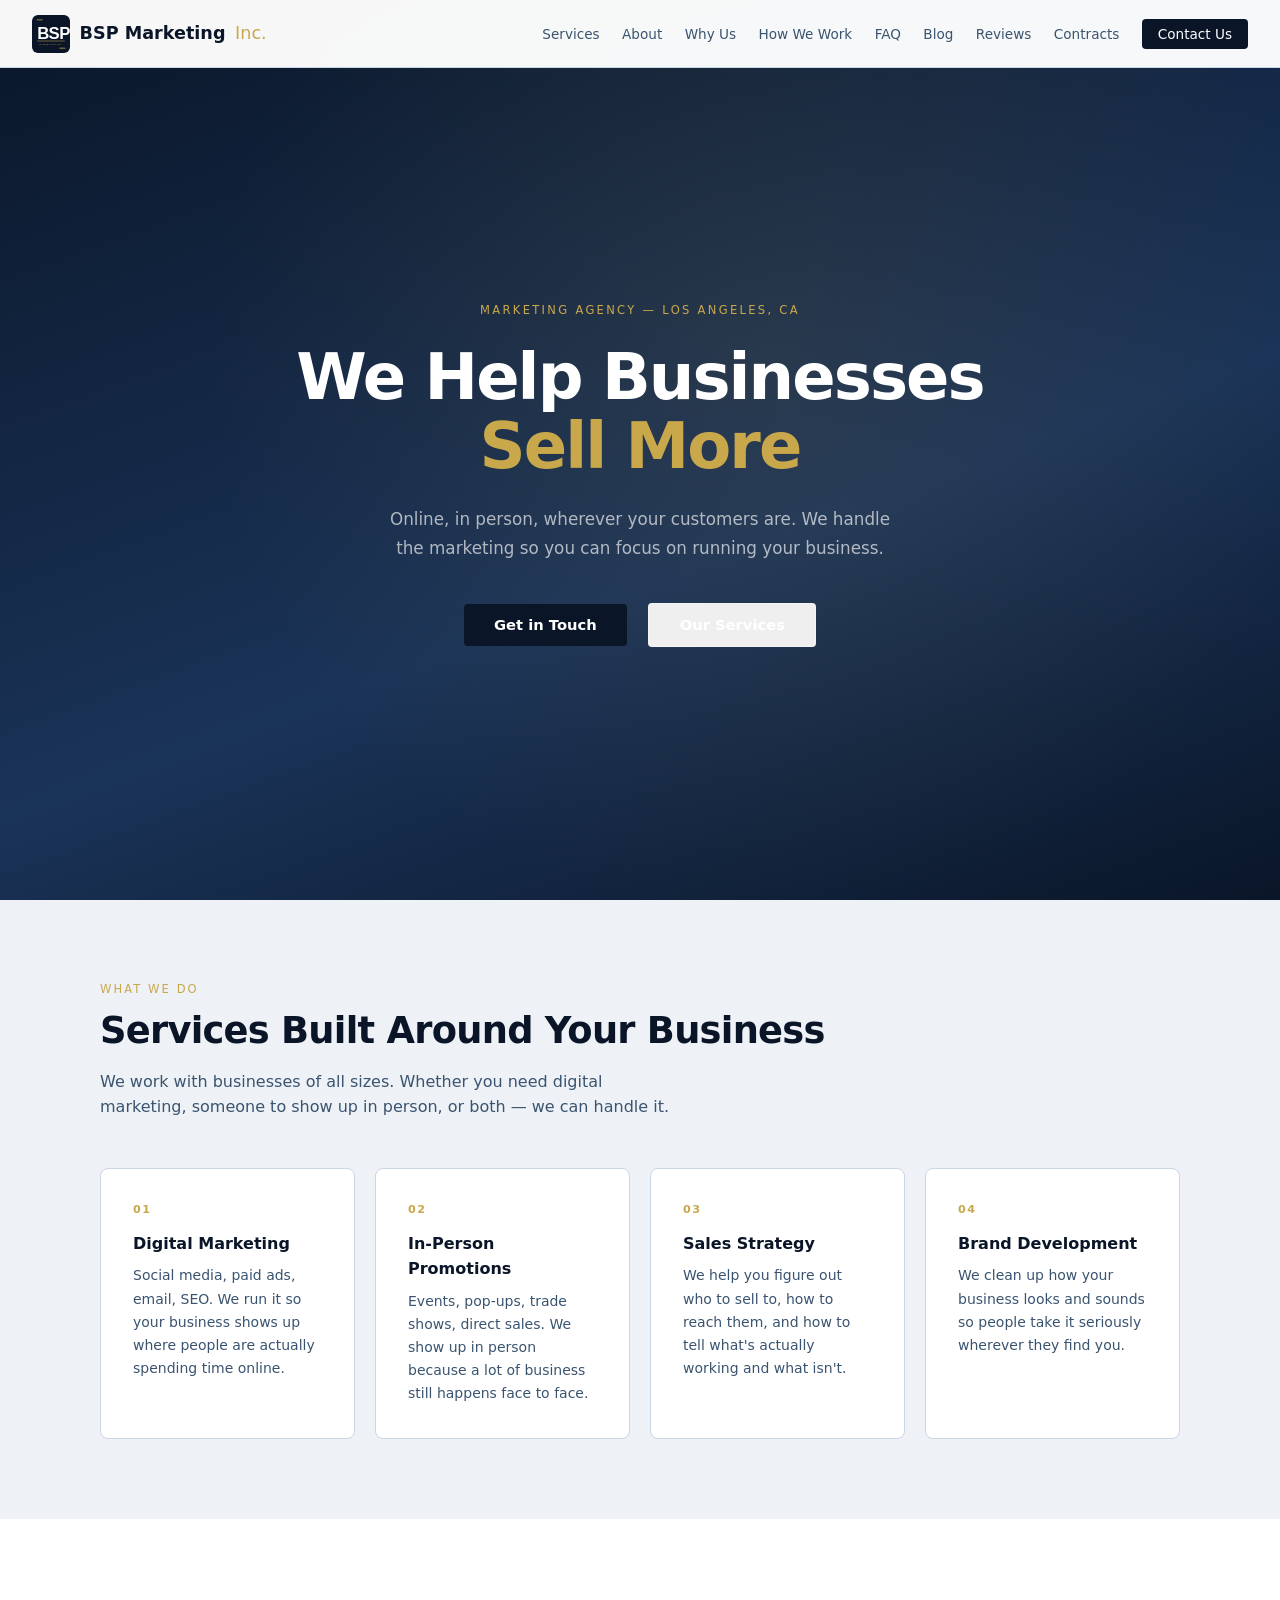
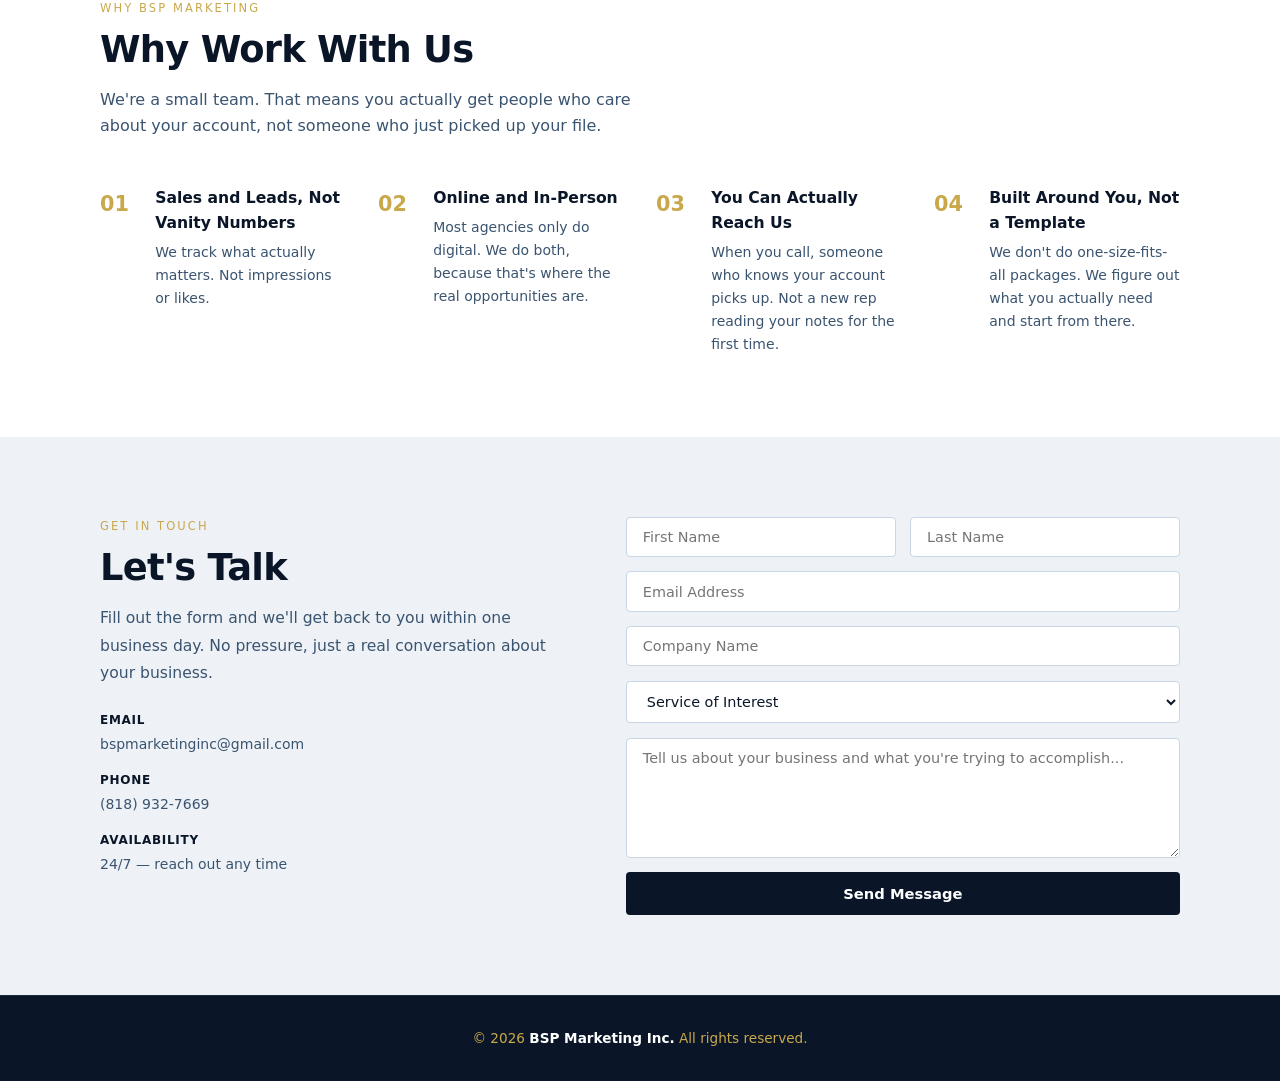
<file: index.html>
<!DOCTYPE html>
<html lang="en">
<head>
  <meta charset="UTF-8" />
  <meta name="viewport" content="width=device-width, initial-scale=1.0" />
  <title>BSP Marketing Inc.</title>
  <style>
    *, *::before, *::after { box-sizing: border-box; margin: 0; padding: 0; }

    :root {
      --white: #ffffff;
      --off-white: #eef2f7;
      --light-gray: #c8d6e5;
      --mid-gray: #c9a84c;
      --dark: #0a1628;
      --accent: #c9a84c;
      --accent-light: #3a5470;
    }

    html { scroll-behavior: smooth; }

    body {
      font-family: 'Segoe UI', system-ui, -apple-system, sans-serif;
      color: var(--dark);
      background: var(--white);
      line-height: 1.6;
    }

    /* NAV */
    nav {
      position: fixed;
      top: 0; left: 0; right: 0;
      z-index: 1000;
      background: rgba(255,255,255,0.97);
      backdrop-filter: blur(8px);
      border-bottom: 1px solid var(--light-gray);
      padding: 0 2rem;
      height: 68px;
      display: flex;
      align-items: center;
      justify-content: space-between;
    }

    .nav-logo {
      font-size: 1.1rem;
      font-weight: 700;
      color: var(--dark);
      text-decoration: none;
      display: flex;
      align-items: center;
      gap: 0.6rem;
      cursor: pointer;
      white-space: nowrap;
    }
    .nav-logo span { color: var(--accent); font-weight: 400; }

    .nav-links {
      display: flex;
      gap: 1.4rem;
      list-style: none;
      align-items: center;
    }
    .nav-links a {
      text-decoration: none;
      font-size: 0.85rem;
      color: var(--accent-light);
      transition: color 0.2s;
      cursor: pointer;
      white-space: nowrap;
    }
    .nav-links a:hover { color: var(--dark); }
    .nav-links a.active { color: var(--dark); font-weight: 600; }
    .nav-cta {
      background: var(--dark) !important;
      color: var(--white) !important;
      padding: 0.45rem 1rem;
      border-radius: 4px;
    }
    .nav-cta:hover { background: var(--accent-light) !important; }

    .hamburger {
      display: none;
      flex-direction: column;
      gap: 5px;
      cursor: pointer;
      padding: 6px;
      background: none;
      border: none;
    }
    .hamburger span {
      display: block;
      width: 22px;
      height: 2px;
      background: var(--dark);
      border-radius: 2px;
      transition: all 0.25s;
    }

    @media (max-width: 960px) {
      .nav-links {
        display: none;
        position: absolute;
        top: 68px; left: 0; right: 0;
        flex-direction: column;
        align-items: stretch;
        gap: 0;
        background: var(--white);
        border-bottom: 1px solid var(--light-gray);
        padding: 0.5rem 0;
        box-shadow: 0 4px 12px rgba(0,0,0,0.08);
      }
      .nav-links.open { display: flex; }
      .nav-links li { border-bottom: 1px solid var(--off-white); }
      .nav-links li:last-child { border: none; }
      .nav-links a {
        display: block;
        padding: 0.85rem 2rem;
        font-size: 0.95rem;
      }
      .nav-cta {
        margin: 0.5rem 1.5rem;
        text-align: center;
        border-radius: 4px;
        display: block;
      }
      .hamburger { display: flex; }
    }

    /* PAGES */
    .page { display: none; }
    .page.active { display: block; }

    /* ANIMATIONS - only on scroll, not on page switch */
    .reveal, .reveal-left, .reveal-right {
      opacity: 0;
      transform: translateY(32px);
      transition: opacity 0.65s ease, transform 0.65s ease;
    }
    .reveal-left { transform: translateX(-40px); }
    .reveal-right { transform: translateX(40px); }
    .reveal.visible, .reveal-left.visible, .reveal-right.visible {
      opacity: 1;
      transform: none;
    }
    .stagger > * {
      opacity: 0;
      transform: translateY(24px);
      transition: opacity 0.5s ease, transform 0.5s ease;
    }
    .stagger.visible > *:nth-child(1) { opacity:1; transform:none; transition-delay:0s; }
    .stagger.visible > *:nth-child(2) { opacity:1; transform:none; transition-delay:0.08s; }
    .stagger.visible > *:nth-child(3) { opacity:1; transform:none; transition-delay:0.16s; }
    .stagger.visible > *:nth-child(4) { opacity:1; transform:none; transition-delay:0.24s; }
    .stagger.visible > *:nth-child(5) { opacity:1; transform:none; transition-delay:0.32s; }
    .stagger.visible > *:nth-child(6) { opacity:1; transform:none; transition-delay:0.4s; }

    /* no-anim: skip transitions for instant page switching */
    .no-anim, .no-anim * { transition: none !important; }

    /* SHARED */
    .page-hero {
      padding: 10rem 2rem 5rem;
      background: var(--off-white);
      text-align: center;
    }
    .page-hero .eyebrow {
      font-size: 0.72rem;
      letter-spacing: 0.18em;
      text-transform: uppercase;
      color: var(--mid-gray);
      margin-bottom: 1rem;
    }
    .page-hero h1 {
      font-size: clamp(2rem, 5vw, 3.4rem);
      font-weight: 700;
      letter-spacing: -0.02em;
      line-height: 1.12;
      margin-bottom: 1.25rem;
    }
    .page-hero p {
      font-size: 1.05rem;
      color: var(--accent-light);
      max-width: 560px;
      margin: 0 auto;
    }

    section { padding: 5rem 2rem; }
    .section-inner { max-width: 1080px; margin: 0 auto; }
    .section-label {
      display: block;
      font-size: 0.72rem;
      letter-spacing: 0.18em;
      text-transform: uppercase;
      color: var(--mid-gray);
      margin-bottom: 0.75rem;
    }
    .section-title {
      font-size: clamp(1.7rem, 4vw, 2.3rem);
      font-weight: 700;
      letter-spacing: -0.02em;
      line-height: 1.15;
      margin-bottom: 1rem;
    }
    .section-sub {
      font-size: 1rem;
      color: var(--accent-light);
      max-width: 580px;
      margin-bottom: 3rem;
    }

    .cta-banner {
      background: var(--dark);
      text-align: center;
      padding: 5rem 2rem;
    }
    .cta-banner h2 {
      font-size: clamp(1.7rem, 4vw, 2.3rem);
      font-weight: 700;
      color: var(--white);
      letter-spacing: -0.02em;
      margin-bottom: 1rem;
    }
    .cta-banner p { font-size: 1rem; color: var(--mid-gray); margin-bottom: 2rem; }

    .btn {
      display: inline-block;
      padding: 0.8rem 1.9rem;
      border-radius: 4px;
      font-size: 0.92rem;
      font-weight: 600;
      text-decoration: none;
      transition: all 0.2s;
      cursor: pointer;
      border: none;
      font-family: inherit;
    }
    .btn-dark { background: var(--dark); color: var(--white); }
    .btn-dark:hover { background: var(--accent-light); }
    .btn-outline { border: 1.5px solid rgba(255,255,255,0.35); color: var(--white); margin-left: 1rem; }
    .btn-outline:hover { border-color: var(--white); }
    .btn-white { background: var(--white); color: var(--dark); }
    .btn-white:hover { background: var(--off-white); }
    .btn-outline-white { border: 1.5px solid rgba(255,255,255,0.3); color: var(--white); margin-left: 1rem; }
    .btn-outline-white:hover { border-color: var(--white); }

    footer {
      background: var(--dark);
      color: var(--mid-gray);
      text-align: center;
      padding: 2rem;
      font-size: 0.85rem;
      border-top: 1px solid rgba(255,255,255,0.08);
    }
    footer strong { color: var(--white); }

    /* ── HOME ── */
    .hero {
      min-height: 100vh;
      display: flex;
      align-items: center;
      justify-content: center;
      background: linear-gradient(160deg, #0a1628 0%, #1a3358 60%, #0a1628 100%);
      text-align: center;
      padding: 8rem 2rem 5rem;
      position: relative;
      overflow: hidden;
    }
    .hero::before {
      content: '';
      position: absolute;
      inset: 0;
      background: radial-gradient(circle at 60% 40%, rgba(201,168,76,0.1) 0%, transparent 60%);
    }
    .hero-inner { position: relative; max-width: 800px; }
    .hero-eyebrow {
      font-size: 0.72rem;
      letter-spacing: 0.2em;
      text-transform: uppercase;
      color: var(--accent);
      margin-bottom: 1.5rem;
    }
    .hero-title {
      font-size: clamp(2.4rem, 6vw, 4rem);
      font-weight: 800;
      letter-spacing: -0.03em;
      line-height: 1.08;
      color: var(--white);
      margin-bottom: 1.5rem;
    }
    .hero-title em { color: var(--accent); font-style: normal; }
    .hero-sub {
      font-size: 1.05rem;
      color: rgba(255,255,255,0.65);
      max-width: 520px;
      margin: 0 auto 2.5rem;
      line-height: 1.7;
    }

    .services-grid {
      display: grid;
      grid-template-columns: repeat(auto-fit, minmax(220px, 1fr));
      gap: 1.25rem;
    }
    .service-card {
      background: var(--white);
      border: 1px solid var(--light-gray);
      border-radius: 8px;
      padding: 2rem;
      transition: box-shadow 0.2s;
    }
    .service-card:hover { box-shadow: 0 6px 20px rgba(0,0,0,0.07); }
    .service-num {
      font-size: 0.7rem;
      font-weight: 700;
      letter-spacing: 0.12em;
      color: var(--accent);
      text-transform: uppercase;
      margin-bottom: 0.75rem;
    }
    .service-card h3 { font-size: 1rem; font-weight: 700; margin-bottom: 0.5rem; }
    .service-card p { font-size: 0.875rem; color: var(--accent-light); line-height: 1.65; }

    .why-grid {
      display: grid;
      grid-template-columns: repeat(auto-fit, minmax(240px, 1fr));
      gap: 2rem;
    }
    .why-item { display: flex; gap: 1.25rem; align-items: flex-start; }
    .why-number {
      font-size: 1.3rem;
      font-weight: 800;
      color: var(--accent);
      min-width: 2.2rem;
      padding-top: 0.1rem;
    }
    .why-item h3 { font-size: 0.975rem; font-weight: 700; margin-bottom: 0.3rem; }
    .why-item p { font-size: 0.875rem; color: var(--accent-light); line-height: 1.65; }

    .contact-wrap {
      display: grid;
      grid-template-columns: 1fr 1.2fr;
      gap: 4rem;
      align-items: start;
    }
    @media (max-width: 760px) { .contact-wrap { grid-template-columns: 1fr; gap: 2.5rem; } }

    .contact-info p { font-size: 0.975rem; color: var(--accent-light); line-height: 1.75; margin-bottom: 1.5rem; }
    .contact-detail { display: flex; flex-direction: column; gap: 1rem; }
    .contact-detail span { font-size: 0.875rem; color: var(--accent-light); }
    .contact-detail strong { display: block; color: var(--dark); font-size: 0.75rem; letter-spacing: 0.06em; text-transform: uppercase; margin-bottom: 0.15rem; }

    form { display: flex; flex-direction: column; gap: 0.9rem; }
    .form-row { display: grid; grid-template-columns: 1fr 1fr; gap: 0.9rem; }
    @media (max-width: 500px) { .form-row { grid-template-columns: 1fr; } }
    form input, form select, form textarea {
      width: 100%;
      padding: 0.7rem 1rem;
      border: 1px solid var(--light-gray);
      border-radius: 4px;
      font-size: 0.9rem;
      font-family: inherit;
      background: var(--white);
      color: var(--dark);
      transition: border-color 0.2s;
    }
    form input:focus, form select:focus, form textarea:focus {
      outline: none;
      border-color: var(--dark);
    }
    form textarea { resize: vertical; min-height: 120px; }
    #form-status {
      font-size: 0.85rem;
      padding: 0.6rem 1rem;
      border-radius: 4px;
      display: none;
    }
    #form-status.success { background: #eafaf1; color: #1e7e4c; display: block; }
    #form-status.error { background: #fdf0f0; color: #c0392b; display: block; }

    /* ── ABOUT ── */
    .mission-wrap {
      display: grid;
      grid-template-columns: 1fr 1fr;
      gap: 5rem;
      align-items: center;
    }
    @media (max-width: 700px) { .mission-wrap { grid-template-columns: 1fr; gap: 2.5rem; } }
    .mission-text p { font-size: 0.975rem; color: var(--accent-light); margin-bottom: 1rem; line-height: 1.8; }
    .stat-grid { display: grid; grid-template-columns: 1fr 1fr; gap: 1.25rem; }
    .stat-box {
      background: var(--off-white);
      border: 1px solid var(--light-gray);
      border-radius: 8px;
      padding: 1.5rem;
      text-align: center;
    }
    .stat-box .number { font-size: 2rem; font-weight: 800; color: var(--dark); line-height: 1; margin-bottom: 0.35rem; }
    .stat-box .label { font-size: 0.75rem; color: var(--mid-gray); letter-spacing: 0.06em; text-transform: uppercase; }

    .values-grid {
      display: grid;
      grid-template-columns: repeat(auto-fit, minmax(210px, 1fr));
      gap: 1.25rem;
      margin-top: 3rem;
    }
    .value-card {
      background: var(--white);
      border: 1px solid var(--light-gray);
      border-radius: 8px;
      padding: 1.75rem;
    }
    .value-num { font-size: 0.7rem; font-weight: 700; letter-spacing: 0.12em; color: var(--accent); text-transform: uppercase; margin-bottom: 0.75rem; }
    .value-card h3 { font-size: 0.975rem; font-weight: 700; margin-bottom: 0.4rem; }
    .value-card p { font-size: 0.85rem; color: var(--accent-light); line-height: 1.65; }

    .team-grid {
      display: grid;
      grid-template-columns: repeat(auto-fit, minmax(180px, 1fr));
      gap: 2rem;
      margin-top: 3rem;
    }
    .team-card { text-align: center; }
    .team-avatar {
      width: 80px; height: 80px;
      border-radius: 50%;
      background: var(--dark);
      margin: 0 auto 1rem;
      display: flex; align-items: center; justify-content: center;
      font-size: 1.4rem;
      font-weight: 800;
      color: var(--accent);
      letter-spacing: 0.04em;
    }
    .team-card h3 { font-size: 1rem; font-weight: 700; margin-bottom: 0.2rem; }
    .team-card .role { font-size: 0.78rem; color: var(--mid-gray); letter-spacing: 0.04em; text-transform: uppercase; }

    /* ── WHY US ── */
    .intro-wrap {
      display: grid;
      grid-template-columns: 1fr 1fr;
      gap: 5rem;
      align-items: center;
    }
    @media (max-width: 700px) { .intro-wrap { grid-template-columns: 1fr; gap: 2.5rem; } }
    .intro-text p { font-size: 0.975rem; color: var(--accent-light); line-height: 1.8; margin-bottom: 1rem; }
    .quote-block {
      background: var(--dark);
      border-radius: 8px;
      padding: 2.5rem;
      position: relative;
    }
    .quote-block p { color: var(--white); font-size: 1rem; line-height: 1.7; margin-bottom: 1rem; }
    .quote-block span { color: var(--accent); font-size: 0.82rem; }

    .diff-grid {
      display: grid;
      grid-template-columns: repeat(auto-fit, minmax(270px, 1fr));
      gap: 1.25rem;
      margin-top: 3rem;
    }
    .diff-card {
      background: var(--white);
      border: 1px solid var(--light-gray);
      border-radius: 8px;
      padding: 1.75rem;
      transition: box-shadow 0.2s;
    }
    .diff-card:hover { box-shadow: 0 6px 20px rgba(0,0,0,0.07); }
    .diff-num { font-size: 0.7rem; font-weight: 700; letter-spacing: 0.12em; color: var(--accent); text-transform: uppercase; margin-bottom: 0.75rem; }
    .diff-card h3 { font-size: 0.975rem; font-weight: 700; margin-bottom: 0.4rem; }
    .diff-card p { font-size: 0.85rem; color: var(--accent-light); line-height: 1.65; }

    .table-wrap { overflow-x: auto; margin-top: 2rem; border-radius: 8px; border: 1px solid var(--light-gray); }
    table { width: 100%; border-collapse: collapse; font-size: 0.875rem; min-width: 540px; }
    thead { background: var(--dark); color: var(--white); }
    th { padding: 1rem 1.25rem; text-align: left; font-weight: 600; letter-spacing: 0.02em; }
    td { padding: 0.85rem 1.25rem; border-bottom: 1px solid var(--light-gray); }
    tr:last-child td { border-bottom: none; }
    tr:nth-child(even) { background: var(--off-white); }
    .check { color: #2a9d5c; font-weight: 700; }
    .cross { color: #c0392b; font-weight: 700; }

    /* ── HOW WE WORK ── */
    .location-banner {
      background: var(--dark);
      padding: 1.25rem 2rem;
      text-align: center;
    }
    .location-banner p { color: var(--mid-gray); font-size: 0.9rem; letter-spacing: 0.03em; }
    .location-banner strong { color: var(--white); }

    .steps { position: relative; margin-top: 3.5rem; }
    .steps::before {
      content: '';
      position: absolute;
      left: 2.1rem; top: 0; bottom: 0;
      width: 2px;
      background: var(--light-gray);
    }
    @media (max-width: 500px) { .steps::before { left: 1.4rem; } }
    .step { display: flex; gap: 1.75rem; margin-bottom: 2.75rem; position: relative; }
    .step:last-child { margin-bottom: 0; }
    .step-number {
      width: 4.2rem; height: 4.2rem; min-width: 4.2rem;
      border-radius: 50%;
      background: var(--dark);
      color: var(--white);
      font-size: 1.1rem; font-weight: 800;
      display: flex; align-items: center; justify-content: center;
      position: relative; z-index: 1;
    }
    @media (max-width: 500px) { .step-number { width: 2.8rem; height: 2.8rem; min-width: 2.8rem; font-size: 0.85rem; } }
    .step-content { padding-top: 0.65rem; }
    .step-content h3 { font-size: 1.05rem; font-weight: 700; margin-bottom: 0.4rem; }
    .step-content p { font-size: 0.9rem; color: var(--accent-light); line-height: 1.75; max-width: 560px; }
    .step-tag {
      display: inline-block;
      font-size: 0.68rem; letter-spacing: 0.1em; text-transform: uppercase;
      color: var(--mid-gray);
      background: var(--off-white);
      border: 1px solid var(--light-gray);
      border-radius: 20px;
      padding: 0.18rem 0.7rem;
      margin-bottom: 0.4rem;
    }

    .comm-wrap {
      display: grid;
      grid-template-columns: 1fr 1fr;
      gap: 4rem;
      align-items: start;
      margin-top: 3rem;
    }
    @media (max-width: 700px) { .comm-wrap { grid-template-columns: 1fr; gap: 2rem; } }
    .comm-text p { font-size: 0.975rem; color: var(--accent-light); line-height: 1.8; margin-bottom: 1rem; }
    .comm-cards { display: flex; flex-direction: column; gap: 1rem; }
    .comm-card {
      background: var(--white);
      border: 1px solid var(--light-gray);
      border-radius: 8px;
      padding: 1.25rem 1.5rem;
    }
    .comm-card h4 { font-size: 0.9rem; font-weight: 700; margin-bottom: 0.25rem; }
    .comm-card p { font-size: 0.83rem; color: var(--accent-light); line-height: 1.65; }

    .la-wrap { display: grid; grid-template-columns: 1fr 1fr; gap: 5rem; align-items: center; }
    @media (max-width: 700px) { .la-wrap { grid-template-columns: 1fr; gap: 2.5rem; } }
    .la-text p { font-size: 0.975rem; color: var(--accent-light); line-height: 1.8; margin-bottom: 1rem; }
    .la-map {
      background: var(--off-white);
      border: 1px solid var(--light-gray);
      border-radius: 12px;
      padding: 3rem 2rem;
      text-align: center;
    }
    .la-map .pin { font-size: 2.5rem; margin-bottom: 0.75rem; }
    .la-map p { font-size: 1.05rem; font-weight: 700; margin-bottom: 0.35rem; }
    .la-map span { font-size: 0.83rem; color: var(--accent-light); }

    /* ── FAQ ── */
    .faq-inner { max-width: 720px; margin: 0 auto; padding: 5rem 2rem; }
    .faq-category { margin-bottom: 3rem; }
    .faq-category-label {
      font-size: 0.72rem;
      letter-spacing: 0.18em;
      text-transform: uppercase;
      color: var(--mid-gray);
      margin-bottom: 1rem;
      padding-bottom: 0.75rem;
      border-bottom: 1px solid var(--light-gray);
    }
    .faq-item { border-bottom: 1px solid var(--light-gray); }
    .faq-question {
      width: 100%;
      background: none;
      border: none;
      display: flex;
      justify-content: space-between;
      align-items: center;
      padding: 1.1rem 0;
      font-size: 0.95rem;
      font-weight: 600;
      color: var(--dark);
      cursor: pointer;
      text-align: left;
      gap: 1rem;
      font-family: inherit;
    }
    .faq-icon { font-size: 1.2rem; color: var(--accent); min-width: 1rem; transition: transform 0.3s; }
    .faq-item.open .faq-icon { transform: rotate(45deg); }
    .faq-answer {
      font-size: 0.9rem;
      color: var(--accent-light);
      line-height: 1.75;
      max-height: 0;
      overflow: hidden;
      transition: max-height 0.35s ease, padding 0.25s;
    }
    .faq-item.open .faq-answer { max-height: 300px; padding-bottom: 1.1rem; }

    /* ── BLOG ── */
    .posts-inner { max-width: 1080px; margin: 0 auto; padding: 0 2rem; }
    .posts-grid {
      display: grid;
      grid-template-columns: repeat(auto-fit, minmax(250px, 1fr));
      gap: 1.25rem;
    }
    .post-card {
      background: var(--white);
      border: 1px solid var(--light-gray);
      border-radius: 8px;
      overflow: hidden;
      transition: box-shadow 0.2s;
    }
    .post-card:hover { box-shadow: 0 6px 20px rgba(0,0,0,0.08); }
    .post-thumb {
      background: var(--off-white);
      height: 130px;
      display: flex;
      align-items: center;
      justify-content: center;
      font-size: 2.5rem;
    }
    .post-body { padding: 1.4rem; }
    .post-tag { font-size: 0.68rem; letter-spacing: 0.12em; text-transform: uppercase; color: var(--accent); font-weight: 600; margin-bottom: 0.4rem; }
    .post-title { font-size: 0.95rem; font-weight: 700; margin-bottom: 0.5rem; line-height: 1.4; }
    .post-excerpt { font-size: 0.84rem; color: var(--accent-light); line-height: 1.6; margin-bottom: 0.85rem; }
    .post-link { font-size: 0.82rem; font-weight: 600; color: var(--dark); cursor: pointer; display: block; margin-bottom: 0.85rem; text-decoration: none; }
    .post-link:hover { color: var(--accent); }
    .post-meta { display: flex; justify-content: space-between; font-size: 0.75rem; color: var(--light-gray); }

    #single-post { display: none; }
    .single-inner { max-width: 660px; margin: 0 auto; }
    .back-link { display: inline-block; font-size: 0.85rem; font-weight: 600; color: var(--accent-light); cursor: pointer; margin-bottom: 2rem; text-decoration: none; }
    .back-link:hover { color: var(--dark); }
    .single-tag { font-size: 0.68rem; letter-spacing: 0.12em; text-transform: uppercase; color: var(--accent); font-weight: 600; margin-bottom: 0.6rem; }
    .single-title { font-size: clamp(1.5rem, 4vw, 2.1rem); font-weight: 700; letter-spacing: -0.02em; line-height: 1.2; margin-bottom: 0.6rem; }
    .single-meta { font-size: 0.8rem; color: var(--light-gray); margin-bottom: 2rem; }
    .single-content { font-size: 0.975rem; color: var(--accent-light); line-height: 1.8; }
    .single-content p { margin-bottom: 1.15rem; }
    .single-content h2 { font-size: 1.2rem; font-weight: 700; color: var(--dark); margin: 1.75rem 0 0.65rem; }
    .single-content ul { padding-left: 1.4rem; margin-bottom: 1.15rem; }
    .single-content li { margin-bottom: 0.35rem; }

    /* ── REVIEWS ── */
    .reviews-inner { max-width: 1080px; margin: 0 auto; padding: 0 2rem 2rem; }
    .reviews-grid {
      display: grid;
      grid-template-columns: repeat(auto-fill, minmax(270px, 1fr));
      gap: 1.25rem;
    }
    .review-card {
      background: var(--white);
      border: 1px solid var(--light-gray);
      border-radius: 8px;
      padding: 1.6rem;
    }
    .review-card .stars { color: var(--accent); font-size: 1rem; letter-spacing: 0.06em; margin-bottom: 0.65rem; }
    .review-card .review-text { font-size: 0.9rem; color: var(--accent-light); line-height: 1.7; margin-bottom: 0.85rem; font-style: italic; }
    .review-card .review-author { font-size: 0.85rem; font-weight: 700; color: var(--dark); }
    .review-card .review-company { font-size: 0.78rem; color: var(--mid-gray); margin-top: 0.1rem; }
    .review-date { font-size: 0.72rem; color: var(--light-gray); margin-top: 0.4rem; }
    .no-reviews { text-align: center; padding: 3rem; color: var(--accent-light); }

    .submit-inner { max-width: 680px; margin: 0 auto; padding: 4rem 2rem 5rem; }
    .review-note { font-size: 0.82rem; color: var(--accent-light); background: var(--off-white); border: 1px solid var(--light-gray); border-radius: 6px; padding: 0.75rem 1rem; margin-bottom: 1.5rem; }
    .review-form {
      background: var(--off-white);
      border: 1px solid var(--light-gray);
      border-radius: 10px;
      padding: 2rem;
    }
    .r-row { display: grid; grid-template-columns: 1fr 1fr; gap: 1.1rem; margin-bottom: 1.1rem; }
    @media (max-width: 540px) { .r-row { grid-template-columns: 1fr; } }
    .form-group { display: flex; flex-direction: column; gap: 0.35rem; margin-bottom: 1.1rem; }
    .form-group label { font-size: 0.8rem; font-weight: 600; color: var(--dark); letter-spacing: 0.03em; }
    .review-form input, .review-form textarea {
      padding: 0.7rem 1rem;
      border: 1px solid var(--light-gray);
      border-radius: 4px;
      font-size: 0.88rem;
      font-family: inherit;
      background: var(--white);
      color: var(--dark);
      width: 100%;
    }
    .review-form input:focus, .review-form textarea:focus { outline: none; border-color: var(--dark); }
    .review-form textarea { resize: vertical; min-height: 110px; }

    .star-select { display: flex; gap: 0.4rem; margin-top: 0.25rem; }
    .star-select button {
      background: none; border: none;
      font-size: 1.9rem; color: var(--light-gray);
      cursor: pointer; padding: 0; line-height: 1;
      transition: color 0.12s, transform 0.12s;
    }
    .star-select button:hover, .star-select button.active { color: var(--accent); transform: scale(1.1); }

    .submit-btn {
      width: 100%; padding: 0.95rem;
      background: var(--dark); color: var(--white);
      border: none; border-radius: 4px;
      font-size: 0.95rem; font-weight: 600;
      cursor: pointer; font-family: inherit;
      transition: background 0.2s;
    }
    .submit-btn:hover { background: var(--accent-light); }
    .success-msg { display: none; text-align: center; padding: 2rem; }
    .success-msg .checkmark { font-size: 2.5rem; margin-bottom: 0.75rem; }
    .success-msg h3 { font-size: 1.1rem; font-weight: 700; margin-bottom: 0.4rem; }
    .success-msg p { font-size: 0.88rem; color: var(--accent-light); }

    /* ── CONTRACTS ── */
    .docs-inner { max-width: 840px; margin: 0 auto; padding: 4rem 2rem 5rem; display: flex; flex-direction: column; gap: 0.85rem; }
    .doc-card { border: 1px solid var(--light-gray); border-radius: 8px; overflow: hidden; background: var(--white); }
    .doc-header {
      display: flex; justify-content: space-between; align-items: center;
      padding: 1.1rem 1.4rem; cursor: pointer;
      transition: background 0.2s; user-select: none;
    }
    .doc-header:hover { background: var(--off-white); }
    .doc-header-left { display: flex; align-items: center; gap: 0.85rem; }
    .doc-icon { font-size: 1.4rem; }
    .doc-title { font-size: 0.92rem; font-weight: 700; margin-bottom: 0.1rem; }
    .doc-subtitle { font-size: 0.76rem; color: var(--accent-light); }
    .doc-toggle { font-size: 0.8rem; color: var(--accent-light); transition: transform 0.3s; }
    .doc-card.open .doc-toggle { transform: rotate(180deg); }
    .doc-body { display: none; border-top: 1px solid var(--light-gray); }
    .doc-card.open .doc-body { display: block; }
    .doc-actions { display: flex; gap: 0.6rem; padding: 0.85rem 1.4rem; background: var(--off-white); border-bottom: 1px solid var(--light-gray); }
    .btn-sm { padding: 0.4rem 0.9rem; border: none; border-radius: 4px; font-size: 0.78rem; font-weight: 600; cursor: pointer; font-family: inherit; transition: background 0.2s; }
    .btn-dark-sm { background: var(--dark); color: var(--white); }
    .btn-dark-sm:hover { background: var(--accent-light); }
    .btn-outline-sm { background: var(--white); border: 1px solid var(--light-gray); color: var(--dark); }
    .btn-outline-sm:hover { background: var(--off-white); }
    .doc-content { padding: 1.75rem 1.4rem; font-size: 0.855rem; line-height: 1.8; color: var(--accent-light); }
    .doc-content h2 { font-size: 0.95rem; text-align: center; color: var(--dark); margin-bottom: 0.2rem; }
    .doc-tagline { text-align: center; font-size: 0.75rem; color: var(--mid-gray); margin-bottom: 1.4rem; }
    .doc-content h3 { font-size: 0.84rem; font-weight: 700; color: var(--dark); margin: 1.15rem 0 0.35rem; padding-bottom: 0.2rem; border-bottom: 1px solid var(--light-gray); }
    .doc-content ul { padding-left: 1.3rem; margin: 0.4rem 0; }
    .doc-content li { margin-bottom: 0.25rem; }
    .field-line { display: inline-block; border-bottom: 1px solid #999; min-width: 160px; }
    .field-block { border: 1px solid var(--light-gray); min-height: 1.7rem; margin: 0.2rem 0 0.4rem; padding: 0.2rem 0.4rem; border-radius: 3px; background: var(--off-white); display: block; }
    .checkbox-row { display: flex; align-items: center; gap: 0.4rem; margin: 0.2rem 0; }
    .sig-grid { display: grid; grid-template-columns: 1fr 1fr; gap: 2rem; margin-top: 1.75rem; padding-top: 1.25rem; border-top: 1px solid var(--light-gray); }
    .sig-block p { font-weight: 700; color: var(--dark); margin-bottom: 0.65rem; }
    .sig-line { border-bottom: 1px solid #999; height: 1.8rem; margin-bottom: 0.2rem; }
    .sig-label { font-size: 0.72rem; color: var(--mid-gray); }
  </style>
</head>
<body>

<!-- NAV -->
<nav>
  <div class="nav-logo" onclick="showPage('home')">
    <img src="logo.svg" height="38" width="38" style="border-radius:6px;" alt="BSP">
    BSP Marketing <span>Inc.</span>
  </div>
  <button class="hamburger" onclick="toggleMenu()" aria-label="Menu">
    <span></span><span></span><span></span>
  </button>
  <ul class="nav-links" id="nav-links">
    <li><a onclick="showPage('home')" data-page="home">Services</a></li>
    <li><a onclick="showPage('about')" data-page="about">About</a></li>
    <li><a onclick="showPage('why')" data-page="why">Why Us</a></li>
    <li><a onclick="showPage('how')" data-page="how">How We Work</a></li>
    <li><a onclick="showPage('faq')" data-page="faq">FAQ</a></li>
    <li><a onclick="showPage('blog')" data-page="blog">Blog</a></li>
    <li><a onclick="showPage('reviews')" data-page="reviews">Reviews</a></li>
    <li><a onclick="showPage('contracts')" data-page="contracts">Contracts</a></li>
    <li><a onclick="showPage('home'); setTimeout(()=>document.getElementById('contact').scrollIntoView({behavior:'smooth'}),60)" class="nav-cta">Contact Us</a></li>
  </ul>
</nav>

<!-- ════ HOME ════ -->
<div class="page active" id="page-home">

  <section class="hero">
    <div class="hero-inner">
      <p class="hero-eyebrow reveal">Marketing Agency — Los Angeles, CA</p>
      <h1 class="hero-title reveal" style="transition-delay:.15s">We Help Businesses<br><em>Sell More</em></h1>
      <p class="hero-sub reveal" style="transition-delay:.3s">Online, in person, wherever your customers are. We handle the marketing so you can focus on running your business.</p>
      <div class="reveal" style="transition-delay:.45s">
        <button onclick="document.getElementById('contact').scrollIntoView({behavior:'smooth'})" class="btn btn-dark">Get in Touch</button>
        <button onclick="document.getElementById('services').scrollIntoView({behavior:'smooth'})" class="btn btn-outline">Our Services</button>
      </div>
    </div>
  </section>

  <section id="services" style="background:var(--off-white);">
    <div class="section-inner">
      <span class="section-label reveal">What We Do</span>
      <h2 class="section-title reveal" style="transition-delay:.1s">Services Built Around Your Business</h2>
      <p class="section-sub reveal" style="transition-delay:.2s">We work with businesses of all sizes. Whether you need digital marketing, someone to show up in person, or both — we can handle it.</p>
      <div class="services-grid stagger">
        <div class="service-card">
          <div class="service-num">01</div>
          <h3>Digital Marketing</h3>
          <p>Social media, paid ads, email, SEO. We run it so your business shows up where people are actually spending time online.</p>
        </div>
        <div class="service-card">
          <div class="service-num">02</div>
          <h3>In-Person Promotions</h3>
          <p>Events, pop-ups, trade shows, direct sales. We show up in person because a lot of business still happens face to face.</p>
        </div>
        <div class="service-card">
          <div class="service-num">03</div>
          <h3>Sales Strategy</h3>
          <p>We help you figure out who to sell to, how to reach them, and how to tell what's actually working and what isn't.</p>
        </div>
        <div class="service-card">
          <div class="service-num">04</div>
          <h3>Brand Development</h3>
          <p>We clean up how your business looks and sounds so people take it seriously wherever they find you.</p>
        </div>
      </div>
    </div>
  </section>

  <section id="why" style="background:var(--white);">
    <div class="section-inner">
      <span class="section-label reveal">Why BSP Marketing</span>
      <h2 class="section-title reveal" style="transition-delay:.1s">Why Work With Us</h2>
      <p class="section-sub reveal" style="transition-delay:.2s">We're a small team. That means you actually get people who care about your account, not someone who just picked up your file.</p>
      <div class="why-grid stagger">
        <div class="why-item">
          <span class="why-number">01</span>
          <div>
            <h3>Sales and Leads, Not Vanity Numbers</h3>
            <p>We track what actually matters. Not impressions or likes.</p>
          </div>
        </div>
        <div class="why-item">
          <span class="why-number">02</span>
          <div>
            <h3>Online and In-Person</h3>
            <p>Most agencies only do digital. We do both, because that's where the real opportunities are.</p>
          </div>
        </div>
        <div class="why-item">
          <span class="why-number">03</span>
          <div>
            <h3>You Can Actually Reach Us</h3>
            <p>When you call, someone who knows your account picks up. Not a new rep reading your notes for the first time.</p>
          </div>
        </div>
        <div class="why-item">
          <span class="why-number">04</span>
          <div>
            <h3>Built Around You, Not a Template</h3>
            <p>We don't do one-size-fits-all packages. We figure out what you actually need and start from there.</p>
          </div>
        </div>
      </div>
    </div>
  </section>

  <section id="contact" style="background:var(--off-white);">
    <div class="section-inner">
      <div class="contact-wrap">
        <div class="contact-info reveal-left">
          <span class="section-label">Get in Touch</span>
          <h2 class="section-title">Let's Talk</h2>
          <p>Fill out the form and we'll get back to you within one business day. No pressure, just a real conversation about your business.</p>
          <div class="contact-detail">
            <span><strong>Email</strong>bspmarketinginc@gmail.com</span>
            <span><strong>Phone</strong>(818) 932-7669</span>
            <span><strong>Availability</strong>24/7 — reach out any time</span>
          </div>
        </div>
        <form id="contact-form" class="reveal-right">
          <div class="form-row">
            <input type="text" name="first_name" placeholder="First Name" required />
            <input type="text" name="last_name" placeholder="Last Name" required />
          </div>
          <input type="email" name="email" placeholder="Email Address" required />
          <input type="text" name="company" placeholder="Company Name" />
          <select name="service">
            <option value="" disabled selected>Service of Interest</option>
            <option>Digital Marketing</option>
            <option>In-Person Promotions</option>
            <option>Sales Strategy</option>
            <option>Brand Development</option>
            <option>Other</option>
          </select>
          <textarea name="message" placeholder="Tell us about your business and what you're trying to accomplish..."></textarea>
          <input type="hidden" name="_subject" value="New contact form submission — BSP website" />
          <input type="text" name="_gotcha" style="display:none" tabindex="-1" autocomplete="off" />
          <div id="form-status"></div>
          <button type="submit" class="btn btn-dark" id="contact-submit">Send Message</button>
        </form>
      </div>
    </div>
  </section>

  <footer><p>&copy; 2026 <strong>BSP Marketing Inc.</strong> All rights reserved.</p></footer>
</div>

<!-- ════ ABOUT ════ -->
<div class="page" id="page-about">
  <div class="page-hero">
    <p class="eyebrow reveal">Our Story</p>
    <h1 class="reveal" style="transition-delay:.15s">Built to Help Businesses Grow</h1>
    <p class="reveal" style="transition-delay:.3s">BSP Marketing started because most agencies weren't actually doing their job. We wanted to build something different.</p>
  </div>

  <section style="background:var(--white);">
    <div class="section-inner">
      <div class="mission-wrap">
        <div class="mission-text reveal-left">
          <span class="section-label">Our Mission</span>
          <h2 class="section-title">We Help Businesses Sell More</h2>
          <p>We work with businesses on both the online and in-person side of marketing. We're small enough that you actually matter to us, and we've been doing this long enough to know what works.</p>
          <p>Whether that means running your ads, managing your social media, or showing up to an event in person, we handle it.</p>
        </div>
        <div class="stat-grid reveal-right">
          <div class="stat-box"><div class="number">2</div><div class="label">Clients Served</div></div>
          <div class="stat-box"><div class="number">2+</div><div class="label">Years Experience</div></div>
          <div class="stat-box"><div class="number">2x</div><div class="label">Avg. ROI</div></div>
          <div class="stat-box"><div class="number">24/7</div><div class="label">Availability</div></div>
        </div>
      </div>
    </div>
  </section>

  <section style="background:var(--off-white);">
    <div class="section-inner">
      <span class="section-label reveal">What Drives Us</span>
      <h2 class="section-title reveal" style="transition-delay:.1s">How We Operate</h2>
      <div class="values-grid stagger">
        <div class="value-card">
          <div class="value-num">01</div>
          <h3>Sales and Leads First</h3>
          <p>We track actual results. Sales, leads, customers through the door. Not follower counts or impressions.</p>
        </div>
        <div class="value-card">
          <div class="value-num">02</div>
          <h3>We Treat It Like Our Business</h3>
          <p>We're the kind of agency that texts you back at 10pm. Your business matters to us. That's not something you hear from most agencies, but it's the truth.</p>
        </div>
        <div class="value-card">
          <div class="value-num">03</div>
          <h3>We Try Things</h3>
          <p>We'll test ideas most agencies won't bother with. If something isn't working, we change it. We don't just run the same playbook every time.</p>
        </div>
        <div class="value-card">
          <div class="value-num">04</div>
          <h3>No Runaround</h3>
          <p>You'll always know where your money went and what we did with it. No vague reports, no dodging questions.</p>
        </div>
      </div>
    </div>
  </section>

  <section style="background:var(--white);">
    <div class="section-inner">
      <span class="section-label reveal">The People Behind BSP</span>
      <h2 class="section-title reveal" style="transition-delay:.1s">Meet Our Team</h2>
      <div class="team-grid stagger">
        <div class="team-card">
          <div class="team-avatar">BP</div>
          <h3>Billy Payne</h3>
          <p class="role">Founder, CEO &amp; Marketing Lead</p>
        </div>
        <div class="team-card">
          <div class="team-avatar">MK</div>
          <h3>Matthew Kim</h3>
          <p class="role">Sales Director</p>
        </div>
      </div>
    </div>
  </section>

  <div class="cta-banner">
    <h2 class="reveal">Ready to Work Together?</h2>
    <p class="reveal" style="transition-delay:.15s">Reach out and let's talk about what we can do for your business.</p>
    <div class="reveal" style="transition-delay:.3s">
      <button onclick="showPage('home'); setTimeout(()=>document.getElementById('contact').scrollIntoView({behavior:'smooth'}),60)" class="btn btn-white">Get in Touch</button>
      <button onclick="showPage('home'); setTimeout(()=>document.getElementById('services').scrollIntoView({behavior:'smooth'}),60)" class="btn btn-outline-white">View Services</button>
    </div>
  </div>

  <footer><p>&copy; 2026 <strong>BSP Marketing Inc.</strong> All rights reserved.</p></footer>
</div>

<!-- ════ WHY US ════ -->
<div class="page" id="page-why">
  <div class="page-hero">
    <p class="eyebrow reveal">The BSP Difference</p>
    <h1 class="reveal" style="transition-delay:.15s">Most Agencies Do the Minimum.<br><em style="font-style:normal;color:var(--accent);">We Don't.</em></h1>
    <p class="reveal" style="transition-delay:.3s">When you sign with BSP Marketing, you're not getting a vendor. You're getting a team that treats your business like it's their own.</p>
  </div>

  <section style="background:var(--white);">
    <div class="section-inner">
      <div class="intro-wrap">
        <div class="intro-text reveal-left">
          <span class="section-label">Why It Matters</span>
          <h2 class="section-title">Most Agencies Sign You and Then Disappear</h2>
          <p>You've probably dealt with it. Big pitch, signed a contract, then you're talking to a different person every time you call. Nothing gets done on time, the results aren't there, and you're still paying every month.</p>
          <p>That's not how we operate. The people who brought you on are the same people doing the work. You have our numbers. We pick up.</p>
          <p>We'd rather have a small number of clients we're proud of than a long list we can't keep up with.</p>
        </div>
        <div class="reveal-right">
          <div class="quote-block">
            <p>"We're not here to just run your ads and send a report at the end of the month. We actually care if your business grows."</p>
            <span>- Billy Payne, Founder &amp; CEO</span>
          </div>
        </div>
      </div>
    </div>
  </section>

  <section style="background:var(--off-white);">
    <div class="section-inner">
      <span class="section-label reveal">What Sets Us Apart</span>
      <h2 class="section-title reveal" style="transition-delay:.1s">Here's What Makes Us Different</h2>
      <div class="diff-grid stagger">
        <div class="diff-card">
          <div class="diff-num">01</div>
          <h3>We're Available 24/7</h3>
          <p>Something comes up at 10pm? Text us. Need something changed before tomorrow? Done. We don't have office hours.</p>
        </div>
        <div class="diff-card">
          <div class="diff-num">02</div>
          <h3>We Run Your Social Media</h3>
          <p>We handle everything. What to post, when to post it, how to grow your following. You don't have to touch it if you don't want to.</p>
        </div>
        <div class="diff-card">
          <div class="diff-num">03</div>
          <h3>Online and In-Person</h3>
          <p>Most agencies only do digital. We do both. Events, pop-ups, direct sales. We go wherever the customers are.</p>
        </div>
        <div class="diff-card">
          <div class="diff-num">04</div>
          <h3>We Do More Than What's Asked</h3>
          <p>If we see something that could help your business, we bring it up. We don't wait to be told.</p>
        </div>
        <div class="diff-card">
          <div class="diff-num">05</div>
          <h3>You're Not a Number</h3>
          <p>Big agencies have hundreds of clients. We don't. When you call, we know who you are and what's going on with your account.</p>
        </div>
        <div class="diff-card">
          <div class="diff-num">06</div>
          <h3>We Work Around Your Schedule</h3>
          <p>Mornings, evenings, weekends. We can meet in person in LA or jump on a call. Just let us know.</p>
        </div>
      </div>
    </div>
  </section>

  <section style="background:var(--white);">
    <div class="section-inner">
      <span class="section-label reveal">See the Difference</span>
      <h2 class="section-title reveal" style="transition-delay:.1s">BSP vs. The Typical Agency</h2>
      <div class="table-wrap reveal" style="transition-delay:.2s">
        <table>
          <thead><tr><th>Feature</th><th>BSP Marketing Inc.</th><th>Typical Agency</th></tr></thead>
          <tbody>
            <tr><td>24-Hour Availability</td><td><span class="check">Yes</span> — always on</td><td><span class="cross">No</span> — business hours only</td></tr>
            <tr><td>Social Media Management</td><td><span class="check">Yes</span> — full-service</td><td><span class="cross">Often</span> add-on or outsourced</td></tr>
            <tr><td>In-Person Promotions</td><td><span class="check">Yes</span> — included</td><td><span class="cross">No</span> — digital only</td></tr>
            <tr><td>Direct Access to Your Team</td><td><span class="check">Yes</span> — always</td><td><span class="cross">No</span> — routed through account managers</td></tr>
            <tr><td>Personalized Strategy</td><td><span class="check">Yes</span> — built for your business</td><td><span class="cross">No</span> — same template every time</td></tr>
            <tr><td>Proactive Communication</td><td><span class="check">Yes</span> — we reach out first</td><td><span class="cross">No</span> — you chase updates</td></tr>
            <tr><td>Flexible Meeting Times</td><td><span class="check">Yes</span> — any day, any time</td><td><span class="cross">No</span> — scheduled business hours only</td></tr>
          </tbody>
        </table>
      </div>
    </div>
  </section>

  <div class="cta-banner">
    <h2 class="reveal">Ready to Work With a Team That Shows Up?</h2>
    <p class="reveal" style="transition-delay:.15s">No pressure, no obligation. Just a real conversation about your business.</p>
    <div class="reveal" style="transition-delay:.3s">
      <button onclick="showPage('home'); setTimeout(()=>document.getElementById('contact').scrollIntoView({behavior:'smooth'}),60)" class="btn btn-white">Get in Touch</button>
      <button onclick="showPage('about')" class="btn btn-outline-white">Meet the Team</button>
    </div>
  </div>

  <footer><p>&copy; 2026 <strong>BSP Marketing Inc.</strong> All rights reserved.</p></footer>
</div>

<!-- ════ HOW WE WORK ════ -->
<div class="page" id="page-how">
  <div class="page-hero">
    <p class="eyebrow reveal">Our Process</p>
    <h1 class="reveal" style="transition-delay:.15s">Simple, Transparent,<br>Built Around You</h1>
    <p class="reveal" style="transition-delay:.3s">From the first conversation to ongoing results, here's exactly what it looks like to work with us.</p>
  </div>

  <div class="location-banner">
    <p>Based in <strong>Los Angeles, California</strong> — serving clients locally and beyond</p>
  </div>

  <section style="background:var(--white);padding:6rem 2rem;">
    <div class="section-inner">
      <span class="section-label reveal">Step by Step</span>
      <h2 class="section-title reveal" style="transition-delay:.1s">How We Get Started</h2>
      <div class="steps">
        <div class="step reveal">
          <div class="step-number">01</div>
          <div class="step-content">
            <span class="step-tag">Discovery</span>
            <h3>We Sit Down and Listen</h3>
            <p>We meet with you — in person or on a call — and just talk. What do you sell, who are you trying to reach, what's worked and what hasn't. We listen before we do anything else.</p>
          </div>
        </div>
        <div class="step reveal" style="transition-delay:.1s">
          <div class="step-number">02</div>
          <div class="step-content">
            <span class="step-tag">Goal Setting</span>
            <h3>We Define What You Want and When</h3>
            <p>Once we understand your business, we nail down what you're trying to accomplish and when. We'll be straight with you about what's realistic.</p>
          </div>
        </div>
        <div class="step reveal" style="transition-delay:.2s">
          <div class="step-number">03</div>
          <div class="step-content">
            <span class="step-tag">Strategy</span>
            <h3>We Build Your Plan</h3>
            <p>We put together a plan built around your specific situation. Not a template we use for everyone. Then we get what we need from you and get moving.</p>
          </div>
        </div>
        <div class="step reveal" style="transition-delay:.3s">
          <div class="step-number">04</div>
          <div class="step-content">
            <span class="step-tag">Execution</span>
            <h3>We Handle It</h3>
            <p>Social media, campaigns, content, in-person. Whatever we agreed on, we take it from there so you don't have to.</p>
          </div>
        </div>
        <div class="step reveal" style="transition-delay:.4s">
          <div class="step-number">05</div>
          <div class="step-content">
            <span class="step-tag">Ongoing</span>
            <h3>You Hear From Us Every Week</h3>
            <p>Every week you get a straightforward update — what we did, what's next, how things are tracking. No surprises.</p>
          </div>
        </div>
      </div>
    </div>
  </section>

  <section style="background:var(--off-white);padding:6rem 2rem;">
    <div class="section-inner">
      <span class="section-label reveal">Staying in Touch</span>
      <h2 class="section-title reveal" style="transition-delay:.1s">How We Communicate</h2>
      <div class="comm-wrap">
        <div class="comm-text reveal-left">
          <p>From day one, you always know who to call and what's going on with your account.</p>
          <p>We talk to you like a real person, not a client number.</p>
        </div>
        <div class="comm-cards reveal-right">
          <div class="comm-card">
            <h4>Weekly Updates</h4>
            <p>Every week you get a rundown on what we did, what's coming, and how things are tracking.</p>
          </div>
          <div class="comm-card">
            <h4>Available 24/7</h4>
            <p>Got a question or something urgent? Reach out any time. We respond.</p>
          </div>
          <div class="comm-card">
            <h4>In-Person or Online Meetings</h4>
            <p>We're based in Los Angeles and happy to meet in person — mornings, evenings, weekends. Prefer Zoom? That works too.</p>
          </div>
        </div>
      </div>
    </div>
  </section>

  <section style="background:var(--white);">
    <div class="section-inner">
      <div class="la-wrap">
        <div class="la-text reveal-left">
          <span class="section-label">Where We're Based</span>
          <h2 class="section-title">Based in Los Angeles</h2>
          <p>BSP Marketing Inc. is based in Los Angeles, California. We know the LA market and what it takes to stand out here.</p>
          <p>If you're a local business, we're always available to meet face to face. If you're outside LA, no problem — we work with clients anywhere.</p>
        </div>
        <div class="reveal-right">
          <div class="la-map">
            <div class="pin">📍</div>
            <p>Los Angeles, California</p>
            <span>Available for in-person meetings</span>
          </div>
        </div>
      </div>
    </div>
  </section>

  <div class="cta-banner">
    <h2 class="reveal">Ready to Get Started?</h2>
    <p class="reveal" style="transition-delay:.15s">Reach out and we'll set up a time to talk.</p>
    <div class="reveal" style="transition-delay:.3s">
      <button onclick="showPage('home'); setTimeout(()=>document.getElementById('contact').scrollIntoView({behavior:'smooth'}),60)" class="btn btn-white">Book a Meeting</button>
      <button onclick="showPage('why')" class="btn btn-outline-white">Why Choose BSP</button>
    </div>
  </div>

  <footer><p>&copy; 2026 <strong>BSP Marketing Inc.</strong> All rights reserved.</p></footer>
</div>

<!-- ════ FAQ ════ -->
<div class="page" id="page-faq">
  <div class="page-hero">
    <p class="eyebrow reveal">Got Questions?</p>
    <h1 class="reveal" style="transition-delay:.15s">Frequently Asked Questions</h1>
    <p class="reveal" style="transition-delay:.3s">Everything you'd want to know before working with us. Something missing? Just reach out.</p>
  </div>

  <div class="faq-inner">
    <div class="faq-category">
      <div class="faq-category-label">Getting Started</div>
      <div class="faq-item"><button class="faq-question" onclick="toggleFaq(this)">How do we get started? <span class="faq-icon">+</span></button><div class="faq-answer">We start with a meeting — in person or on a call. We talk about your business, what you're trying to do, and what timeline you're working with. From there we put a plan together and get moving. No complicated onboarding.</div></div>
      <div class="faq-item"><button class="faq-question" onclick="toggleFaq(this)">Do I need to sign a long-term contract? <span class="faq-icon">+</span></button><div class="faq-answer">We work month-to-month. You can cancel with 30 days written notice. We'd rather earn your business every month than lock you in.</div></div>
      <div class="faq-item"><button class="faq-question" onclick="toggleFaq(this)">Do you work with businesses outside of Los Angeles? <span class="faq-icon">+</span></button><div class="faq-answer">Yes. We're based in LA but we work with clients anywhere. We're just as comfortable on a Zoom call as we are in person.</div></div>
    </div>

    <div class="faq-category">
      <div class="faq-category-label">Services</div>
      <div class="faq-item"><button class="faq-question" onclick="toggleFaq(this)">What services do you offer? <span class="faq-icon">+</span></button><div class="faq-answer">Social media management, content creation, paid advertising, email marketing, branding, and in-person promotions. If you're not sure what you need, we'll figure it out together in our first conversation.</div></div>
      <div class="faq-item"><button class="faq-question" onclick="toggleFaq(this)">Do you manage social media completely, or just give advice? <span class="faq-icon">+</span></button><div class="faq-answer">We handle it completely. Strategy, content, posting, engagement. You don't have to touch it if you don't want to.</div></div>
      <div class="faq-item"><button class="faq-question" onclick="toggleFaq(this)">Do you do in-person marketing, not just online? <span class="faq-icon">+</span></button><div class="faq-answer">Yes, and it's one of the things that sets us apart. We do events, pop-ups, trade shows, and direct sales on top of digital. Most agencies stop at online. We don't.</div></div>
    </div>

    <div class="faq-category">
      <div class="faq-category-label">Working Together</div>
      <div class="faq-item"><button class="faq-question" onclick="toggleFaq(this)">How do you communicate with clients? <span class="faq-icon">+</span></button><div class="faq-answer">You get a weekly update covering what we did, what's coming next, and how things are tracking. On top of that, we're available 24/7 if something comes up.</div></div>
      <div class="faq-item"><button class="faq-question" onclick="toggleFaq(this)">Can we meet in person? <span class="faq-icon">+</span></button><div class="faq-answer">Absolutely. We're based in Los Angeles and happy to meet whenever works for you. Mornings, evenings, weekends. We can do Zoom too if that's easier.</div></div>
      <div class="faq-item"><button class="faq-question" onclick="toggleFaq(this)">What if I'm not happy with the work? <span class="faq-icon">+</span></button><div class="faq-answer">Tell us. We'd rather know right away so we can fix it than have you frustrated and quiet about it. We include two rounds of revisions in every monthly package and we're always open to a conversation if something isn't working.</div></div>
      <div class="faq-item"><button class="faq-question" onclick="toggleFaq(this)">How quickly can you get started? <span class="faq-icon">+</span></button><div class="faq-answer">Usually within a week of our first meeting. Once we have account access, brand materials, and a clear picture of your goals, we get moving.</div></div>
    </div>
  </div>

  <div class="cta-banner">
    <h2 class="reveal">Still Have Questions?</h2>
    <p class="reveal" style="transition-delay:.15s">Reach out. We'll get back to you the same day.</p>
    <div class="reveal" style="transition-delay:.3s">
      <button onclick="showPage('home'); setTimeout(()=>document.getElementById('contact').scrollIntoView({behavior:'smooth'}),60)" class="btn btn-white">Contact Us</button>
      <button onclick="showPage('how')" class="btn btn-outline-white">How We Work</button>
    </div>
  </div>

  <footer><p>&copy; 2026 <strong>BSP Marketing Inc.</strong> All rights reserved.</p></footer>
</div>

<!-- ════ BLOG ════ -->
<div class="page" id="page-blog">
  <div id="post-list">
    <div class="page-hero">
      <p class="eyebrow reveal">Tips and Insights</p>
      <h1 class="reveal" style="transition-delay:.15s">The BSP Blog</h1>
      <p class="reveal" style="transition-delay:.3s">Marketing tips, business advice, and what's working right now.</p>
    </div>
    <section style="padding:4rem 0;">
      <div class="posts-inner">
        <div class="posts-grid stagger">
          <div class="post-card"><div class="post-thumb">📱</div><div class="post-body"><div class="post-tag">Social Media</div><div class="post-title">Why Posting Consistently Is More Important Than Posting Perfectly</div><div class="post-excerpt">Most businesses get stuck waiting until everything looks perfect before they post. Here's why that's costing you.</div><a class="post-link" onclick="openPost('post1')">Read More</a><div class="post-meta"><span>BSP Marketing</span><span>June 2026</span></div></div></div>
          <div class="post-card"><div class="post-thumb">🤝</div><div class="post-body"><div class="post-tag">Strategy</div><div class="post-title">In-Person Marketing Isn't Dead. Most Businesses Just Stopped Doing It.</div><div class="post-excerpt">Digital gets all the attention, but some of the best results we've seen come from getting in front of people face to face.</div><a class="post-link" onclick="openPost('post2')">Read More</a><div class="post-meta"><span>BSP Marketing</span><span>June 2026</span></div></div></div>
          <div class="post-card"><div class="post-thumb">📊</div><div class="post-body"><div class="post-tag">Business</div><div class="post-title">The First Question to Ask Before You Spend Money on Marketing</div><div class="post-excerpt">Before you run a single ad or post a single piece of content, there's one thing you need to have figured out.</div><a class="post-link" onclick="openPost('post3')">Read More</a><div class="post-meta"><span>BSP Marketing</span><span>May 2026</span></div></div></div>
          <div class="post-card"><div class="post-thumb">🗣️</div><div class="post-body"><div class="post-tag">Social Media</div><div class="post-title">What to Actually Post on Instagram When You Have No Ideas</div><div class="post-excerpt">Running out of content ideas is one of the most common things we hear. Here's a simple framework we actually use.</div><a class="post-link" onclick="openPost('post4')">Read More</a><div class="post-meta"><span>BSP Marketing</span><span>May 2026</span></div></div></div>
        </div>
      </div>
    </section>
  </div>

  <div id="single-post">
    <section style="padding:8rem 2rem 5rem;">
      <div class="single-inner">
        <a class="back-link" onclick="closePost()">← Back to Blog</a>
        <div id="post-content"></div>
      </div>
    </section>
  </div>

  <div class="cta-banner">
    <h2 class="reveal">Want Results Like These for Your Business?</h2>
    <p class="reveal" style="transition-delay:.15s">Let's talk about what we can do together.</p>
    <div class="reveal" style="transition-delay:.3s">
      <button onclick="showPage('home'); setTimeout(()=>document.getElementById('contact').scrollIntoView({behavior:'smooth'}),60)" class="btn btn-white">Get in Touch</button>
      <button onclick="showPage('why')" class="btn btn-outline-white">Why Choose BSP</button>
    </div>
  </div>

  <footer><p>&copy; 2026 <strong>BSP Marketing Inc.</strong> All rights reserved.</p></footer>
</div>

<!-- ════ REVIEWS ════ -->
<div class="page" id="page-reviews">
  <div class="page-hero">
    <p class="eyebrow reveal">Client Reviews</p>
    <h1 class="reveal" style="transition-delay:.15s">What Our Clients Say</h1>
    <p class="reveal" style="transition-delay:.3s">Real feedback from real businesses. Scroll down to leave your own.</p>
  </div>

  <section style="padding:3rem 0 0;">
    <div class="reviews-inner">
      <div id="reviews-grid" class="reviews-grid"></div>
      <div id="no-reviews" class="no-reviews"><p>No reviews yet. Be the first to leave one below.</p></div>
    </div>
  </section>

  <div class="submit-inner">
    <span class="section-label reveal">Share Your Experience</span>
    <h2 class="section-title reveal" style="transition-delay:.1s">Leave a Review</h2>
    <p class="section-sub reveal" style="transition-delay:.2s">Worked with us? We'd love to hear from you.</p>
    <p class="review-note reveal" style="transition-delay:.25s">Reviews are checked before they're posted. Once approved, your review shows up on this page for everyone to see.</p>
    <div class="review-form reveal" style="transition-delay:.3s">
      <div id="form-wrap">
        <div class="r-row">
          <div class="form-group"><label>Your Name *</label><input type="text" id="r-name" name="name" placeholder="John Smith" /></div>
          <div class="form-group"><label>Business Name</label><input type="text" id="r-company" name="company" placeholder="Your Company" /></div>
        </div>
        <div class="form-group">
          <label>Rating *</label>
          <div class="star-select" id="star-select">
            <button type="button" data-val="1" onclick="setStars(1)">★</button>
            <button type="button" data-val="2" onclick="setStars(2)">★</button>
            <button type="button" data-val="3" onclick="setStars(3)">★</button>
            <button type="button" data-val="4" onclick="setStars(4)">★</button>
            <button type="button" data-val="5" onclick="setStars(5)">★</button>
          </div>
        </div>
        <div class="form-group">
          <label>Your Review *</label>
          <textarea id="r-text" name="review" placeholder="Tell others about your experience working with BSP Marketing..."></textarea>
        </div>
        <button class="submit-btn" onclick="submitReview()">Submit Review</button>
      </div>
      <div class="success-msg" id="success-msg">
        <div class="checkmark">✅</div>
        <h3>Thanks for your review!</h3>
        <p>We've received it. Once it's approved, it'll appear on this page for everyone to see.</p>
      </div>
    </div>
  </div>

  <div class="cta-banner">
    <h2 class="reveal">Ready to Get Started?</h2>
    <p class="reveal" style="transition-delay:.15s">Let's talk about your business.</p>
    <div class="reveal" style="transition-delay:.3s">
      <button onclick="showPage('home'); setTimeout(()=>document.getElementById('contact').scrollIntoView({behavior:'smooth'}),60)" class="btn btn-white">Contact Us</button>
      <button onclick="showPage('how')" class="btn btn-outline-white">How We Work</button>
    </div>
  </div>

  <footer><p>&copy; 2026 <strong>BSP Marketing Inc.</strong> All rights reserved.</p></footer>
</div>

<!-- ════ CONTRACTS ════ -->
<div class="page" id="page-contracts">
  <div class="page-hero">
    <p class="eyebrow reveal">Legal Documents</p>
    <h1 class="reveal" style="transition-delay:.15s">Contracts &amp; Documents</h1>
    <p class="reveal" style="transition-delay:.3s">All BSP Marketing agreements in one place. Click any document to expand, review, and print.</p>
  </div>

  <div class="docs-inner">

    <div class="doc-card">
      <div class="doc-header" onclick="toggleDoc(this)">
        <div class="doc-header-left"><span class="doc-icon">📄</span><div><div class="doc-title">Client Service Agreement</div><div class="doc-subtitle">Main contract covering services, payment, IP, and termination</div></div></div>
        <span class="doc-toggle">▼</span>
      </div>
      <div class="doc-body">
        <div class="doc-actions"><button class="btn-sm btn-dark-sm" onclick="printDoc(this)">Print</button><button class="btn-sm btn-outline-sm" onclick="copyDoc(this)">Copy Text</button></div>
        <div class="doc-content">
          <h2>BSP MARKETING INC.<br>CLIENT SERVICE AGREEMENT</h2>
          <p class="doc-tagline">Confidential — For Client Use Only</p>
          <p>This Agreement is entered into on <span class="field-line">&nbsp;&nbsp;&nbsp;&nbsp;&nbsp;&nbsp;&nbsp;&nbsp;&nbsp;&nbsp;&nbsp;&nbsp;&nbsp;&nbsp;&nbsp;&nbsp;&nbsp;&nbsp;&nbsp;&nbsp;</span>, by and between BSP Marketing Inc. ("Agency") and <span class="field-line">&nbsp;&nbsp;&nbsp;&nbsp;&nbsp;&nbsp;&nbsp;&nbsp;&nbsp;&nbsp;&nbsp;&nbsp;&nbsp;&nbsp;&nbsp;&nbsp;&nbsp;&nbsp;&nbsp;&nbsp;</span> ("Client").</p>
          <h3>1. Services</h3>
          <p>BSP Marketing Inc. agrees to provide marketing services, including but not limited to:</p>
          <ul><li>Social Media Management</li><li>Content Creation</li><li>Paid Advertising Management</li><li>Branding &amp; Strategy</li><li>Email Marketing</li><li>Website Optimization</li><li>Other services agreed upon in writing</li></ul>
          <h3>2. Term</h3>
          <p>This Agreement begins on <span class="field-line">&nbsp;&nbsp;&nbsp;&nbsp;&nbsp;&nbsp;&nbsp;&nbsp;&nbsp;&nbsp;&nbsp;&nbsp;&nbsp;&nbsp;&nbsp;&nbsp;</span> and continues month-to-month unless terminated by either party with thirty (30) days written notice.</p>
          <h3>3. Payment</h3>
          <ul><li>Client agrees to pay BSP Marketing Inc. $<span class="field-line">&nbsp;&nbsp;&nbsp;&nbsp;&nbsp;&nbsp;&nbsp;&nbsp;</span> per month.</li><li>Invoices are due within seven (7) days of receipt.</li><li>Accounts more than fifteen (15) days overdue may have services paused until payment is received.</li><li>Late balances may accrue interest at 1.5% per month or the maximum rate permitted by law.</li></ul>
          <h3>4. Client Responsibilities</h3>
          <ul><li>Provide account access when needed.</li><li>Supply requested information promptly.</li><li>Review and approve content in a timely manner.</li><li>Comply with applicable laws and platform policies.</li></ul>
          <h3>5. Intellectual Property</h3>
          <ul><li>Ownership of final deliverables transfers to Client only after full payment has been received.</li><li>BSP Marketing Inc. retains ownership of all templates, systems, and proprietary materials.</li></ul>
          <h3>6. Results Disclaimer</h3>
          <p>BSP Marketing Inc. does not guarantee any specific increase in sales, leads, revenue, followers, engagement, or return on investment.</p>
          <h3>7. Confidentiality</h3>
          <p>Both parties agree to keep all confidential information private and not disclose it to third parties without written consent.</p>
          <h3>8. Portfolio Rights</h3>
          <p>Client grants BSP Marketing Inc. permission to display completed work, logos, testimonials, and performance results for portfolio and marketing purposes unless otherwise agreed in writing.</p>
          <h3>9. Revisions</h3>
          <ul><li>Monthly service packages include two (2) rounds of revisions unless otherwise stated.</li><li>Additional revisions may be billed separately.</li></ul>
          <h3>10. Termination</h3>
          <ul><li>Either party may terminate this Agreement with thirty (30) days written notice.</li><li>If Client cancels before the completion of an agreed service term, Client agrees to pay an early termination fee equal to one month's service fee.</li><li>All outstanding invoices remain due immediately upon termination.</li></ul>
          <h3>11. Limitation of Liability</h3>
          <p>BSP Marketing Inc.'s total liability shall not exceed the amount paid by Client during the three (3) months preceding any claim.</p>
          <h3>12. Governing Law</h3>
          <p>This Agreement shall be governed by the laws of the State of California.</p>
          <div class="sig-grid">
            <div class="sig-block"><p>BSP Marketing Inc.</p><div class="sig-line"></div><div class="sig-label">Name</div><div class="sig-line" style="margin-top:1rem"></div><div class="sig-label">Signature</div><div class="sig-line" style="margin-top:1rem"></div><div class="sig-label">Date</div></div>
            <div class="sig-block"><p>Client</p><div class="sig-line"></div><div class="sig-label">Name</div><div class="sig-line" style="margin-top:1rem"></div><div class="sig-label">Signature</div><div class="sig-line" style="margin-top:1rem"></div><div class="sig-label">Date</div></div>
          </div>
        </div>
      </div>
    </div>

    <div class="doc-card">
      <div class="doc-header" onclick="toggleDoc(this)">
        <div class="doc-header-left"><span class="doc-icon">📋</span><div><div class="doc-title">Statement of Work (SOW)</div><div class="doc-subtitle">Defines specific services, deliverables, and monthly fee</div></div></div>
        <span class="doc-toggle">▼</span>
      </div>
      <div class="doc-body">
        <div class="doc-actions"><button class="btn-sm btn-dark-sm" onclick="printDoc(this)">Print</button><button class="btn-sm btn-outline-sm" onclick="copyDoc(this)">Copy Text</button></div>
        <div class="doc-content">
          <h2>BSP MARKETING INC.<br>STATEMENT OF WORK (SOW)</h2>
          <p class="doc-tagline">Confidential — For Client Use Only</p>
          <h3>Client Information</h3>
          <p>Client Name: <div class="field-block"></div></p>
          <p>Business Name: <div class="field-block"></div></p>
          <p>Start Date: <div class="field-block"></div></p>
          <p>Monthly Service Fee: $<div class="field-block"></div></p>
          <h3>Services Included</h3>
          <div class="checkbox-row"><input type="checkbox"> Social Media Management</div>
          <div class="checkbox-row"><input type="checkbox"> Content Creation</div>
          <div class="checkbox-row"><input type="checkbox"> Paid Advertising</div>
          <div class="checkbox-row"><input type="checkbox"> Branding</div>
          <div class="checkbox-row"><input type="checkbox"> Email Marketing</div>
          <div class="checkbox-row"><input type="checkbox"> Website Optimization</div>
          <div class="checkbox-row"><input type="checkbox"> Other: <div class="field-block" style="display:inline-block;min-width:120px;margin-left:0.5rem;"></div></div>
          <h3>Deliverables</h3>
          <div class="field-block" style="min-height:80px"></div>
          <h3>Advertising Budget (if applicable)</h3>
          <p>$<div class="field-block"></div></p>
          <div class="sig-grid">
            <div class="sig-block"><p>BSP Marketing Inc.</p><div class="sig-line"></div><div class="sig-label">Signature</div><div class="sig-line" style="margin-top:1rem"></div><div class="sig-label">Date</div></div>
            <div class="sig-block"><p>Client</p><div class="sig-line"></div><div class="sig-label">Signature</div><div class="sig-line" style="margin-top:1rem"></div><div class="sig-label">Date</div></div>
          </div>
        </div>
      </div>
    </div>

    <div class="doc-card">
      <div class="doc-header" onclick="toggleDoc(this)">
        <div class="doc-header-left"><span class="doc-icon">🔒</span><div><div class="doc-title">Non-Disclosure Agreement (NDA)</div><div class="doc-subtitle">Protects confidential business information shared between parties</div></div></div>
        <span class="doc-toggle">▼</span>
      </div>
      <div class="doc-body">
        <div class="doc-actions"><button class="btn-sm btn-dark-sm" onclick="printDoc(this)">Print</button><button class="btn-sm btn-outline-sm" onclick="copyDoc(this)">Copy Text</button></div>
        <div class="doc-content">
          <h2>BSP MARKETING INC.<br>NON-DISCLOSURE AGREEMENT (NDA)</h2>
          <p class="doc-tagline">Confidential — For Client Use Only</p>
          <p>This NDA is entered into between BSP Marketing Inc. and <span class="field-line">&nbsp;&nbsp;&nbsp;&nbsp;&nbsp;&nbsp;&nbsp;&nbsp;&nbsp;&nbsp;&nbsp;&nbsp;&nbsp;&nbsp;&nbsp;&nbsp;&nbsp;&nbsp;&nbsp;&nbsp;&nbsp;&nbsp;&nbsp;&nbsp;</span>.</p>
          <p>Both parties agree that any confidential information shared during the business relationship shall remain private and shall not be disclosed to third parties.</p>
          <h3>Confidential Information Includes:</h3>
          <ul><li>Business plans</li><li>Marketing strategies</li><li>Financial information</li><li>Customer information</li><li>Login credentials</li><li>Trade secrets</li><li>Proprietary systems and processes</li></ul>
          <p>This Agreement remains in effect during the business relationship and for three (3) years after termination.</p>
          <div class="sig-grid">
            <div class="sig-block"><p>BSP Marketing Inc.</p><div class="sig-line"></div><div class="sig-label">Signature</div><div class="sig-line" style="margin-top:1rem"></div><div class="sig-label">Date</div></div>
            <div class="sig-block"><p>Client</p><div class="sig-line"></div><div class="sig-label">Signature</div><div class="sig-line" style="margin-top:1rem"></div><div class="sig-label">Date</div></div>
          </div>
        </div>
      </div>
    </div>

    <div class="doc-card">
      <div class="doc-header" onclick="toggleDoc(this)">
        <div class="doc-header-left"><span class="doc-icon">🧾</span><div><div class="doc-title">Independent Contractor Agreement</div><div class="doc-subtitle">For freelancers and contractors working with BSP Marketing</div></div></div>
        <span class="doc-toggle">▼</span>
      </div>
      <div class="doc-body">
        <div class="doc-actions"><button class="btn-sm btn-dark-sm" onclick="printDoc(this)">Print</button><button class="btn-sm btn-outline-sm" onclick="copyDoc(this)">Copy Text</button></div>
        <div class="doc-content">
          <h2>BSP MARKETING INC.<br>INDEPENDENT CONTRACTOR AGREEMENT</h2>
          <p class="doc-tagline">Confidential — Internal Use Only</p>
          <h3>Contractor Information</h3>
          <p>Contractor Name: <div class="field-block"></div></p>
          <h3>Services Provided</h3>
          <div class="field-block" style="min-height:60px"></div>
          <h3>Compensation</h3>
          <div class="checkbox-row"><input type="checkbox"> Hourly Rate: $<div class="field-block" style="display:inline-block;min-width:100px;margin-left:0.5rem;"></div></div>
          <div class="checkbox-row"><input type="checkbox"> Per Project: $<div class="field-block" style="display:inline-block;min-width:100px;margin-left:0.5rem;"></div></div>
          <div class="checkbox-row"><input type="checkbox"> Monthly Retainer: $<div class="field-block" style="display:inline-block;min-width:100px;margin-left:0.5rem;"></div></div>
          <h3>Terms</h3>
          <ul><li>Contractor acknowledges they are an independent contractor and not an employee of BSP Marketing Inc.</li><li>Contractor is responsible for all taxes, insurance, and business expenses.</li><li>All work created under this Agreement becomes the property of BSP Marketing Inc. upon payment.</li><li>Contractor agrees to maintain confidentiality regarding all client and company information.</li><li>Contractor shall not directly solicit BSP Marketing Inc. clients for twelve (12) months following termination.</li><li>Either party may terminate this Agreement with fourteen (14) days written notice.</li></ul>
          <div class="sig-grid">
            <div class="sig-block"><p>BSP Marketing Inc.</p><div class="sig-line"></div><div class="sig-label">Signature</div><div class="sig-line" style="margin-top:1rem"></div><div class="sig-label">Date</div></div>
            <div class="sig-block"><p>Contractor</p><div class="sig-line"></div><div class="sig-label">Signature</div><div class="sig-line" style="margin-top:1rem"></div><div class="sig-label">Date</div></div>
          </div>
        </div>
      </div>
    </div>

    <div class="doc-card">
      <div class="doc-header" onclick="toggleDoc(this)">
        <div class="doc-header-left"><span class="doc-icon">📣</span><div><div class="doc-title">Advertising Authorization Form</div><div class="doc-subtitle">Authorizes BSP to manage ad campaigns and budgets</div></div></div>
        <span class="doc-toggle">▼</span>
      </div>
      <div class="doc-body">
        <div class="doc-actions"><button class="btn-sm btn-dark-sm" onclick="printDoc(this)">Print</button><button class="btn-sm btn-outline-sm" onclick="copyDoc(this)">Copy Text</button></div>
        <div class="doc-content">
          <h2>BSP MARKETING INC.<br>ADVERTISING AUTHORIZATION FORM</h2>
          <p class="doc-tagline">Confidential — For Client Use Only</p>
          <h3>Client Information</h3>
          <p>Client Name: <div class="field-block"></div></p>
          <p>Business Name: <div class="field-block"></div></p>
          <h3>Authorized Platforms</h3>
          <div class="checkbox-row"><input type="checkbox"> Facebook</div>
          <div class="checkbox-row"><input type="checkbox"> Instagram</div>
          <div class="checkbox-row"><input type="checkbox"> Google Ads</div>
          <div class="checkbox-row"><input type="checkbox"> TikTok Ads</div>
          <div class="checkbox-row"><input type="checkbox"> YouTube Ads</div>
          <div class="checkbox-row"><input type="checkbox"> Other: <div class="field-block" style="display:inline-block;min-width:100px;margin-left:0.5rem;"></div></div>
          <h3>Budget</h3>
          <p>Monthly Ad Budget: $<div class="field-block"></div></p>
          <p>Daily Ad Budget: $<div class="field-block"></div></p>
          <h3>Authorization</h3>
          <ul><li>Client understands that advertising spend is separate from BSP Marketing Inc.'s management fees.</li><li>Client authorizes BSP Marketing Inc. to create, edit, manage, optimize, and pause advertising campaigns when necessary.</li><li>Client acknowledges that advertising platforms may reject ads, suspend accounts, or modify policies without notice.</li></ul>
          <div class="sig-grid">
            <div class="sig-block"><p>BSP Marketing Inc.</p><div class="sig-line"></div><div class="sig-label">Signature</div><div class="sig-line" style="margin-top:1rem"></div><div class="sig-label">Date</div></div>
            <div class="sig-block"><p>Client</p><div class="sig-line"></div><div class="sig-label">Signature</div><div class="sig-line" style="margin-top:1rem"></div><div class="sig-label">Date</div></div>
          </div>
        </div>
      </div>
    </div>

    <div class="doc-card">
      <div class="doc-header" onclick="toggleDoc(this)">
        <div class="doc-header-left"><span class="doc-icon">🚀</span><div><div class="doc-title">Client Onboarding Form</div><div class="doc-subtitle">Collects everything needed to get started</div></div></div>
        <span class="doc-toggle">▼</span>
      </div>
      <div class="doc-body">
        <div class="doc-actions"><button class="btn-sm btn-dark-sm" onclick="printDoc(this)">Print</button><button class="btn-sm btn-outline-sm" onclick="copyDoc(this)">Copy Text</button></div>
        <div class="doc-content">
          <h2>BSP MARKETING INC.<br>CLIENT ONBOARDING FORM</h2>
          <p class="doc-tagline">Confidential — For Client Use Only</p>
          <h3>Business Information</h3>
          <p>Business Name: <div class="field-block"></div></p>
          <p>Website: <div class="field-block"></div></p>
          <p>Primary Contact: <div class="field-block"></div></p>
          <p>Email: <div class="field-block"></div></p>
          <p>Phone Number: <div class="field-block"></div></p>
          <p>Industry: <div class="field-block"></div></p>
          <p>Years in Business: <div class="field-block"></div></p>
          <h3>Goals &amp; Strategy</h3>
          <p>What are your top three business goals?</p>
          <div class="field-block" style="min-height:80px"></div>
          <p style="margin-top:1rem">Describe your ideal customer:</p>
          <div class="field-block" style="min-height:80px"></div>
          <p style="margin-top:1rem">List three competitors:</p>
          <div class="field-block" style="min-height:60px"></div>
          <h3>Brand Identity</h3>
          <p>Brand Colors: <div class="field-block"></div></p>
          <p style="margin-top:0.5rem">Brand Style:</p>
          <div class="checkbox-row"><input type="checkbox"> Professional</div>
          <div class="checkbox-row"><input type="checkbox"> Luxury</div>
          <div class="checkbox-row"><input type="checkbox"> Modern</div>
          <div class="checkbox-row"><input type="checkbox"> Casual</div>
          <div class="checkbox-row"><input type="checkbox"> Other</div>
          <h3>Account Access Required</h3>
          <div class="checkbox-row"><input type="checkbox"> Facebook</div>
          <div class="checkbox-row"><input type="checkbox"> Instagram</div>
          <div class="checkbox-row"><input type="checkbox"> TikTok</div>
          <div class="checkbox-row"><input type="checkbox"> Google Business Profile</div>
          <div class="checkbox-row"><input type="checkbox"> Website</div>
          <div class="checkbox-row"><input type="checkbox"> Email Marketing Platform</div>
          <div class="checkbox-row"><input type="checkbox"> Advertising Accounts</div>
          <h3>Additional Notes</h3>
          <div class="field-block" style="min-height:100px"></div>
          <div class="sig-grid">
            <div class="sig-block"><p>BSP Marketing Inc.</p><div class="sig-line"></div><div class="sig-label">Signature</div><div class="sig-line" style="margin-top:1rem"></div><div class="sig-label">Date</div></div>
            <div class="sig-block"><p>Client</p><div class="sig-line"></div><div class="sig-label">Signature</div><div class="sig-line" style="margin-top:1rem"></div><div class="sig-label">Date</div></div>
          </div>
        </div>
      </div>
    </div>

  </div>

  <div class="cta-banner" style="margin-top:1rem;">
    <h2 class="reveal">Questions About Our Contracts?</h2>
    <p class="reveal" style="transition-delay:.15s">Reach out and we'll walk you through everything before you sign.</p>
    <div class="reveal" style="transition-delay:.3s">
      <button onclick="showPage('home'); setTimeout(()=>document.getElementById('contact').scrollIntoView({behavior:'smooth'}),60)" class="btn btn-white">Contact Us</button>
    </div>
  </div>

  <footer><p>&copy; 2026 <strong>BSP Marketing Inc.</strong> All rights reserved.</p></footer>
</div>

<script>
  // ── PAGE SWITCHING (no animation shake) ──
  function showPage(id) {
    document.querySelectorAll('.page').forEach(p => p.classList.remove('active'));
    const page = document.getElementById('page-' + id);
    page.classList.add('active');
    window.scrollTo({ top: 0, behavior: 'instant' });
    location.hash = id;

    document.querySelectorAll('.nav-links a[data-page]').forEach(a => {
      a.classList.toggle('active', a.dataset.page === id);
    });
    document.getElementById('nav-links').classList.remove('open');

    // Show all animated elements immediately — no flash/shake
    page.querySelectorAll('.reveal, .reveal-left, .reveal-right, .stagger').forEach(el => {
      el.classList.add('visible');
    });

    if (id === 'reviews') renderReviews();
  }

  // ── MOBILE MENU ──
  function toggleMenu() {
    document.getElementById('nav-links').classList.toggle('open');
  }

  // ── SCROLL ANIMATIONS (home page on load only) ──
  const scrollObserver = new IntersectionObserver((entries) => {
    entries.forEach(e => { if (e.isIntersecting) e.target.classList.add('visible'); });
  }, { threshold: 0.12 });

  function initScrollAnimations() {
    document.querySelectorAll('#page-home .reveal, #page-home .reveal-left, #page-home .reveal-right, #page-home .stagger').forEach(el => {
      scrollObserver.observe(el);
    });
  }

  // ── INIT ──
  window.addEventListener('load', () => {
    const hash = location.hash.replace('#', '');
    const valid = ['home','about','why','how','faq','blog','reviews','contracts'];
    if (hash && valid.includes(hash)) {
      showPage(hash);
    } else {
      initScrollAnimations();
    }
    renderReviews();
  });

  // ── CONTACT FORM (Formspree) ──
  // Connected to Formspree — submissions email bspmarketinginc@gmail.com
  const FORMSPREE_CONTACT = 'https://formspree.io/f/mwvjzeek';

  document.getElementById('contact-form').addEventListener('submit', async function(e) {
    e.preventDefault();
    const btn = document.getElementById('contact-submit');
    const status = document.getElementById('form-status');
    btn.textContent = 'Sending...';
    btn.disabled = true;
    status.className = '';
    status.style.display = 'none';

    try {
      const res = await fetch(FORMSPREE_CONTACT, {
        method: 'POST',
        body: new FormData(this),
        headers: { 'Accept': 'application/json' }
      });
      if (res.ok) {
        status.textContent = 'Message sent! We\'ll get back to you within one business day.';
        status.className = 'success';
        status.style.display = 'block';
        this.reset();
        btn.textContent = 'Send Message';
        btn.disabled = false;
      } else {
        throw new Error();
      }
    } catch {
      status.textContent = 'Something went wrong. Please email us directly at bspmarketinginc@gmail.com';
      status.className = 'error';
      status.style.display = 'block';
      btn.textContent = 'Send Message';
      btn.disabled = false;
    }
  });

  // ── FAQ ──
  function toggleFaq(btn) { btn.parentElement.classList.toggle('open'); }

  // ── CONTRACTS ──
  function toggleDoc(header) { header.parentElement.classList.toggle('open'); }

  function printDoc(btn) {
    const content = btn.closest('.doc-body').querySelector('.doc-content').innerHTML;
    const win = window.open('', '_blank');
    win.document.write('<!DOCTYPE html><html><head><title>BSP Marketing Inc.</title><style>body{font-family:Segoe UI,sans-serif;color:#111;max-width:720px;margin:2rem auto;font-size:10pt;line-height:1.7;}h2{text-align:center;font-size:13pt;margin-bottom:.2rem;}.doc-tagline{text-align:center;font-size:8pt;color:#999;margin-bottom:1.4rem;}h3{font-size:10pt;margin:1.1rem 0 .3rem;border-bottom:1px solid #ddd;padding-bottom:.2rem;}ul{padding-left:1.4rem;}li{margin-bottom:.2rem;}.field-line{display:inline-block;border-bottom:1px solid #999;min-width:180px;}.field-block{border:1px solid #ccc;min-height:1.8rem;margin:.2rem 0;padding:.3rem;display:block;}.checkbox-row{display:flex;align-items:center;gap:.4rem;margin:.15rem 0;}.sig-grid{display:grid;grid-template-columns:1fr 1fr;gap:2rem;margin-top:2rem;padding-top:1rem;border-top:1px solid #ddd;}.sig-line{border-bottom:1px solid #999;height:1.8rem;margin-bottom:.25rem;}.sig-label{font-size:8pt;color:#999;}.sig-block p{font-weight:700;margin-bottom:.5rem;}</style></head><body>' + content + '</body></html>');
    win.document.close();
    win.print();
  }

  function copyDoc(btn) {
    const content = btn.closest('.doc-body').querySelector('.doc-content');
    navigator.clipboard.writeText(content.innerText).then(() => {
      const orig = btn.textContent;
      btn.textContent = 'Copied!';
      setTimeout(() => btn.textContent = orig, 2000);
    });
  }

  // ── BLOG ──
  const posts = {
    post1: { tag:'Social Media', title:'Why Posting Consistently Is More Important Than Posting Perfectly', date:'June 2026', content:`<p>We talk to a lot of business owners who haven't posted in weeks because they're waiting until they have better photos, a cleaner logo, a more polished caption. Meanwhile their competitors are posting every day and growing their audience.</p><p>The algorithm rewards consistency. It doesn't care if your photo was taken on an iPhone or a $5,000 camera. It cares whether you show up.</p><h2>Why consistency beats perfection</h2><p>When you post regularly, a few things happen:</p><ul><li>The platform shows your content to more people</li><li>Your audience gets used to seeing you and starts to trust you</li><li>You get better at creating content just by doing it more</li></ul><p>One polished post a month doesn't build an audience. Ten real, honest posts do.</p><h2>What "consistent" actually means</h2><p>You don't need to post three times a day. For most small businesses, three to five times a week is plenty. Pick a schedule you can actually stick to, not one that looks impressive on paper.</p><p>Start smaller than you think you need to. Three times a week every week beats posting every day for two weeks and then burning out.</p><h2>The bottom line</h2><p>Done is better than perfect. Post the thing. You can always improve as you go — but you can't build an audience you're not showing up for.</p>` },
    post2: { tag:'Strategy', title:"In-Person Marketing Isn't Dead. Most Businesses Just Stopped Doing It.", date:'June 2026', content:`<p>Everyone's chasing followers, clicks, and impressions. And that stuff matters. But a lot of businesses stopped showing up in person, and that's left a real opening for the ones who still do.</p><p>Think about the last time a brand showed up somewhere you were — a local event, a pop-up, a demo at a store. If it was done well, you probably still remember it. That's the power of in-person marketing. It sticks.</p><h2>Why in-person still works</h2><ul><li>People trust what they can see and touch</li><li>A face-to-face interaction is worth more than a hundred online impressions</li><li>You're reaching people who might never see your ads</li><li>It creates word of mouth that spreads on its own</li></ul><h2>What it actually looks like</h2><p>It doesn't have to be a big production. A booth at a local market, a product demo at a partner's store, a pop-up in a busy area, showing up to an industry event and talking to people. The bar is lower than most businesses think.</p><h2>Combine both</h2><p>The businesses that do best are usually doing both. Active online and showing up in person. Each one reinforces the other. Someone sees you at an event, then finds you on Instagram. Or they discover you online and meet you at a pop-up. That combination builds trust fast.</p>` },
    post3: { tag:'Business', title:'The First Question to Ask Before You Spend Money on Marketing', date:'May 2026', content:`<p>Before you run ads, hire someone to manage your social media, or spend anything on marketing — there's one question you need to answer clearly:</p><p><strong>Who exactly are you trying to reach?</strong></p><p>It sounds simple. Most business owners think they know. But when we ask, the most common response is something like "everyone" or "anyone who needs what we sell." That's not an answer. Marketing to everyone usually means reaching no one.</p><h2>Why this matters</h2><p>Every marketing decision — what platform to use, what to say, what images to show, what time to post — should be based on who you're trying to reach. If you don't know that, you're guessing. And guessing with a marketing budget gets expensive fast.</p><h2>How to figure it out</h2><p>Think about your best current customers. Not all of them — your best ones. Ask:</p><ul><li>How old are they?</li><li>Where do they spend time online?</li><li>What problem were they trying to solve when they found you?</li><li>What made them choose you over someone else?</li></ul><p>The answers tell you exactly where to show up and what to say.</p><h2>Then go from there</h2><p>Once you know who you're talking to, everything gets easier. The platform picks itself. The message writes itself. And you stop wasting money on people who were never going to buy from you anyway.</p>` },
    post4: { tag:'Social Media', title:'What to Actually Post on Instagram When You Have No Ideas', date:'May 2026', content:`<p>Content block is real. Every business owner hits it. You know you're supposed to be posting, but you sit down to create something and your mind goes blank. Here's a simple framework we use when that happens.</p><h2>Five categories to pull from</h2><ul><li><strong>Behind the scenes</strong> — show what it actually looks like to run your business day to day. People like this more than you'd expect.</li><li><strong>A tip or piece of advice</strong> — share something genuinely useful. No need to overthink it.</li><li><strong>A client win</strong> — even a simple "we helped a client do X" post builds trust fast.</li><li><strong>Your opinion on something</strong> — take a position on something in your industry. Posts with a point of view get more engagement than generic content.</li><li><strong>Answer a question you get asked a lot</strong> — if a customer asked you something this week, a hundred other people want to know the same thing.</li></ul><h2>Keep a running list</h2><p>Whenever an idea comes to you — in the car, during a client conversation, while you're working — write it down. A notes app, a voice memo, anything. The ideas come at random times. If you don't catch them, they're gone.</p><h2>You don't need to be creative</h2><p>The best content from small businesses is usually just honest and specific. You don't need a graphic designer or a professional photographer. You need to show up and say something real.</p>` }
  };

  function openPost(id) {
    const p = posts[id];
    document.getElementById('post-content').innerHTML = '<div class="single-tag">' + p.tag + '</div><h1 class="single-title">' + p.title + '</h1><div class="single-meta">BSP Marketing Inc. &nbsp;&middot;&nbsp; ' + p.date + '</div><div class="single-content">' + p.content + '</div>';
    document.getElementById('post-list').style.display = 'none';
    document.getElementById('single-post').style.display = 'block';
    window.scrollTo({ top: 0, behavior: 'smooth' });
  }

  function closePost() {
    document.getElementById('single-post').style.display = 'none';
    document.getElementById('post-list').style.display = 'block';
    window.scrollTo({ top: 0, behavior: 'smooth' });
  }

  // ── REVIEWS (moderated) ──
  // Public reviews are loaded from reviews.json — these show for EVERYONE.
  // When a visitor submits a review, it is emailed to BSP via Formspree.
  // To publish an approved review, add it to reviews.json and it appears here for all visitors.
  const FORMSPREE_REVIEWS = 'https://formspree.io/f/mwvjzeek';

  let selectedStars = 0;

  function setStars(val) {
    selectedStars = val;
    document.querySelectorAll('.star-select button').forEach(btn => {
      btn.classList.toggle('active', parseInt(btn.dataset.val) <= val);
    });
  }

  function escapeHtml(str) {
    return String(str)
      .replace(/&/g, '&amp;').replace(/</g, '&lt;').replace(/>/g, '&gt;')
      .replace(/"/g, '&quot;').replace(/'/g, '&#39;');
  }

  async function submitReview() {
    const name = document.getElementById('r-name').value.trim();
    const company = document.getElementById('r-company').value.trim();
    const text = document.getElementById('r-text').value.trim();
    if (!name) { alert('Please enter your name.'); return; }
    if (!selectedStars) { alert('Please select a star rating.'); return; }
    if (!text) { alert('Please write a review.'); return; }

    const btn = document.querySelector('.submit-btn');
    if (btn) { btn.textContent = 'Submitting...'; btn.disabled = true; }

    // Email the review to BSP for approval
    try {
      const fd = new FormData();
      fd.append('_subject', 'New ' + selectedStars + '-star review — BSP website');
      fd.append('name', name);
      fd.append('company', company || 'Not provided');
      fd.append('stars', selectedStars + ' stars');
      fd.append('review', text);
      await fetch(FORMSPREE_REVIEWS, { method: 'POST', body: fd, headers: { 'Accept': 'application/json' } });
    } catch {}

    document.getElementById('form-wrap').style.display = 'none';
    document.getElementById('success-msg').style.display = 'block';
  }

  async function renderReviews() {
    const grid = document.getElementById('reviews-grid');
    const empty = document.getElementById('no-reviews');
    if (!grid) return;

    let reviews = [];
    try {
      const res = await fetch('reviews.json?v=' + Date.now());
      if (res.ok) reviews = await res.json();
    } catch {}

    if (!reviews.length) {
      grid.style.display = 'none';
      empty.style.display = 'block';
    } else {
      grid.style.display = 'grid';
      empty.style.display = 'none';
      grid.innerHTML = reviews.map(r => {
        const stars = Math.max(1, Math.min(5, parseInt(r.stars) || 5));
        return '<div class="review-card"><div class="stars">' + '★'.repeat(stars) + '☆'.repeat(5 - stars) +
          '</div><div class="review-text">"' + escapeHtml(r.text) + '"</div>' +
          '<div class="review-author">' + escapeHtml(r.name) + '</div>' +
          (r.company ? '<div class="review-company">' + escapeHtml(r.company) + '</div>' : '') +
          (r.date ? '<div class="review-date">' + escapeHtml(r.date) + '</div>' : '') +
          '</div>';
      }).join('');
    }
  }
</script>

</body>
</html>
</file>
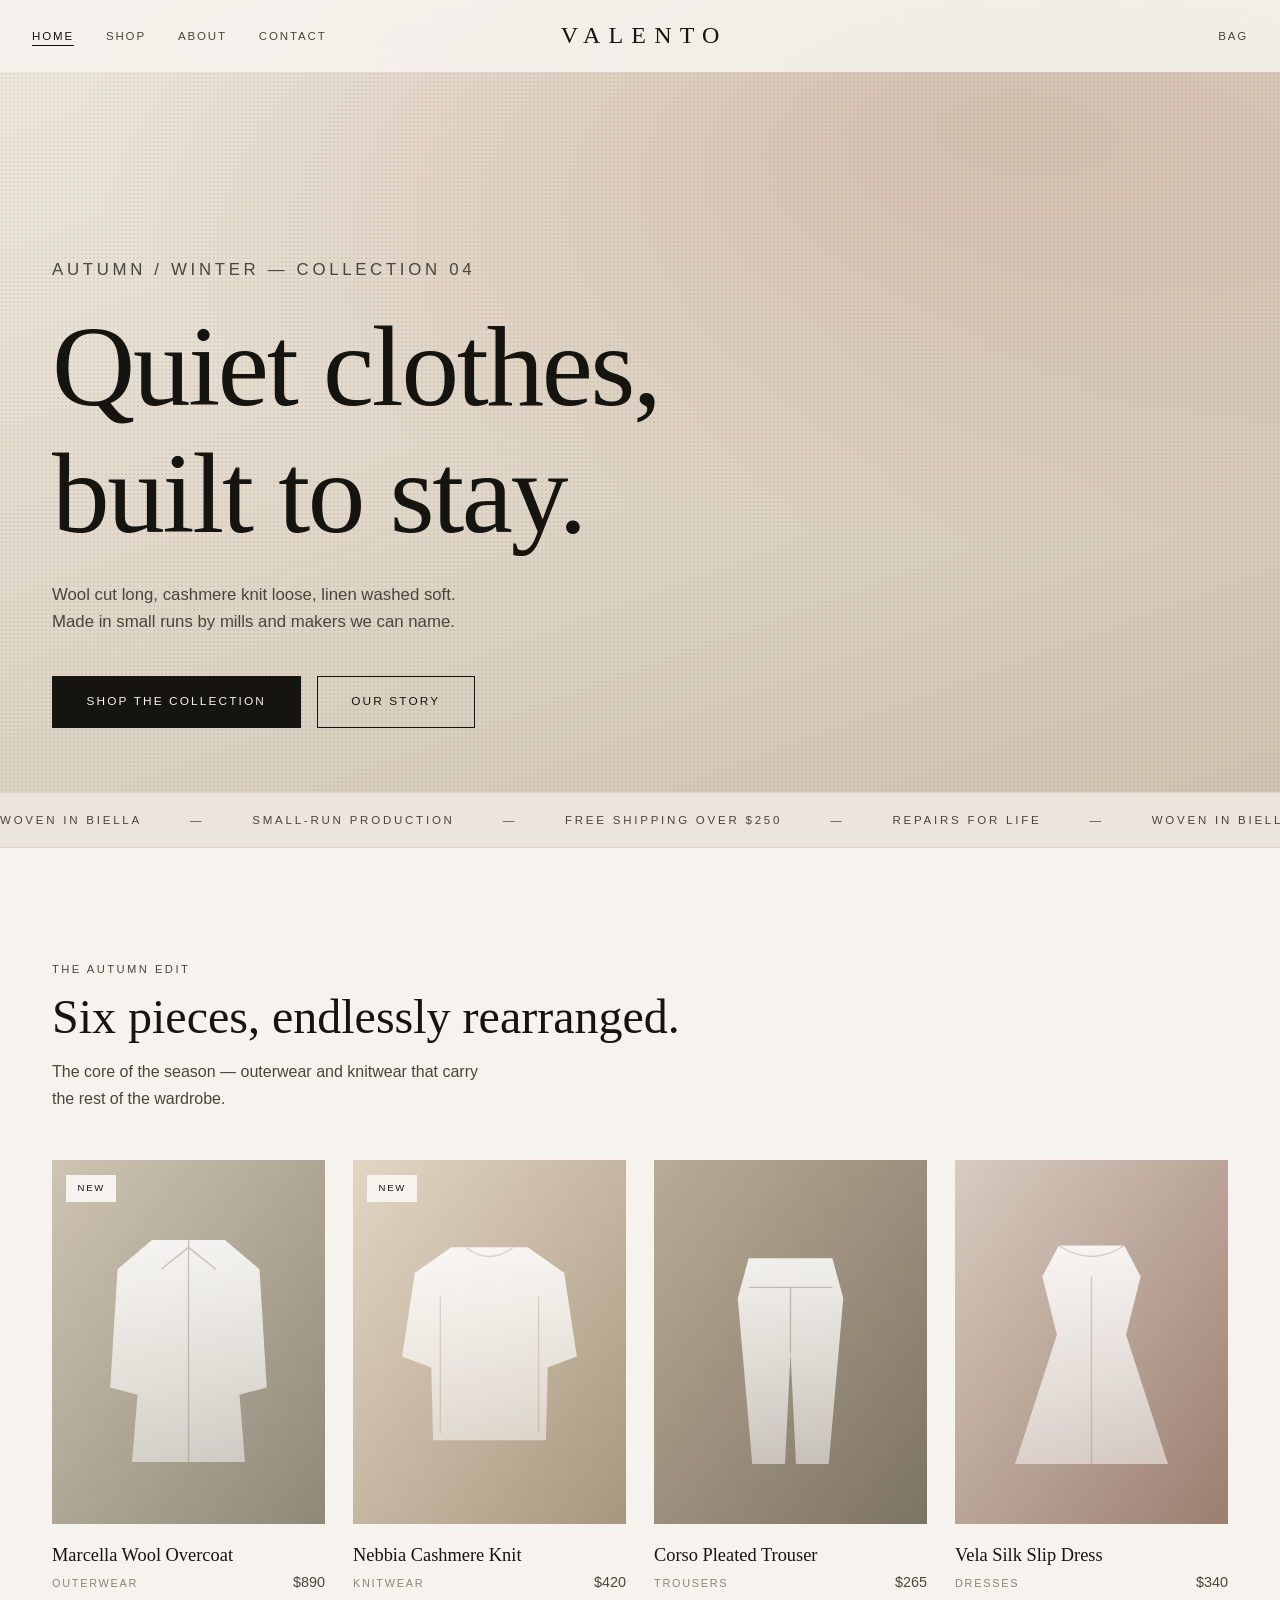
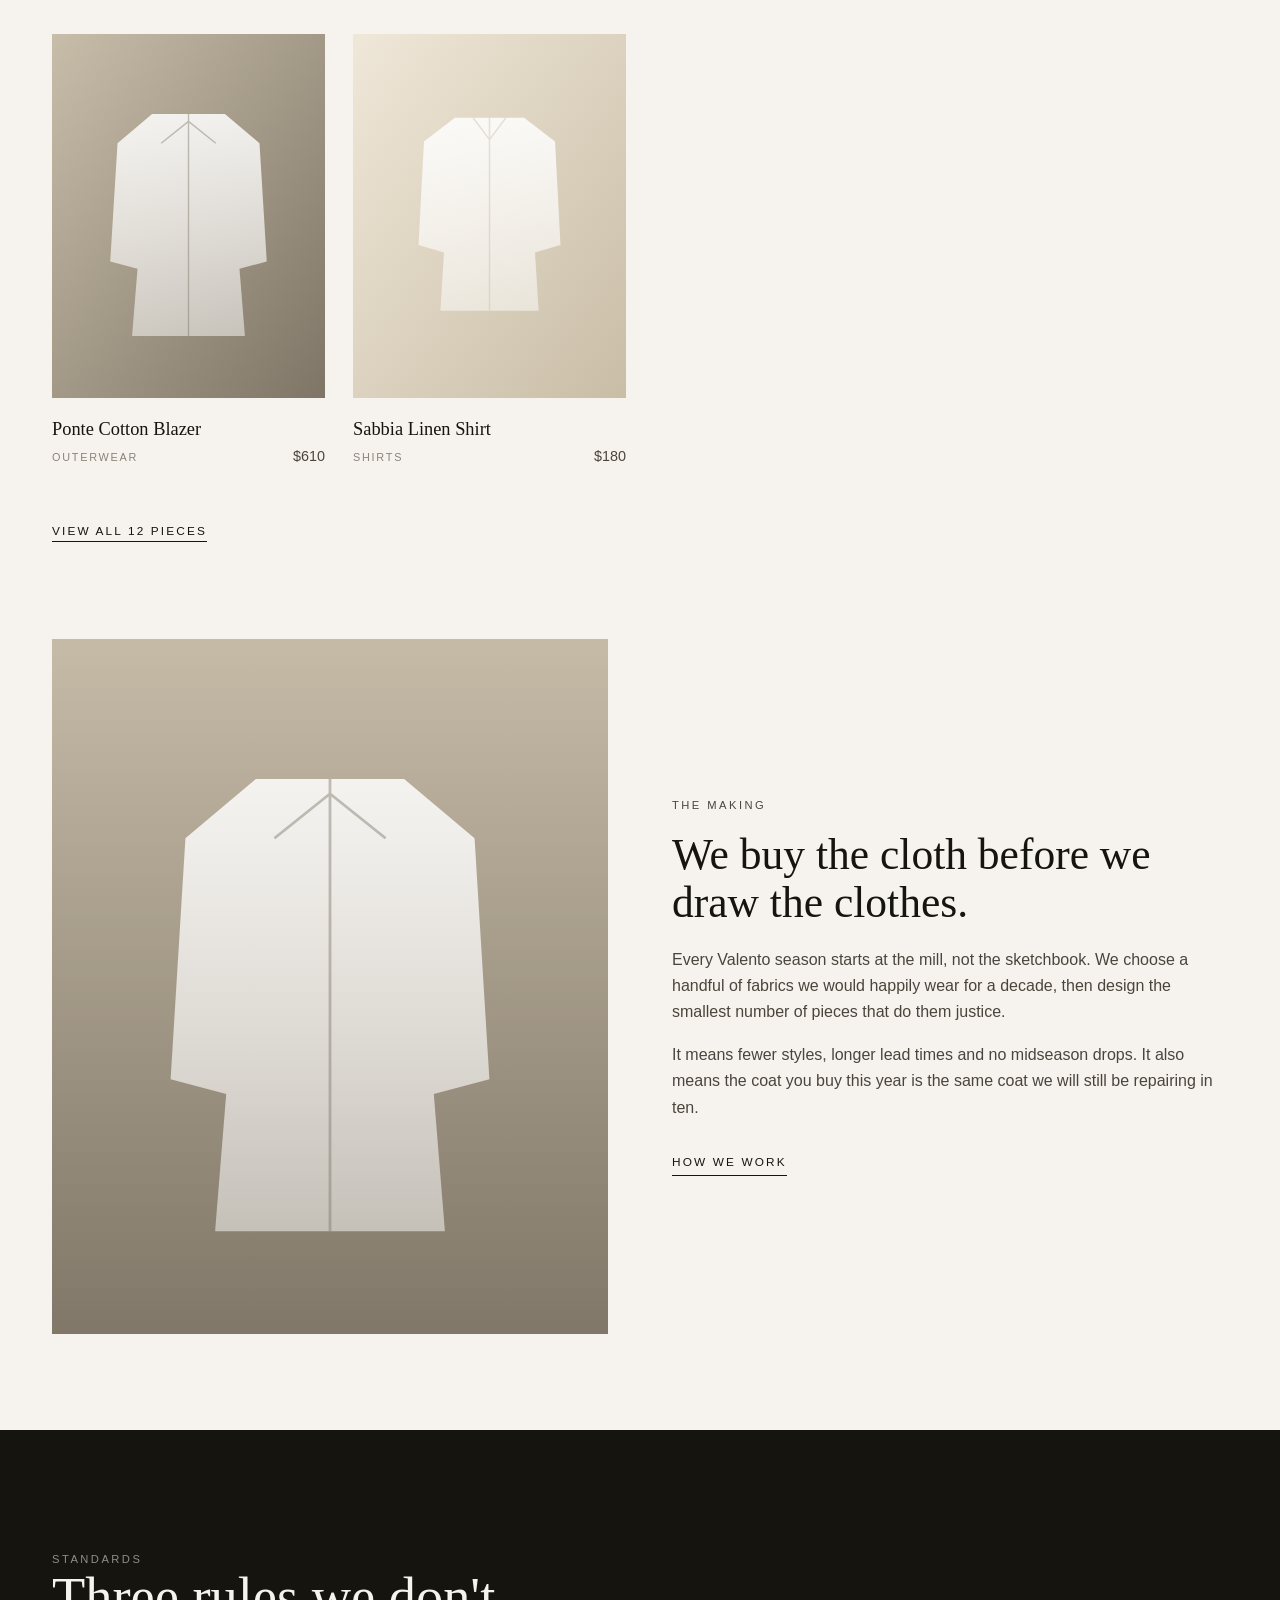
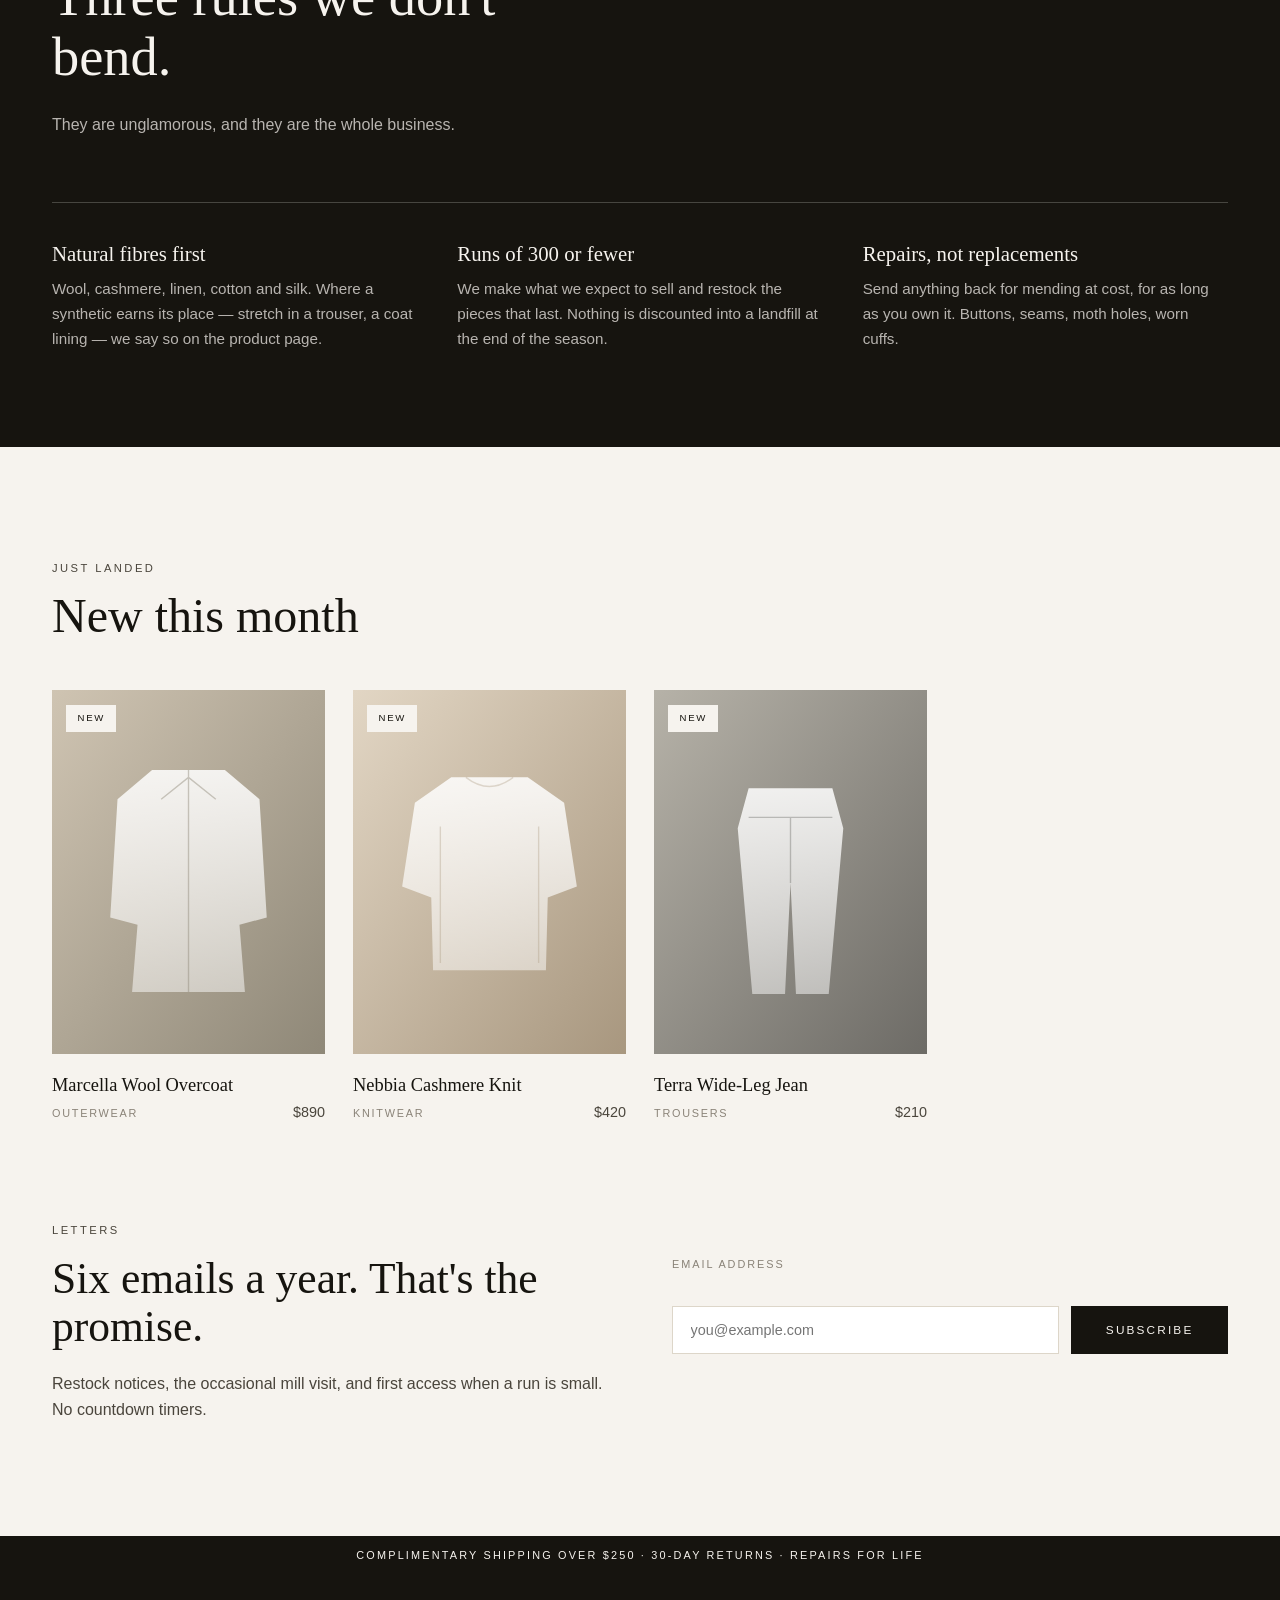
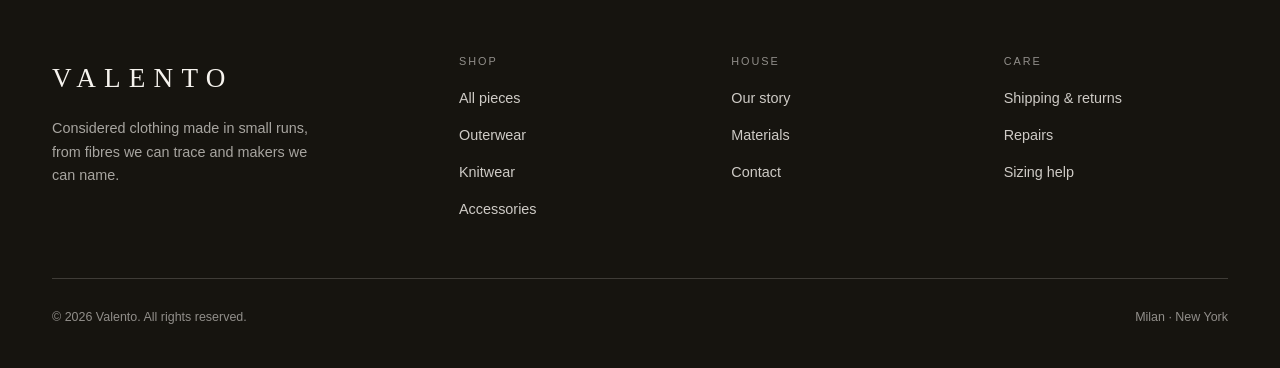
<file: valento/index.html>
<!DOCTYPE html>
<html lang="en">
<head>
  <meta charset="UTF-8" />
  <meta name="viewport" content="width=device-width, initial-scale=1.0" />
  <title>Valento — Considered Clothing, Made to Last</title>
  <meta name="description" content="Valento makes quietly modern wardrobe pieces in small runs — wool coats, cashmere knits and washed linen, cut for a life that keeps moving." />
  <link rel="icon" href="assets/favicon.svg" type="image/svg+xml" />
  <link rel="stylesheet" href="assets/styles.css" />
  <script src="assets/app.js" defer></script>
</head>
<body>

  <header class="nav">
    <div class="nav-inner">
      <button class="icon-btn nav-toggle" data-nav-toggle aria-expanded="false" aria-controls="nav-links">Menu</button>
      <ul class="nav-links" id="nav-links">
        <li><a href="index.html">Home</a></li>
        <li><a href="shop.html">Shop</a></li>
        <li><a href="about.html">About</a></li>
        <li><a href="contact.html">Contact</a></li>
      </ul>
      <a class="nav-logo" href="index.html">Valento</a>
      <div class="nav-actions">
        <button class="icon-btn" data-cart-open>
          <span class="label">Bag</span>
          <span class="cart-count" data-cart-count hidden>0</span>
        </button>
      </div>
    </div>
  </header>

  <main>

    <!-- HERO -->
    <section class="hero">
      <div class="wrap">
        <p class="eyebrow">Autumn / Winter — Collection 04</p>
        <h1>Quiet clothes,<br />built to stay.</h1>
        <p>Wool cut long, cashmere knit loose, linen washed soft. Made in small runs by mills and makers we can name.</p>
        <div class="hero-actions">
          <a class="btn" href="shop.html">Shop the collection</a>
          <a class="btn btn-ghost" href="about.html">Our story</a>
        </div>
      </div>
    </section>

    <!-- MARQUEE -->
    <div class="marquee" aria-hidden="true">
      <div class="marquee-track">
        <span>Woven in Biella</span><span>—</span><span>Small-run production</span><span>—</span>
        <span>Free shipping over $250</span><span>—</span><span>Repairs for life</span><span>—</span>
        <span>Woven in Biella</span><span>—</span><span>Small-run production</span><span>—</span>
        <span>Free shipping over $250</span><span>—</span><span>Repairs for life</span><span>—</span>
      </div>
    </div>

    <!-- FEATURED -->
    <section class="section">
      <div class="wrap">
        <div class="section-head reveal">
          <p class="eyebrow">The Autumn Edit</p>
          <h2>Six pieces, endlessly rearranged.</h2>
          <p>The core of the season — outerwear and knitwear that carry the rest of the wardrobe.</p>
        </div>
        <div class="grid reveal" id="featured-grid"></div>
        <p style="margin-top:3rem"><a class="link-underline" href="shop.html">View all 12 pieces</a></p>
      </div>
    </section>

    <!-- SPLIT FEATURE -->
    <section class="section" style="padding-top:0">
      <div class="wrap">
        <div class="split">
          <div class="split-media reveal" id="split-media"></div>
          <div class="reveal">
            <p class="eyebrow">The making</p>
            <h2>We buy the cloth before we draw the clothes.</h2>
            <p>Every Valento season starts at the mill, not the sketchbook. We choose a handful of fabrics we would happily wear for a decade, then design the smallest number of pieces that do them justice.</p>
            <p>It means fewer styles, longer lead times and no midseason drops. It also means the coat you buy this year is the same coat we will still be repairing in ten.</p>
            <a class="link-underline" href="about.html">How we work</a>
          </div>
        </div>
      </div>
    </section>

    <!-- BAND -->
    <section class="band">
      <div class="wrap">
        <p class="eyebrow">Standards</p>
        <h2>Three rules we don't bend.</h2>
        <p>They are unglamorous, and they are the whole business.</p>
        <div class="pillars">
          <div>
            <h3>Natural fibres first</h3>
            <p>Wool, cashmere, linen, cotton and silk. Where a synthetic earns its place — stretch in a trouser, a coat lining — we say so on the product page.</p>
          </div>
          <div>
            <h3>Runs of 300 or fewer</h3>
            <p>We make what we expect to sell and restock the pieces that last. Nothing is discounted into a landfill at the end of the season.</p>
          </div>
          <div>
            <h3>Repairs, not replacements</h3>
            <p>Send anything back for mending at cost, for as long as you own it. Buttons, seams, moth holes, worn cuffs.</p>
          </div>
        </div>
      </div>
    </section>

    <!-- NEW ARRIVALS -->
    <section class="section">
      <div class="wrap">
        <div class="section-head reveal">
          <p class="eyebrow">Just landed</p>
          <h2>New this month</h2>
        </div>
        <div class="grid reveal" id="new-grid"></div>
      </div>
    </section>

    <!-- NEWSLETTER -->
    <section class="section" style="padding-top:0">
      <div class="wrap">
        <div class="split">
          <div class="reveal">
            <p class="eyebrow">Letters</p>
            <h2>Six emails a year. That's the promise.</h2>
            <p>Restock notices, the occasional mill visit, and first access when a run is small. No countdown timers.</p>
          </div>
          <form class="reveal" data-form novalidate>
            <label class="field-label" for="signup-email">Email address</label>
            <div class="signup">
              <input id="signup-email" type="email" name="email" placeholder="you@example.com" required autocomplete="email" />
              <button class="btn" type="submit">Subscribe</button>
            </div>
            <p class="form-note" data-note role="status"></p>
          </form>
        </div>
      </div>
    </section>

  </main>

  <div class="ticker">Complimentary shipping over $250 · 30-day returns · Repairs for life</div>

  <footer class="footer">
    <div class="wrap">
      <div class="footer-top">
        <div>
          <div class="footer-logo">Valento</div>
          <p>Considered clothing made in small runs, from fibres we can trace and makers we can name.</p>
        </div>
        <div>
          <h4>Shop</h4>
          <ul>
            <li><a href="shop.html">All pieces</a></li>
            <li><a href="shop.html?category=Outerwear">Outerwear</a></li>
            <li><a href="shop.html?category=Knitwear">Knitwear</a></li>
            <li><a href="shop.html?category=Accessories">Accessories</a></li>
          </ul>
        </div>
        <div>
          <h4>House</h4>
          <ul>
            <li><a href="about.html">Our story</a></li>
            <li><a href="about.html#materials">Materials</a></li>
            <li><a href="contact.html">Contact</a></li>
          </ul>
        </div>
        <div>
          <h4>Care</h4>
          <ul>
            <li><a href="contact.html#shipping">Shipping &amp; returns</a></li>
            <li><a href="contact.html#repairs">Repairs</a></li>
            <li><a href="contact.html#sizing">Sizing help</a></li>
          </ul>
        </div>
      </div>
      <div class="footer-bottom">
        <span>&copy; <span data-year>2026</span> Valento. All rights reserved.</span>
        <span>Milan · New York</span>
      </div>
    </div>
  </footer>

  <!-- CART DRAWER -->
  <div class="drawer-backdrop" data-drawer-backdrop></div>
  <aside class="drawer" data-drawer aria-label="Shopping bag">
    <div class="drawer-head">
      <h2>Your bag</h2>
      <button class="icon-btn" data-cart-close aria-label="Close bag">Close</button>
    </div>
    <div class="drawer-body" data-cart-body></div>
    <div class="drawer-foot">
      <div class="drawer-total"><span>Subtotal</span><span data-cart-total>$0</span></div>
      <button class="btn" data-checkout disabled>Checkout</button>
      <p class="fine">Shipping and taxes calculated at checkout.</p>
    </div>
  </aside>

  <script>
    document.addEventListener('DOMContentLoaded', () => {
      const featured = [
        'marcella-wool-overcoat', 'nebbia-cashmere-knit', 'corso-pleated-trouser',
        'vela-silk-slip-dress', 'ponte-cotton-blazer', 'sabbia-linen-shirt'
      ].map(findProduct);
      document.getElementById('featured-grid').innerHTML = featured.map(productCard).join('');

      document.getElementById('new-grid').innerHTML =
        CATALOG.filter((p) => p.badge === 'New').map(productCard).join('');

      document.getElementById('split-media').innerHTML = artwork(findProduct('ponte-cotton-blazer'), 2);
    });
  </script>

</body>
</html>
</file>
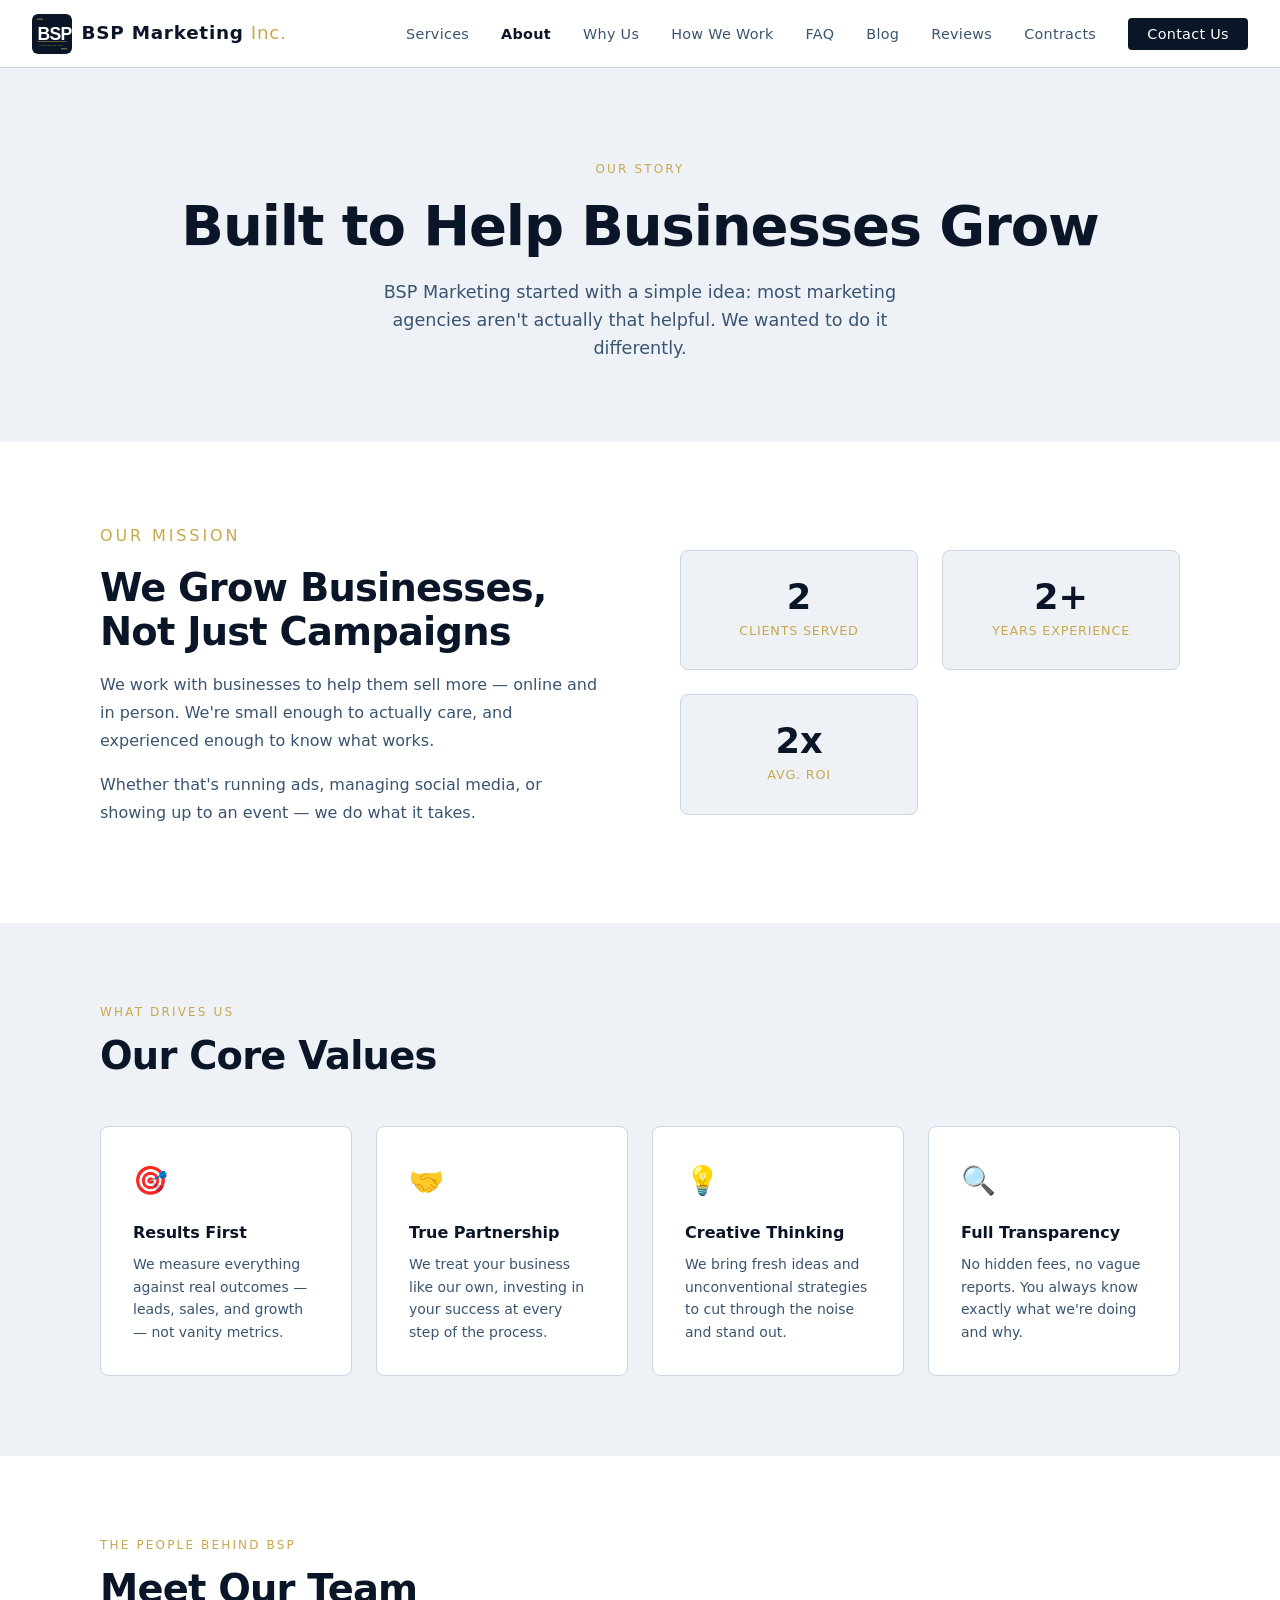
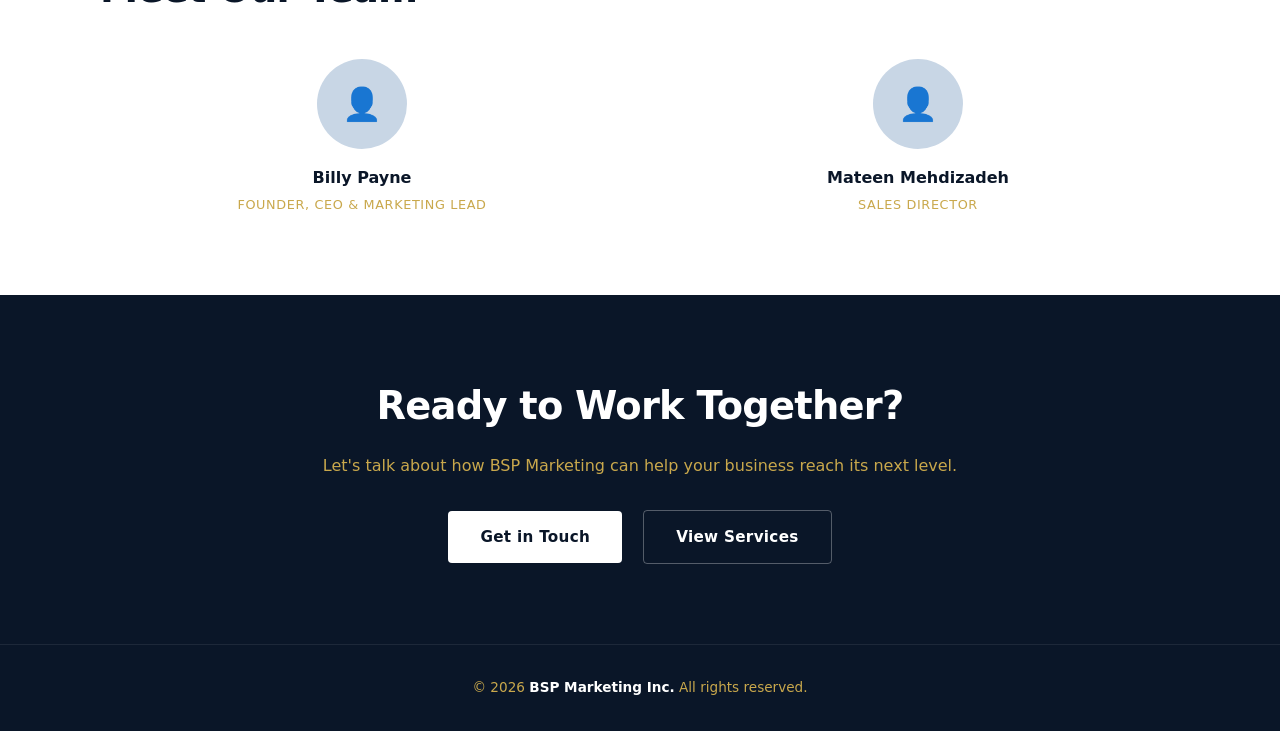
<file: about.html>
<!DOCTYPE html>
<html lang="en">
<head>
  <meta charset="UTF-8" />
  <meta name="viewport" content="width=device-width, initial-scale=1.0" />
  <title>About — BSP Marketing Inc.</title>
  <style>
    *, *::before, *::after { box-sizing: border-box; margin: 0; padding: 0; }

    :root {
      --white: #ffffff;
      --off-white: #eef2f7;
      --light-gray: #c8d6e5;
      --mid-gray: #c9a84c;
      --dark: #0a1628;
      --accent: #c9a84c;
      --accent-light: #3a5470;
    }

    html { scroll-behavior: smooth; }

    body {
      font-family: 'Segoe UI', system-ui, -apple-system, sans-serif;
      color: var(--dark);
      background: var(--white);
      line-height: 1.6;
    }

    /* NAV */
    nav {
      position: fixed;
      top: 0; left: 0; right: 0;
      z-index: 100;
      background: rgba(255,255,255,0.95);
      backdrop-filter: blur(8px);
      border-bottom: 1px solid var(--light-gray);
      padding: 0 2rem;
      height: 68px;
      display: flex;
      align-items: center;
      justify-content: space-between;
    }

    .nav-logo {
      font-size: 1.15rem;
      font-weight: 700;
      letter-spacing: 0.04em;
      color: var(--dark);
      text-decoration: none;
    }

    .nav-logo span { color: #c9a84c; font-weight: 400; }

    .nav-links { display: flex; gap: 2rem; list-style: none; }

    .nav-links a {
      text-decoration: none;
      font-size: 0.9rem;
      color: var(--accent-light);
      letter-spacing: 0.02em;
      transition: color 0.2s;
    }

    .nav-links a:hover { color: var(--dark); }
    .nav-links a.active { color: var(--dark); font-weight: 600; }

    .nav-cta {
      background: var(--dark);
      color: var(--white) !important;
      padding: 0.5rem 1.2rem;
      border-radius: 4px;
    }

    .nav-cta:hover { background: var(--accent-light) !important; color: var(--white) !important; }

    @media (max-width: 680px) { .nav-links { display: none; } }

    /* ANIMATIONS */
    .reveal {
      opacity: 0;
      transform: translateY(40px);
      transition: opacity 0.7s ease, transform 0.7s ease;
    }
    .reveal.visible { opacity: 1; transform: translateY(0); }

    .reveal-left {
      opacity: 0;
      transform: translateX(-50px);
      transition: opacity 0.7s ease, transform 0.7s ease;
    }
    .reveal-left.visible { opacity: 1; transform: translateX(0); }

    .reveal-right {
      opacity: 0;
      transform: translateX(50px);
      transition: opacity 0.7s ease, transform 0.7s ease;
    }
    .reveal-right.visible { opacity: 1; transform: translateX(0); }

    .stagger > * {
      opacity: 0;
      transform: translateY(30px);
      transition: opacity 0.5s ease, transform 0.5s ease;
    }
    .stagger.visible > *:nth-child(1) { opacity: 1; transform: none; transition-delay: 0s; }
    .stagger.visible > *:nth-child(2) { opacity: 1; transform: none; transition-delay: 0.12s; }
    .stagger.visible > *:nth-child(3) { opacity: 1; transform: none; transition-delay: 0.24s; }
    .stagger.visible > *:nth-child(4) { opacity: 1; transform: none; transition-delay: 0.36s; }

    /* PAGE HERO */
    .page-hero {
      padding: 10rem 2rem 5rem;
      background: var(--off-white);
      text-align: center;
    }

    .page-hero .eyebrow {
      font-size: 0.75rem;
      letter-spacing: 0.18em;
      text-transform: uppercase;
      color: var(--mid-gray);
      margin-bottom: 1rem;
    }

    .page-hero h1 {
      font-size: clamp(2.2rem, 5vw, 3.5rem);
      font-weight: 700;
      letter-spacing: -0.02em;
      line-height: 1.12;
      margin-bottom: 1.25rem;
    }

    .page-hero p {
      font-size: 1.1rem;
      color: var(--accent-light);
      max-width: 560px;
      margin: 0 auto;
    }

    /* SECTIONS */
    section { padding: 5rem 2rem; }
    .section-inner { max-width: 1080px; margin: 0 auto; }

    .section-label { color: #c9a84c !important;
      font-size: 0.75rem;
      letter-spacing: 0.18em;
      text-transform: uppercase;
      color: var(--mid-gray);
      margin-bottom: 0.75rem;
    }

    .section-title {
      font-size: clamp(1.8rem, 4vw, 2.4rem);
      font-weight: 700;
      letter-spacing: -0.02em;
      line-height: 1.15;
      margin-bottom: 1rem;
    }

    /* MISSION */
    #mission {
      background: var(--white);
    }

    .mission-wrap {
      display: grid;
      grid-template-columns: 1fr 1fr;
      gap: 5rem;
      align-items: center;
    }

    @media (max-width: 700px) { .mission-wrap { grid-template-columns: 1fr; gap: 2rem; } }

    .mission-text p {
      font-size: 1rem;
      color: var(--accent-light);
      margin-bottom: 1rem;
      line-height: 1.75;
    }

    .mission-stat-grid {
      display: grid;
      grid-template-columns: 1fr 1fr;
      gap: 1.5rem;
    }

    .stat-box {
      background: var(--off-white);
      border: 1px solid var(--light-gray);
      border-radius: 8px;
      padding: 1.75rem;
      text-align: center;
    }

    .stat-box .number {
      font-size: 2.2rem;
      font-weight: 800;
      color: var(--dark);
      line-height: 1;
      margin-bottom: 0.4rem;
    }

    .stat-box .label {
      font-size: 0.8rem;
      color: var(--mid-gray);
      letter-spacing: 0.06em;
      text-transform: uppercase;
    }

    /* VALUES */
    #values { background: var(--off-white); }

    .values-grid {
      display: grid;
      grid-template-columns: repeat(auto-fit, minmax(220px, 1fr));
      gap: 1.5rem;
      margin-top: 3rem;
    }

    .value-card {
      background: var(--white);
      border: 1px solid var(--light-gray);
      border-radius: 8px;
      padding: 2rem;
    }

    .value-card .icon { font-size: 1.75rem; margin-bottom: 1rem; }
    .value-card h3 { font-size: 1rem; font-weight: 700; margin-bottom: 0.5rem; }
    .value-card p { font-size: 0.875rem; color: var(--accent-light); line-height: 1.6; }

    /* TEAM */
    #team { background: var(--white); }

    .team-grid {
      display: grid;
      grid-template-columns: repeat(auto-fit, minmax(200px, 1fr));
      gap: 2rem;
      margin-top: 3rem;
    }

    .team-card { text-align: center; }

    .team-avatar {
      width: 90px;
      height: 90px;
      border-radius: 50%;
      background: var(--light-gray);
      margin: 0 auto 1rem;
      display: flex;
      align-items: center;
      justify-content: center;
      font-size: 2rem;
    }

    .team-card h3 { font-size: 1rem; font-weight: 700; margin-bottom: 0.25rem; }
    .team-card .role { font-size: 0.8rem; color: var(--mid-gray); letter-spacing: 0.05em; text-transform: uppercase; }

    /* CTA BANNER */
    #cta {
      background: var(--dark);
      text-align: center;
      padding: 5rem 2rem;
    }

    #cta h2 {
      font-size: clamp(1.8rem, 4vw, 2.4rem);
      font-weight: 700;
      color: var(--white);
      letter-spacing: -0.02em;
      margin-bottom: 1rem;
    }

    #cta p {
      font-size: 1rem;
      color: var(--mid-gray);
      margin-bottom: 2rem;
    }

    .btn {
      display: inline-block;
      padding: 0.85rem 2rem;
      border-radius: 4px;
      font-size: 0.95rem;
      font-weight: 600;
      text-decoration: none;
      transition: all 0.2s;
      letter-spacing: 0.02em;
    }

    .btn-white {
      background: var(--white);
      color: var(--dark);
    }

    .btn-white:hover { background: var(--off-white); }

    .btn-outline-white {
      border: 1.5px solid rgba(255,255,255,0.3);
      color: var(--white);
      margin-left: 1rem;
    }

    .btn-outline-white:hover { border-color: var(--white); }

    /* FOOTER */
    footer {
      background: var(--dark);
      color: var(--mid-gray);
      text-align: center;
      padding: 2rem;
      font-size: 0.85rem;
      border-top: 1px solid rgba(255,255,255,0.08);
    }

    footer strong { color: var(--white); }
  </style>
  <script src="security.js"></script>
</head>
<body>

  <!-- NAV -->
  <nav>
    <a href="index.html" class="nav-logo"><img src="logo.svg" height="40" width="40" style="border-radius:6px;vertical-align:middle;margin-right:0.6rem;" alt="BSP Marketing Logo">BSP Marketing <span>Inc.</span></a>
    <ul class="nav-links">
      <li><a href="index.html#services">Services</a></li>
      <li><a href="about.html" class="active">About</a></li>
      <li><a href="why-us.html">Why Us</a></li>
      <li><a href="how-we-work.html">How We Work</a></li>
      <li><a href="faq.html">FAQ</a></li>
      <li><a href="blog.html">Blog</a></li>
      <li><a href="reviews.html">Reviews</a></li>
      <li><a href="contracts.html">Contracts</a></li>
      <li><a href="index.html#contact" class="nav-cta">Contact Us</a></li>
    </ul>
  </nav>

  <!-- PAGE HERO -->
  <div class="page-hero">
    <p class="eyebrow reveal">Our Story</p>
    <h1 class="reveal" style="transition-delay:0.15s">Built to Help Businesses Grow</h1>
    <p class="reveal" style="transition-delay:0.3s">BSP Marketing started with a simple idea: most marketing agencies aren't actually that helpful. We wanted to do it differently.</p>
  </div>

  <!-- MISSION -->
  <section id="mission">
    <div class="section-inner">
      <div class="mission-wrap">
        <div class="mission-text reveal-left">
          <p class="section-label">Our Mission</p>
          <h2 class="section-title">We Grow Businesses, Not Just Campaigns</h2>
          <p>We work with businesses to help them sell more — online and in person. We're small enough to actually care, and experienced enough to know what works.</p>
          <p>Whether that's running ads, managing social media, or showing up to an event — we do what it takes.</p>
        </div>
        <div class="mission-stat-grid reveal-right">
          <div class="stat-box">
            <div class="number">2</div>
            <div class="label">Clients Served</div>
          </div>
          <div class="stat-box">
            <div class="number">2+</div>
            <div class="label">Years Experience</div>
          </div>
          <div class="stat-box">
            <div class="number">2x</div>
            <div class="label">Avg. ROI</div>
          </div>
        </div>
      </div>
    </div>
  </section>

  <!-- VALUES -->
  <section id="values">
    <div class="section-inner">
      <p class="section-label reveal">What Drives Us</p>
      <h2 class="section-title reveal" style="transition-delay:0.1s">Our Core Values</h2>
      <div class="values-grid stagger">
        <div class="value-card">
          <div class="icon">🎯</div>
          <h3>Results First</h3>
          <p>We measure everything against real outcomes — leads, sales, and growth — not vanity metrics.</p>
        </div>
        <div class="value-card">
          <div class="icon">🤝</div>
          <h3>True Partnership</h3>
          <p>We treat your business like our own, investing in your success at every step of the process.</p>
        </div>
        <div class="value-card">
          <div class="icon">💡</div>
          <h3>Creative Thinking</h3>
          <p>We bring fresh ideas and unconventional strategies to cut through the noise and stand out.</p>
        </div>
        <div class="value-card">
          <div class="icon">🔍</div>
          <h3>Full Transparency</h3>
          <p>No hidden fees, no vague reports. You always know exactly what we're doing and why.</p>
        </div>
      </div>
    </div>
  </section>

  <!-- TEAM -->
  <section id="team">
    <div class="section-inner">
      <p class="section-label reveal">The People Behind BSP</p>
      <h2 class="section-title reveal" style="transition-delay:0.1s">Meet Our Team</h2>
      <div class="team-grid stagger">
        <div class="team-card">
          <div class="team-avatar">👤</div>
          <h3>Billy Payne</h3>
          <p class="role">Founder, CEO & Marketing Lead</p>
        </div>
        <div class="team-card">
          <div class="team-avatar">👤</div>
          <h3>Mateen Mehdizadeh</h3>
          <p class="role">Sales Director</p>
        </div>
      </div>
    </div>
  </section>

  <!-- CTA -->
  <section id="cta">
    <h2 class="reveal">Ready to Work Together?</h2>
    <p class="reveal" style="transition-delay:0.15s">Let's talk about how BSP Marketing can help your business reach its next level.</p>
    <div class="reveal" style="transition-delay:0.3s">
      <a href="index.html#contact" class="btn btn-white">Get in Touch</a>
      <a href="index.html#services" class="btn btn-outline-white">View Services</a>
    </div>
  </section>

  <!-- FOOTER -->
  <footer>
    <p>&copy; 2026 <strong>BSP Marketing Inc.</strong> All rights reserved.</p>
  </footer>

  <script>
    const observer = new IntersectionObserver((entries) => {
      entries.forEach(entry => {
        if (entry.isIntersecting) entry.target.classList.add('visible');
      });
    }, { threshold: 0.15 });

    document.querySelectorAll('.reveal, .reveal-left, .reveal-right, .stagger').forEach(el => {
      observer.observe(el);
    });
  </script>

</body>
</html>
</file>
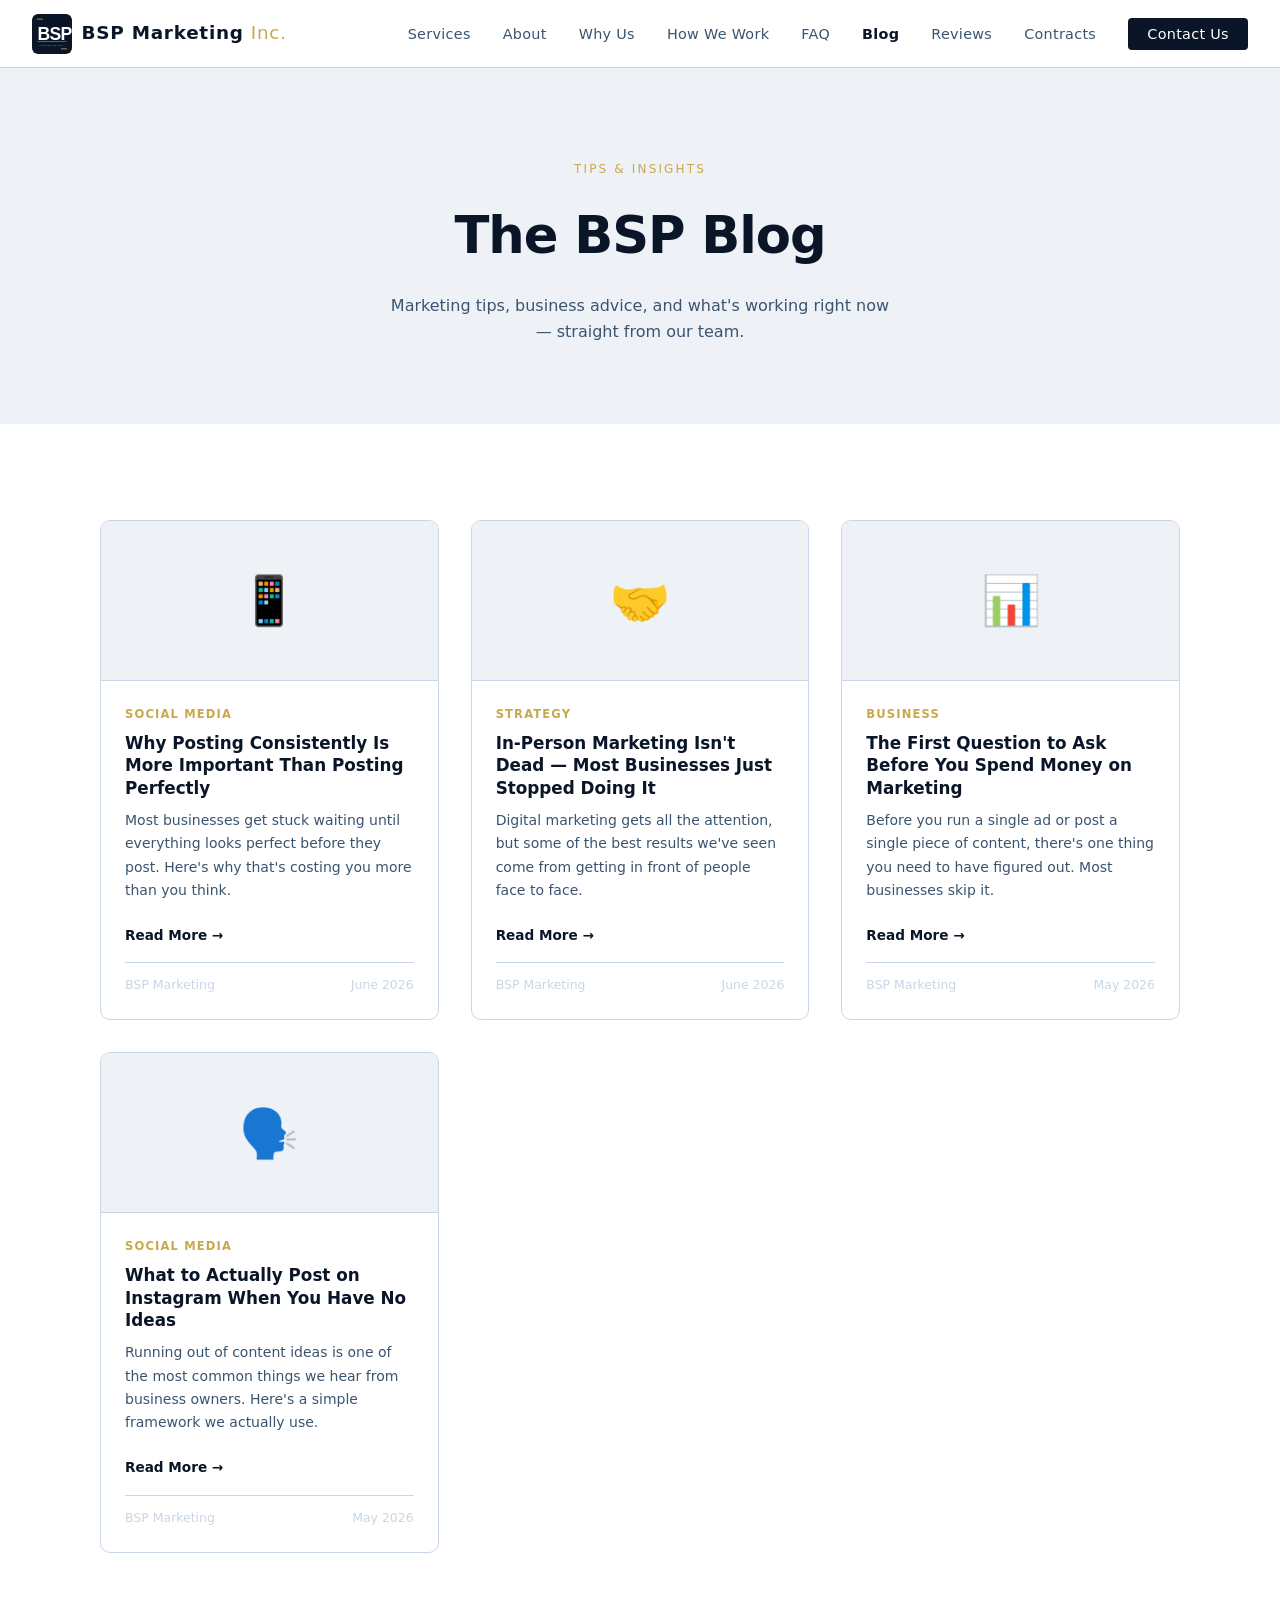
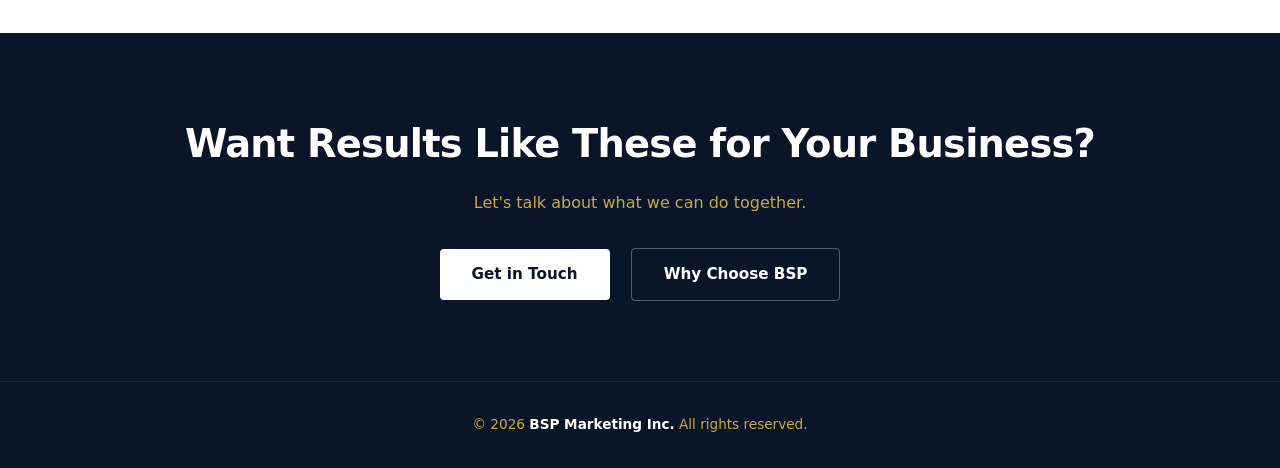
<file: blog.html>
<!DOCTYPE html>
<html lang="en">
<head>
  <meta charset="UTF-8" />
  <meta name="viewport" content="width=device-width, initial-scale=1.0" />
  <title>Blog — BSP Marketing Inc.</title>
  <script src="security.js"></script>
  <style>
    *, *::before, *::after { box-sizing: border-box; margin: 0; padding: 0; }

    :root {
      --white: #ffffff;
      --off-white: #eef2f7;
      --light-gray: #c8d6e5;
      --mid-gray: #c9a84c;
      --dark: #0a1628;
      --accent-light: #3a5470;
    }

    html { scroll-behavior: smooth; }

    body {
      font-family: 'Segoe UI', system-ui, -apple-system, sans-serif;
      color: var(--dark);
      background: var(--white);
      line-height: 1.6;
    }

    nav {
      position: fixed;
      top: 0; left: 0; right: 0;
      z-index: 100;
      background: rgba(255,255,255,0.95);
      backdrop-filter: blur(8px);
      border-bottom: 1px solid var(--light-gray);
      padding: 0 2rem;
      height: 68px;
      display: flex;
      align-items: center;
      justify-content: space-between;
    }

    .nav-logo {
      font-size: 1.15rem;
      font-weight: 700;
      letter-spacing: 0.04em;
      color: var(--dark);
      text-decoration: none;
    }

    .nav-logo span { color: #c9a84c; font-weight: 400; }

    .nav-links { display: flex; gap: 2rem; list-style: none; }

    .nav-links a {
      text-decoration: none;
      font-size: 0.9rem;
      color: var(--accent-light);
      letter-spacing: 0.02em;
      transition: color 0.2s;
    }

    .nav-links a:hover { color: var(--dark); }
    .nav-links a.active { color: var(--dark); font-weight: 600; }

    .nav-cta {
      background: var(--dark);
      color: var(--white) !important;
      padding: 0.5rem 1.2rem;
      border-radius: 4px;
    }

    .nav-cta:hover { background: var(--accent-light) !important; }

    @media (max-width: 680px) { .nav-links { display: none; } }

    .reveal {
      opacity: 0;
      transform: translateY(40px);
      transition: opacity 0.7s ease, transform 0.7s ease;
    }
    .reveal.visible { opacity: 1; transform: translateY(0); }

    .stagger > * {
      opacity: 0;
      transform: translateY(30px);
      transition: opacity 0.5s ease, transform 0.5s ease;
    }
    .stagger.visible > *:nth-child(1) { opacity:1; transform:none; transition-delay:0s; }
    .stagger.visible > *:nth-child(2) { opacity:1; transform:none; transition-delay:0.12s; }
    .stagger.visible > *:nth-child(3) { opacity:1; transform:none; transition-delay:0.24s; }
    .stagger.visible > *:nth-child(4) { opacity:1; transform:none; transition-delay:0.36s; }

    .page-hero {
      padding: 10rem 2rem 5rem;
      background: var(--off-white);
      text-align: center;
    }

    .page-hero .eyebrow {
      font-size: 0.75rem;
      letter-spacing: 0.18em;
      text-transform: uppercase;
      color: #c9a84c;
      margin-bottom: 1rem;
    }

    .page-hero h1 {
      font-size: clamp(2rem, 5vw, 3.2rem);
      font-weight: 700;
      letter-spacing: -0.02em;
      margin-bottom: 1rem;
    }

    .page-hero p {
      font-size: 1rem;
      color: var(--accent-light);
      max-width: 500px;
      margin: 0 auto;
    }

    #posts {
      padding: 5rem 2rem;
      background: var(--white);
    }

    .posts-inner { max-width: 1080px; margin: 0 auto; }

    .posts-grid {
      display: grid;
      grid-template-columns: repeat(auto-fit, minmax(300px, 1fr));
      gap: 2rem;
      margin-top: 1rem;
    }

    .post-card {
      border: 1px solid var(--light-gray);
      border-radius: 10px;
      overflow: hidden;
      transition: box-shadow 0.2s, transform 0.2s;
      background: var(--white);
    }

    .post-card:hover {
      box-shadow: 0 8px 32px rgba(0,0,0,0.08);
      transform: translateY(-3px);
    }

    .post-thumb {
      height: 160px;
      background: var(--off-white);
      display: flex;
      align-items: center;
      justify-content: center;
      font-size: 3rem;
      border-bottom: 1px solid var(--light-gray);
    }

    .post-body { padding: 1.5rem; }

    .post-tag {
      font-size: 0.72rem;
      letter-spacing: 0.1em;
      text-transform: uppercase;
      color: #c9a84c;
      font-weight: 600;
      margin-bottom: 0.5rem;
    }

    .post-title {
      font-size: 1.05rem;
      font-weight: 700;
      line-height: 1.35;
      margin-bottom: 0.6rem;
      color: var(--dark);
    }

    .post-excerpt {
      font-size: 0.875rem;
      color: var(--accent-light);
      line-height: 1.65;
      margin-bottom: 1.25rem;
    }

    .post-meta {
      font-size: 0.78rem;
      color: var(--light-gray);
      display: flex;
      justify-content: space-between;
      border-top: 1px solid var(--light-gray);
      padding-top: 0.75rem;
    }

    .post-link {
      font-size: 0.85rem;
      font-weight: 600;
      color: var(--dark);
      text-decoration: none;
      display: inline-flex;
      align-items: center;
      gap: 0.3rem;
      margin-bottom: 1rem;
      transition: gap 0.2s;
    }

    .post-link:hover { gap: 0.6rem; }

    /* Single post view */
    #single-post {
      display: none;
      padding: 5rem 2rem;
      background: var(--white);
    }

    .single-inner {
      max-width: 720px;
      margin: 0 auto;
    }

    .back-link {
      font-size: 0.85rem;
      color: var(--accent-light);
      text-decoration: none;
      display: inline-flex;
      align-items: center;
      gap: 0.4rem;
      margin-bottom: 2rem;
      cursor: pointer;
    }

    .back-link:hover { color: var(--dark); }

    .single-tag {
      font-size: 0.72rem;
      letter-spacing: 0.1em;
      text-transform: uppercase;
      color: #c9a84c;
      font-weight: 600;
      margin-bottom: 0.75rem;
    }

    .single-title {
      font-size: clamp(1.8rem, 4vw, 2.4rem);
      font-weight: 700;
      letter-spacing: -0.02em;
      line-height: 1.2;
      margin-bottom: 1rem;
    }

    .single-meta {
      font-size: 0.82rem;
      color: var(--accent-light);
      margin-bottom: 2rem;
      padding-bottom: 1.5rem;
      border-bottom: 1px solid var(--light-gray);
    }

    .single-content p {
      font-size: 1rem;
      color: var(--accent-light);
      line-height: 1.85;
      margin-bottom: 1.25rem;
    }

    .single-content h2 {
      font-size: 1.25rem;
      font-weight: 700;
      color: var(--dark);
      margin: 2rem 0 0.75rem;
    }

    .single-content ul {
      padding-left: 1.5rem;
      margin-bottom: 1.25rem;
    }

    .single-content ul li {
      font-size: 1rem;
      color: var(--accent-light);
      line-height: 1.8;
      margin-bottom: 0.3rem;
    }

    #cta {
      background: var(--dark);
      text-align: center;
      padding: 5rem 2rem;
    }

    #cta h2 {
      font-size: clamp(1.8rem, 4vw, 2.4rem);
      font-weight: 700;
      color: var(--white);
      letter-spacing: -0.02em;
      margin-bottom: 1rem;
    }

    #cta p { font-size: 1rem; color: var(--mid-gray); margin-bottom: 2rem; }

    .btn {
      display: inline-block;
      padding: 0.85rem 2rem;
      border-radius: 4px;
      font-size: 0.95rem;
      font-weight: 600;
      text-decoration: none;
      transition: all 0.2s;
    }

    .btn-white { background: var(--white); color: var(--dark); }
    .btn-white:hover { background: var(--off-white); }
    .btn-outline-white { border: 1.5px solid rgba(255,255,255,0.3); color: var(--white); margin-left: 1rem; }
    .btn-outline-white:hover { border-color: var(--white); }

    footer {
      background: var(--dark);
      color: var(--mid-gray);
      text-align: center;
      padding: 2rem;
      font-size: 0.85rem;
      border-top: 1px solid rgba(255,255,255,0.08);
    }

    footer strong { color: var(--white); }
  </style>
</head>
<body>

  <nav>
    <a href="index.html" class="nav-logo"><img src="logo.svg" height="40" width="40" style="border-radius:6px;vertical-align:middle;margin-right:0.6rem;" alt="BSP Marketing Logo">BSP Marketing <span>Inc.</span></a>
    <ul class="nav-links">
      <li><a href="index.html#services">Services</a></li>
      <li><a href="about.html">About</a></li>
      <li><a href="why-us.html">Why Us</a></li>
      <li><a href="how-we-work.html">How We Work</a></li>
      <li><a href="faq.html">FAQ</a></li>
      <li><a href="blog.html" class="active">Blog</a></li>
      <li><a href="reviews.html">Reviews</a></li>
      <li><a href="contracts.html">Contracts</a></li>
      <li><a href="index.html#contact" class="nav-cta">Contact Us</a></li>
    </ul>
  </nav>

  <!-- POST LIST -->
  <div id="post-list">
    <div class="page-hero">
      <p class="eyebrow reveal">Tips & Insights</p>
      <h1 class="reveal" style="transition-delay:0.15s">The BSP Blog</h1>
      <p class="reveal" style="transition-delay:0.3s">Marketing tips, business advice, and what's working right now — straight from our team.</p>
    </div>

    <section id="posts">
      <div class="posts-inner">
        <div class="posts-grid stagger">

          <div class="post-card">
            <div class="post-thumb">📱</div>
            <div class="post-body">
              <div class="post-tag">Social Media</div>
              <div class="post-title">Why Posting Consistently Is More Important Than Posting Perfectly</div>
              <div class="post-excerpt">Most businesses get stuck waiting until everything looks perfect before they post. Here's why that's costing you more than you think.</div>
              <a class="post-link" onclick="openPost('post1')">Read More →</a>
              <div class="post-meta">
                <span>BSP Marketing</span>
                <span>June 2026</span>
              </div>
            </div>
          </div>

          <div class="post-card">
            <div class="post-thumb">🤝</div>
            <div class="post-body">
              <div class="post-tag">Strategy</div>
              <div class="post-title">In-Person Marketing Isn't Dead — Most Businesses Just Stopped Doing It</div>
              <div class="post-excerpt">Digital marketing gets all the attention, but some of the best results we've seen come from getting in front of people face to face.</div>
              <a class="post-link" onclick="openPost('post2')">Read More →</a>
              <div class="post-meta">
                <span>BSP Marketing</span>
                <span>June 2026</span>
              </div>
            </div>
          </div>

          <div class="post-card">
            <div class="post-thumb">📊</div>
            <div class="post-body">
              <div class="post-tag">Business</div>
              <div class="post-title">The First Question to Ask Before You Spend Money on Marketing</div>
              <div class="post-excerpt">Before you run a single ad or post a single piece of content, there's one thing you need to have figured out. Most businesses skip it.</div>
              <a class="post-link" onclick="openPost('post3')">Read More →</a>
              <div class="post-meta">
                <span>BSP Marketing</span>
                <span>May 2026</span>
              </div>
            </div>
          </div>

          <div class="post-card">
            <div class="post-thumb">🗣️</div>
            <div class="post-body">
              <div class="post-tag">Social Media</div>
              <div class="post-title">What to Actually Post on Instagram When You Have No Ideas</div>
              <div class="post-excerpt">Running out of content ideas is one of the most common things we hear from business owners. Here's a simple framework we actually use.</div>
              <a class="post-link" onclick="openPost('post4')">Read More →</a>
              <div class="post-meta">
                <span>BSP Marketing</span>
                <span>May 2026</span>
              </div>
            </div>
          </div>

        </div>
      </div>
    </section>
  </div>

  <!-- SINGLE POST VIEW -->
  <div id="single-post">
    <section style="padding: 8rem 2rem 5rem;">
      <div class="single-inner">
        <a class="back-link" onclick="closePost()">← Back to Blog</a>
        <div id="post-content"></div>
      </div>
    </section>
  </div>

  <section id="cta">
    <h2 class="reveal">Want Results Like These for Your Business?</h2>
    <p class="reveal" style="transition-delay:0.15s">Let's talk about what we can do together.</p>
    <div class="reveal" style="transition-delay:0.3s">
      <a href="index.html#contact" class="btn btn-white">Get in Touch</a>
      <a href="why-us.html" class="btn btn-outline-white">Why Choose BSP</a>
    </div>
  </section>

  <footer>
    <p>&copy; 2026 <strong>BSP Marketing Inc.</strong> All rights reserved.</p>
  </footer>

  <script>
    const posts = {
      post1: {
        tag: 'Social Media',
        title: 'Why Posting Consistently Is More Important Than Posting Perfectly',
        date: 'June 2026',
        content: `
          <p>We talk to a lot of business owners who haven't posted in weeks — or months — because they're waiting until they have better photos, a cleaner logo, a more polished caption. Meanwhile their competitors are posting every day and growing their audience.</p>
          <p>Here's the truth: the algorithm rewards consistency. It doesn't care if your photo was taken on an iPhone or a $5,000 camera. It cares whether you show up.</p>
          <h2>Why consistency beats perfection</h2>
          <p>When you post regularly, a few things happen:</p>
          <ul>
            <li>The platform shows your content to more people</li>
            <li>Your audience gets used to seeing you and starts to trust you</li>
            <li>You get better at creating content just by doing it more</li>
          </ul>
          <p>One polished post a month doesn't build an audience. Ten real, honest posts do.</p>
          <h2>What "consistent" actually means</h2>
          <p>You don't need to post three times a day. For most small businesses, three to five times a week is plenty. The key is picking a schedule you can actually stick to, not one that looks impressive on paper.</p>
          <p>Start smaller than you think you need to. It's better to post three times a week every week than to post every day for two weeks and then burn out and disappear.</p>
          <h2>The bottom line</h2>
          <p>Done is better than perfect. Post the thing. You can always improve as you go — but you can't build an audience you're not showing up for.</p>
        `
      },
      post2: {
        tag: 'Strategy',
        title: 'In-Person Marketing Isn\'t Dead — Most Businesses Just Stopped Doing It',
        date: 'June 2026',
        content: `
          <p>Everyone's chasing followers, clicks, and impressions. And that stuff matters. But somewhere along the way a lot of businesses stopped showing up in person — and that's left a real opening for the ones who still do.</p>
          <p>Think about the last time a brand showed up somewhere you were — a local event, a pop-up, a demo at a store. If it was done well, you probably still remember it. That's the power of in-person marketing. It sticks.</p>
          <h2>Why in-person still works</h2>
          <ul>
            <li>People trust what they can see and touch</li>
            <li>A face-to-face interaction is worth more than a hundred online impressions</li>
            <li>You're reaching people who might never see your ads</li>
            <li>It creates word of mouth that spreads on its own</li>
          </ul>
          <h2>What in-person marketing looks like</h2>
          <p>It doesn't have to be a big production. It can be a booth at a local market, a product demo at a partner's store, a pop-up in a busy area, or showing up to an industry event and actually talking to people. The bar is lower than most businesses think.</p>
          <h2>Combine both</h2>
          <p>The businesses that do best are usually doing both — they're active online and they show up in person. Each one reinforces the other. Someone sees you at an event, then finds you on Instagram. Or they discover you online and then meet you at a pop-up. That combination builds real trust fast.</p>
          <p>We do both for our clients — because one without the other is leaving opportunities on the table.</p>
        `
      },
      post3: {
        tag: 'Business',
        title: 'The First Question to Ask Before You Spend Money on Marketing',
        date: 'May 2026',
        content: `
          <p>Before you run ads, hire someone to manage your social media, or spend anything on marketing at all — there's one question you need to be able to answer clearly:</p>
          <p><strong>Who exactly are you trying to reach?</strong></p>
          <p>It sounds simple. Most business owners think they know the answer. But when we ask, the most common response is something like "everyone" or "anyone who needs what we sell." That's not an answer — and marketing to everyone usually means reaching no one.</p>
          <h2>Why this matters so much</h2>
          <p>Every marketing decision — what platform to use, what to say, what images to show, what time to post — should be based on who you're trying to reach. If you don't know that, you're guessing. And guessing with a marketing budget gets expensive fast.</p>
          <h2>How to actually answer it</h2>
          <p>Think about your best current customers. Not all of them — your best ones. Ask yourself:</p>
          <ul>
            <li>How old are they?</li>
            <li>Where do they spend time online?</li>
            <li>What problem were they trying to solve when they found you?</li>
            <li>What made them choose you over someone else?</li>
          </ul>
          <p>The answers to those questions tell you exactly where to show up and what to say.</p>
          <h2>Then go from there</h2>
          <p>Once you know who you're talking to, everything gets easier. The platform picks itself. The message writes itself. And you stop wasting money on people who were never going to buy from you anyway.</p>
          <p>This is one of the first things we go through with every client — because the rest of it only works if this part is right.</p>
        `
      },
      post4: {
        tag: 'Social Media',
        title: 'What to Actually Post on Instagram When You Have No Ideas',
        date: 'May 2026',
        content: `
          <p>Content block is real. Every business owner hits it — you know you're supposed to be posting, but you sit down to create something and your mind goes completely blank. Here's a simple framework we use when that happens.</p>
          <h2>The five categories</h2>
          <p>If you can't think of what to post, pick from one of these five buckets:</p>
          <ul>
            <li><strong>Behind the scenes</strong> — show people what it actually looks like to run your business day to day. People love this more than you'd expect.</li>
            <li><strong>A tip or piece of advice</strong> — share something genuinely useful that your audience would want to know. No need to overthink it.</li>
            <li><strong>A client win or result</strong> — even a simple "we helped a client do X" post builds trust fast.</li>
            <li><strong>Your opinion on something</strong> — take a position on something in your industry. Posts with a point of view get more engagement than generic content.</li>
            <li><strong>Answer a question you get asked a lot</strong> — if a customer asked you something this week, chances are a hundred other people want to know the same thing.</li>
          </ul>
          <h2>Keep a running list</h2>
          <p>Whenever an idea comes to you — in the car, during a client conversation, while you're working — write it down somewhere. A notes app, a voice memo, anything. The ideas come at random times. If you don't catch them, they're gone.</p>
          <h2>You don't need to be creative</h2>
          <p>The best social media content from small businesses is usually just honest and specific. You don't need a graphic designer or a professional photographer. You need to show up and say something real.</p>
          <p>If you're still stuck, that's what we're here for — content is one of the things we handle completely for clients so they never have to think about it.</p>
        `
      }
    };

    function openPost(id) {
      const post = posts[id];
      document.getElementById('post-content').innerHTML = `
        <div class="single-tag">${post.tag}</div>
        <h1 class="single-title">${post.title}</h1>
        <div class="single-meta">BSP Marketing Inc. &nbsp;·&nbsp; ${post.date}</div>
        <div class="single-content">${post.content}</div>
      `;
      document.getElementById('post-list').style.display = 'none';
      document.getElementById('single-post').style.display = 'block';
      window.scrollTo({ top: 0, behavior: 'smooth' });
    }

    function closePost() {
      document.getElementById('single-post').style.display = 'none';
      document.getElementById('post-list').style.display = 'block';
      window.scrollTo({ top: 0, behavior: 'smooth' });
    }

    const observer = new IntersectionObserver((entries) => {
      entries.forEach(entry => {
        if (entry.isIntersecting) entry.target.classList.add('visible');
      });
    }, { threshold: 0.1 });

    document.querySelectorAll('.reveal, .stagger').forEach(el => observer.observe(el));
  </script>

</body>
</html>
</file>
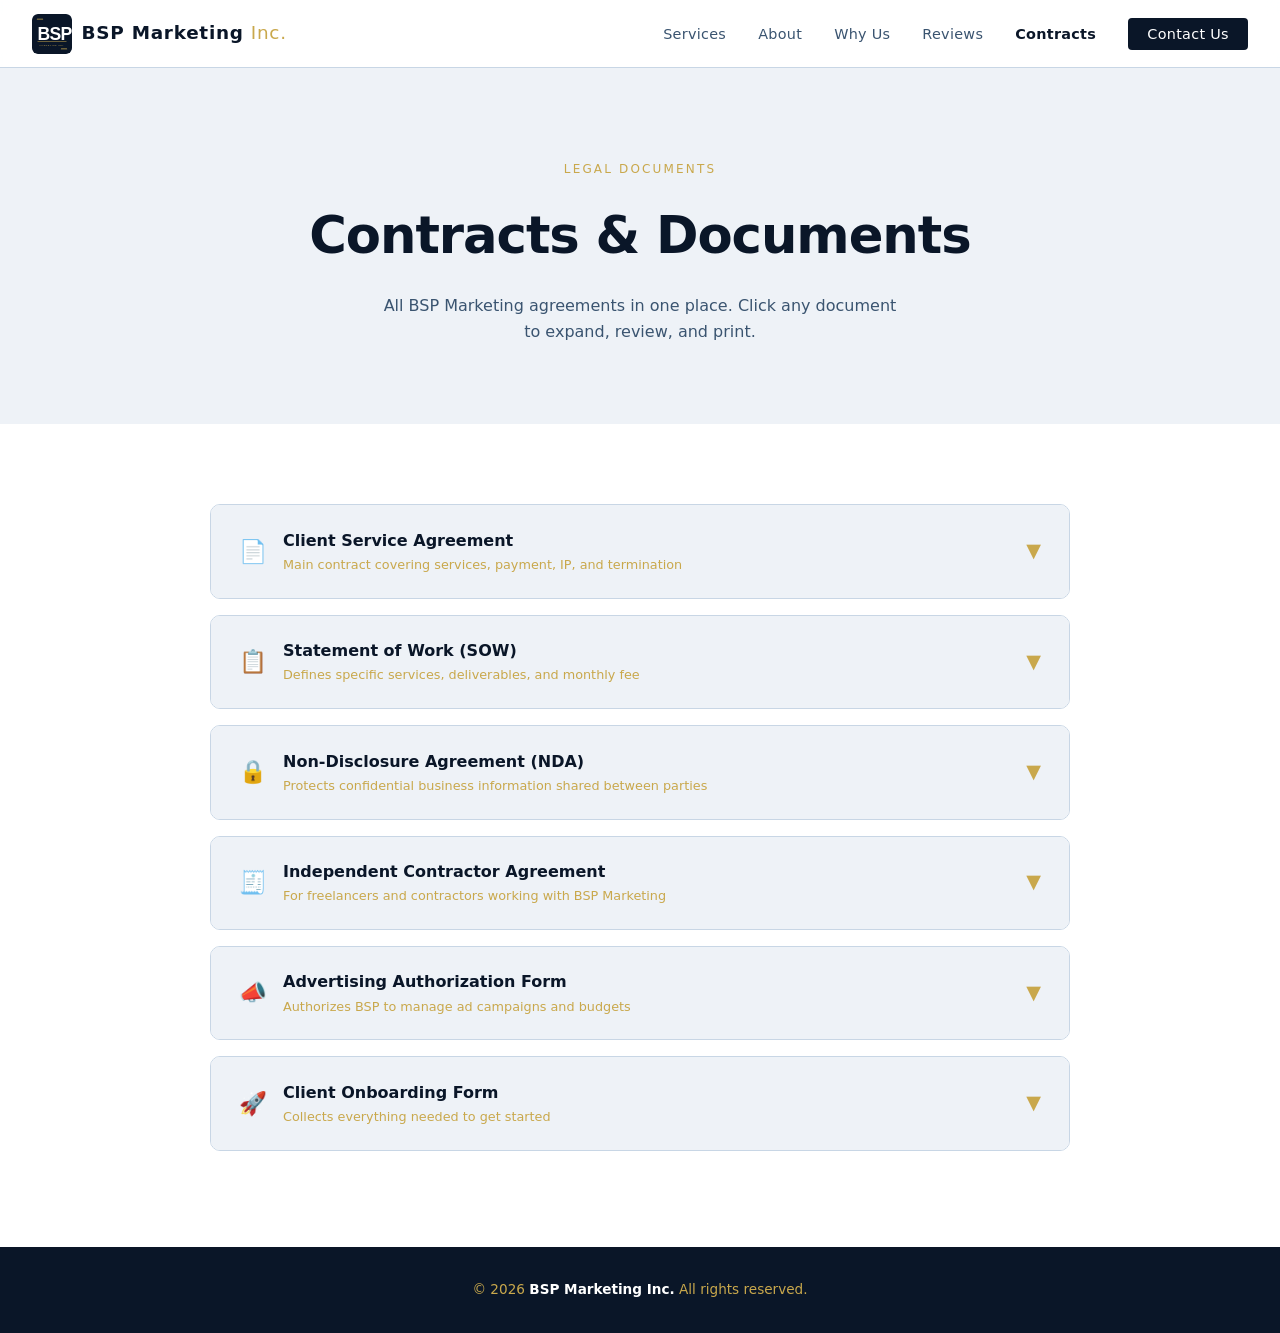
<file: contracts.html>
<!DOCTYPE html>
<html lang="en">
<head>
  <meta charset="UTF-8" />
  <meta name="viewport" content="width=device-width, initial-scale=1.0" />
  <title>Contracts & Documents — BSP Marketing Inc.</title>
  <style>
    *, *::before, *::after { box-sizing: border-box; margin: 0; padding: 0; }

    :root {
      --white: #ffffff;
      --off-white: #eef2f7;
      --light-gray: #c8d6e5;
      --mid-gray: #c9a84c;
      --dark: #0a1628;
      --accent-light: #3a5470;
    }

    html { scroll-behavior: smooth; }

    body {
      font-family: 'Segoe UI', system-ui, -apple-system, sans-serif;
      color: var(--dark);
      background: var(--white);
      line-height: 1.6;
    }

    /* NAV */
    nav {
      position: fixed;
      top: 0; left: 0; right: 0;
      z-index: 100;
      background: rgba(255,255,255,0.95);
      backdrop-filter: blur(8px);
      border-bottom: 1px solid var(--light-gray);
      padding: 0 2rem;
      height: 68px;
      display: flex;
      align-items: center;
      justify-content: space-between;
    }

    .nav-logo {
      font-size: 1.15rem;
      font-weight: 700;
      letter-spacing: 0.04em;
      color: var(--dark);
      text-decoration: none;
    }

    .nav-logo span { color: #c9a84c; font-weight: 400; }

    .nav-links { display: flex; gap: 2rem; list-style: none; }

    .nav-links a {
      text-decoration: none;
      font-size: 0.9rem;
      color: var(--accent-light);
      letter-spacing: 0.02em;
      transition: color 0.2s;
    }

    .nav-links a:hover { color: var(--dark); }
    .nav-links a.active { color: var(--dark); font-weight: 600; }

    .nav-cta {
      background: var(--dark);
      color: var(--white) !important;
      padding: 0.5rem 1.2rem;
      border-radius: 4px;
    }

    .nav-cta:hover { background: var(--accent-light) !important; }

    @media (max-width: 680px) { .nav-links { display: none; } }

    /* ANIMATIONS */
    .reveal {
      opacity: 0;
      transform: translateY(40px);
      transition: opacity 0.7s ease, transform 0.7s ease;
    }
    .reveal.visible { opacity: 1; transform: translateY(0); }

    .stagger > * {
      opacity: 0;
      transform: translateY(20px);
      transition: opacity 0.5s ease, transform 0.5s ease;
    }
    .stagger.visible > *:nth-child(1) { opacity:1; transform:none; transition-delay:0s; }
    .stagger.visible > *:nth-child(2) { opacity:1; transform:none; transition-delay:0.1s; }
    .stagger.visible > *:nth-child(3) { opacity:1; transform:none; transition-delay:0.2s; }
    .stagger.visible > *:nth-child(4) { opacity:1; transform:none; transition-delay:0.3s; }
    .stagger.visible > *:nth-child(5) { opacity:1; transform:none; transition-delay:0.4s; }
    .stagger.visible > *:nth-child(6) { opacity:1; transform:none; transition-delay:0.5s; }

    /* PAGE HERO */
    .page-hero {
      padding: 10rem 2rem 5rem;
      background: var(--off-white);
      text-align: center;
    }

    .page-hero .eyebrow {
      font-size: 0.75rem;
      letter-spacing: 0.18em;
      text-transform: uppercase;
      color: var(--mid-gray);
      margin-bottom: 1rem;
    }

    .page-hero h1 {
      font-size: clamp(2rem, 5vw, 3.2rem);
      font-weight: 700;
      letter-spacing: -0.02em;
      margin-bottom: 1rem;
    }

    .page-hero p {
      font-size: 1rem;
      color: var(--accent-light);
      max-width: 520px;
      margin: 0 auto;
    }

    /* DOC LIST */
    #docs {
      padding: 5rem 2rem;
      background: var(--white);
    }

    .docs-inner { max-width: 860px; margin: 0 auto; }

    .doc-card {
      border: 1px solid var(--light-gray);
      border-radius: 10px;
      margin-bottom: 1rem;
      overflow: hidden;
    }

    .doc-header {
      display: flex;
      align-items: center;
      justify-content: space-between;
      padding: 1.4rem 1.75rem;
      cursor: pointer;
      background: var(--off-white);
      transition: background 0.2s;
      user-select: none;
    }

    .doc-header:hover { background: var(--light-gray); }

    .doc-header-left { display: flex; align-items: center; gap: 1rem; }

    .doc-icon { font-size: 1.4rem; }

    .doc-title { font-size: 1rem; font-weight: 700; }
    .doc-subtitle { font-size: 0.8rem; color: var(--mid-gray); margin-top: 0.1rem; }

    .doc-toggle {
      font-size: 1.2rem;
      color: var(--mid-gray);
      transition: transform 0.3s;
    }

    .doc-card.open .doc-toggle { transform: rotate(180deg); }

    .doc-body {
      display: none;
      padding: 2rem 1.75rem;
      border-top: 1px solid var(--light-gray);
    }

    .doc-card.open .doc-body { display: block; }

    .doc-actions {
      display: flex;
      gap: 0.75rem;
      margin-bottom: 2rem;
    }

    .btn-sm {
      display: inline-flex;
      align-items: center;
      gap: 0.4rem;
      padding: 0.5rem 1.1rem;
      border-radius: 4px;
      font-size: 0.85rem;
      font-weight: 600;
      cursor: pointer;
      border: none;
      font-family: inherit;
      text-decoration: none;
      transition: all 0.2s;
    }

    .btn-dark { background: var(--dark); color: var(--white); }
    .btn-dark:hover { background: var(--accent-light); }
    .btn-outline { border: 1.5px solid var(--light-gray); color: var(--accent-light); background: none; }
    .btn-outline:hover { border-color: var(--dark); color: var(--dark); }

    /* DOCUMENT CONTENT */
    .doc-content {
      font-size: 0.9rem;
      line-height: 1.8;
      color: var(--accent-light);
    }

    .doc-content h2 {
      font-size: 1.1rem;
      font-weight: 700;
      color: var(--dark);
      text-align: center;
      margin-bottom: 0.25rem;
      letter-spacing: 0.05em;
    }

    .doc-content .doc-tagline {
      text-align: center;
      font-size: 0.8rem;
      color: var(--mid-gray);
      margin-bottom: 2rem;
      letter-spacing: 0.04em;
    }

    .doc-content h3 {
      font-size: 0.9rem;
      font-weight: 700;
      color: var(--dark);
      margin: 1.5rem 0 0.4rem;
    }

    .doc-content p { margin-bottom: 0.5rem; }

    .doc-content ul {
      padding-left: 1.5rem;
      margin-bottom: 0.5rem;
    }

    .doc-content ul li { margin-bottom: 0.25rem; }

    .field-line {
      display: inline-block;
      border-bottom: 1px solid var(--mid-gray);
      min-width: 180px;
      margin: 0 0.25rem;
      vertical-align: bottom;
    }

    .field-block {
      border: 1px solid var(--light-gray);
      border-radius: 4px;
      padding: 0.5rem 0.75rem;
      margin: 0.25rem 0;
      min-height: 2rem;
      background: var(--off-white);
    }

    .checkbox-row {
      display: flex;
      align-items: center;
      gap: 0.5rem;
      margin: 0.2rem 0;
    }

    .checkbox-row input[type="checkbox"] { width: 14px; height: 14px; }

    .sig-grid {
      display: grid;
      grid-template-columns: 1fr 1fr;
      gap: 2rem;
      margin-top: 2rem;
      padding-top: 1.5rem;
      border-top: 1px solid var(--light-gray);
    }

    @media (max-width: 600px) { .sig-grid { grid-template-columns: 1fr; } }

    .sig-block p { font-weight: 600; color: var(--dark); margin-bottom: 0.75rem; }

    .sig-line {
      border-bottom: 1px solid var(--mid-gray);
      height: 2rem;
      margin-bottom: 0.5rem;
    }

    .sig-label { font-size: 0.75rem; color: var(--mid-gray); }

    .divider { border: none; border-top: 1px solid var(--light-gray); margin: 1.5rem 0; }

    /* FOOTER */
    footer {
      background: var(--dark);
      color: var(--mid-gray);
      text-align: center;
      padding: 2rem;
      font-size: 0.85rem;
    }

    footer strong { color: var(--white); }

    /* PRINT STYLES */
    @media print {
      nav, .doc-header, .doc-actions, footer { display: none !important; }
      .doc-body { display: block !important; padding: 0; border: none; }
      .doc-card { border: none; }
      body { font-size: 11pt; }
    }
  </style>
  <script src="security.js"></script>
</head>
<body>

  <!-- NAV -->
  <nav>
    <a href="index.html" class="nav-logo"><img src="logo.svg" height="40" width="40" style="border-radius:6px;vertical-align:middle;margin-right:0.6rem;" alt="BSP Marketing Logo">BSP Marketing <span>Inc.</span></a>
    <ul class="nav-links">
      <li><a href="index.html#services">Services</a></li>
      <li><a href="about.html">About</a></li>
      <li><a href="why-us.html">Why Us</a></li>
      <li><a href="reviews.html">Reviews</a></li>
      <li><a href="contracts.html" class="active">Contracts</a></li>
      <li><a href="index.html#contact" class="nav-cta">Contact Us</a></li>
    </ul>
  </nav>

  <!-- HERO -->
  <div class="page-hero">
    <p class="eyebrow reveal">Legal Documents</p>
    <h1 class="reveal" style="transition-delay:0.15s">Contracts & Documents</h1>
    <p class="reveal" style="transition-delay:0.3s">All BSP Marketing agreements in one place. Click any document to expand, review, and print.</p>
  </div>

  <!-- DOCS -->
  <section id="docs">
    <div class="docs-inner stagger">

      <!-- 1. CLIENT SERVICE AGREEMENT -->
      <div class="doc-card">
        <div class="doc-header" onclick="toggleDoc(this)">
          <div class="doc-header-left">
            <span class="doc-icon">📄</span>
            <div>
              <div class="doc-title">Client Service Agreement</div>
              <div class="doc-subtitle">Main contract covering services, payment, IP, and termination</div>
            </div>
          </div>
          <span class="doc-toggle">▼</span>
        </div>
        <div class="doc-body">
          <div class="doc-actions">
            <button class="btn-sm btn-dark" onclick="printDoc(this)">🖨 Print</button>
            <button class="btn-sm btn-outline" onclick="copyDoc(this)">📋 Copy Text</button>
          </div>
          <div class="doc-content">
            <h2>BSP MARKETING INC.<br>CLIENT SERVICE AGREEMENT</h2>
            <p class="doc-tagline">Confidential — For Client Use Only</p>

            <p>This Marketing Services Agreement ("Agreement") is entered into on <span class="field-line">&nbsp;&nbsp;&nbsp;&nbsp;&nbsp;&nbsp;&nbsp;&nbsp;&nbsp;&nbsp;&nbsp;&nbsp;&nbsp;&nbsp;&nbsp;&nbsp;&nbsp;&nbsp;&nbsp;&nbsp;</span>, by and between BSP Marketing Inc. ("Agency") and <span class="field-line">&nbsp;&nbsp;&nbsp;&nbsp;&nbsp;&nbsp;&nbsp;&nbsp;&nbsp;&nbsp;&nbsp;&nbsp;&nbsp;&nbsp;&nbsp;&nbsp;&nbsp;&nbsp;&nbsp;&nbsp;</span> ("Client").</p>

            <h3>1. Services</h3>
            <p>BSP Marketing Inc. agrees to provide marketing services, including but not limited to:</p>
            <ul>
              <li>Social Media Management</li>
              <li>Content Creation</li>
              <li>Paid Advertising Management</li>
              <li>Branding &amp; Strategy</li>
              <li>Email Marketing</li>
              <li>Website Optimization</li>
              <li>Other services agreed upon in writing</li>
            </ul>

            <h3>2. Term</h3>
            <p>This Agreement begins on <span class="field-line">&nbsp;&nbsp;&nbsp;&nbsp;&nbsp;&nbsp;&nbsp;&nbsp;&nbsp;&nbsp;&nbsp;&nbsp;&nbsp;&nbsp;&nbsp;&nbsp;</span> and shall continue on a month-to-month basis unless terminated by either party with thirty (30) days written notice.</p>

            <h3>3. Payment</h3>
            <ul>
              <li>Client agrees to pay BSP Marketing Inc. $<span class="field-line">&nbsp;&nbsp;&nbsp;&nbsp;&nbsp;&nbsp;&nbsp;&nbsp;</span> per month.</li>
              <li>Invoices are due within seven (7) days of receipt.</li>
              <li>Accounts more than fifteen (15) days overdue may have services paused until payment is received.</li>
              <li>Late balances may accrue interest at 1.5% per month or the maximum rate permitted by law.</li>
              <li>Client agrees to pay all reasonable collection costs, including attorney fees and court costs.</li>
            </ul>

            <h3>4. Client Responsibilities</h3>
            <p>Client agrees to:</p>
            <ul>
              <li>Provide account access when needed.</li>
              <li>Supply requested information promptly.</li>
              <li>Review and approve content in a timely manner.</li>
              <li>Comply with applicable laws and platform policies.</li>
            </ul>

            <h3>5. Intellectual Property</h3>
            <ul>
              <li>Ownership of final deliverables transfers to Client only after full payment has been received.</li>
              <li>BSP Marketing Inc. retains ownership of all templates, systems, processes, methodologies, and proprietary materials.</li>
            </ul>

            <h3>6. Results Disclaimer</h3>
            <p>BSP Marketing Inc. does not guarantee any specific increase in sales, leads, revenue, followers, engagement, website traffic, rankings, or return on investment.</p>

            <h3>7. Confidentiality</h3>
            <p>Both parties agree to keep all confidential information private and not disclose it to third parties without written consent.</p>

            <h3>8. Portfolio Rights</h3>
            <p>Client grants BSP Marketing Inc. permission to display completed work, logos, testimonials, and performance results for portfolio and marketing purposes unless otherwise agreed in writing.</p>

            <h3>9. Revisions</h3>
            <ul>
              <li>Monthly service packages include two (2) rounds of revisions unless otherwise stated.</li>
              <li>Additional revisions may be billed separately.</li>
            </ul>

            <h3>10. Termination</h3>
            <ul>
              <li>Either party may terminate this Agreement with thirty (30) days written notice.</li>
              <li>If Client cancels before the completion of an agreed service term, Client agrees to pay an early termination fee equal to one month's service fee.</li>
              <li>All outstanding invoices remain due immediately upon termination.</li>
            </ul>

            <h3>11. Limitation of Liability</h3>
            <p>BSP Marketing Inc.'s total liability shall not exceed the amount paid by Client during the three (3) months preceding any claim.</p>

            <h3>12. Governing Law</h3>
            <p>This Agreement shall be governed by the laws of the State of California.</p>

            <div class="sig-grid">
              <div class="sig-block">
                <p>BSP Marketing Inc.</p>
                <div class="sig-line"></div>
                <div class="sig-label">Name</div>
                <div class="sig-line" style="margin-top:1rem"></div>
                <div class="sig-label">Signature</div>
                <div class="sig-line" style="margin-top:1rem"></div>
                <div class="sig-label">Date</div>
              </div>
              <div class="sig-block">
                <p>Client</p>
                <div class="sig-line"></div>
                <div class="sig-label">Name</div>
                <div class="sig-line" style="margin-top:1rem"></div>
                <div class="sig-label">Signature</div>
                <div class="sig-line" style="margin-top:1rem"></div>
                <div class="sig-label">Date</div>
              </div>
            </div>
          </div>
        </div>
      </div>

      <!-- 2. STATEMENT OF WORK -->
      <div class="doc-card">
        <div class="doc-header" onclick="toggleDoc(this)">
          <div class="doc-header-left">
            <span class="doc-icon">📋</span>
            <div>
              <div class="doc-title">Statement of Work (SOW)</div>
              <div class="doc-subtitle">Defines specific services, deliverables, and monthly fee</div>
            </div>
          </div>
          <span class="doc-toggle">▼</span>
        </div>
        <div class="doc-body">
          <div class="doc-actions">
            <button class="btn-sm btn-dark" onclick="printDoc(this)">🖨 Print</button>
            <button class="btn-sm btn-outline" onclick="copyDoc(this)">📋 Copy Text</button>
          </div>
          <div class="doc-content">
            <h2>BSP MARKETING INC.<br>STATEMENT OF WORK (SOW)</h2>
            <p class="doc-tagline">Confidential — For Client Use Only</p>

            <h3>Client Information</h3>
            <p>Client Name: <div class="field-block"></div></p>
            <p>Business Name: <div class="field-block"></div></p>
            <p>Start Date: <div class="field-block"></div></p>
            <p>Monthly Service Fee: $<div class="field-block"></div></p>

            <h3>Services Included</h3>
            <div class="checkbox-row"><input type="checkbox"> Social Media Management</div>
            <div class="checkbox-row"><input type="checkbox"> Content Creation</div>
            <div class="checkbox-row"><input type="checkbox"> Paid Advertising</div>
            <div class="checkbox-row"><input type="checkbox"> Branding</div>
            <div class="checkbox-row"><input type="checkbox"> Email Marketing</div>
            <div class="checkbox-row"><input type="checkbox"> Website Optimization</div>
            <div class="checkbox-row"><input type="checkbox"> Other: <div class="field-block" style="flex:1;margin:0 0 0 0.5rem"></div></div>

            <h3>Deliverables</h3>
            <div class="field-block" style="min-height:80px"></div>

            <h3>Advertising Budget (if applicable)</h3>
            <p>$<div class="field-block"></div></p>

            <div class="sig-grid">
              <div class="sig-block">
                <p>BSP Marketing Inc.</p>
                <div class="sig-line"></div>
                <div class="sig-label">Signature</div>
                <div class="sig-line" style="margin-top:1rem"></div>
                <div class="sig-label">Date</div>
              </div>
              <div class="sig-block">
                <p>Client</p>
                <div class="sig-line"></div>
                <div class="sig-label">Signature</div>
                <div class="sig-line" style="margin-top:1rem"></div>
                <div class="sig-label">Date</div>
              </div>
            </div>
          </div>
        </div>
      </div>

      <!-- 3. NDA -->
      <div class="doc-card">
        <div class="doc-header" onclick="toggleDoc(this)">
          <div class="doc-header-left">
            <span class="doc-icon">🔒</span>
            <div>
              <div class="doc-title">Non-Disclosure Agreement (NDA)</div>
              <div class="doc-subtitle">Protects confidential business information shared between parties</div>
            </div>
          </div>
          <span class="doc-toggle">▼</span>
        </div>
        <div class="doc-body">
          <div class="doc-actions">
            <button class="btn-sm btn-dark" onclick="printDoc(this)">🖨 Print</button>
            <button class="btn-sm btn-outline" onclick="copyDoc(this)">📋 Copy Text</button>
          </div>
          <div class="doc-content">
            <h2>BSP MARKETING INC.<br>NON-DISCLOSURE AGREEMENT (NDA)</h2>
            <p class="doc-tagline">Confidential — For Client Use Only</p>

            <p>This NDA is entered into between BSP Marketing Inc. and <span class="field-line">&nbsp;&nbsp;&nbsp;&nbsp;&nbsp;&nbsp;&nbsp;&nbsp;&nbsp;&nbsp;&nbsp;&nbsp;&nbsp;&nbsp;&nbsp;&nbsp;&nbsp;&nbsp;&nbsp;&nbsp;&nbsp;&nbsp;&nbsp;&nbsp;</span>.</p>

            <p>Both parties agree that any confidential information shared during the business relationship shall remain private and shall not be disclosed to third parties.</p>

            <h3>Confidential Information Includes:</h3>
            <ul>
              <li>Business plans</li>
              <li>Marketing strategies</li>
              <li>Financial information</li>
              <li>Customer information</li>
              <li>Login credentials</li>
              <li>Trade secrets</li>
              <li>Proprietary systems and processes</li>
            </ul>

            <p>This Agreement remains effective during the business relationship and for three (3) years after termination.</p>

            <div class="sig-grid">
              <div class="sig-block">
                <p>BSP Marketing Inc.</p>
                <div class="sig-line"></div>
                <div class="sig-label">Signature</div>
                <div class="sig-line" style="margin-top:1rem"></div>
                <div class="sig-label">Date</div>
              </div>
              <div class="sig-block">
                <p>Client</p>
                <div class="sig-line"></div>
                <div class="sig-label">Signature</div>
                <div class="sig-line" style="margin-top:1rem"></div>
                <div class="sig-label">Date</div>
              </div>
            </div>
          </div>
        </div>
      </div>

      <!-- 4. INDEPENDENT CONTRACTOR AGREEMENT -->
      <div class="doc-card">
        <div class="doc-header" onclick="toggleDoc(this)">
          <div class="doc-header-left">
            <span class="doc-icon">🧾</span>
            <div>
              <div class="doc-title">Independent Contractor Agreement</div>
              <div class="doc-subtitle">For freelancers and contractors working with BSP Marketing</div>
            </div>
          </div>
          <span class="doc-toggle">▼</span>
        </div>
        <div class="doc-body">
          <div class="doc-actions">
            <button class="btn-sm btn-dark" onclick="printDoc(this)">🖨 Print</button>
            <button class="btn-sm btn-outline" onclick="copyDoc(this)">📋 Copy Text</button>
          </div>
          <div class="doc-content">
            <h2>BSP MARKETING INC.<br>INDEPENDENT CONTRACTOR AGREEMENT</h2>
            <p class="doc-tagline">Confidential — Internal Use Only</p>

            <h3>Contractor Information</h3>
            <p>Contractor Name: <div class="field-block"></div></p>

            <h3>Services Provided</h3>
            <div class="field-block" style="min-height:60px"></div>

            <h3>Compensation</h3>
            <div class="checkbox-row"><input type="checkbox"> Hourly Rate: $<div class="field-block" style="flex:1;margin-left:0.5rem"></div></div>
            <div class="checkbox-row"><input type="checkbox"> Per Project: $<div class="field-block" style="flex:1;margin-left:0.5rem"></div></div>
            <div class="checkbox-row"><input type="checkbox"> Monthly Retainer: $<div class="field-block" style="flex:1;margin-left:0.5rem"></div></div>

            <h3>Terms</h3>
            <ul>
              <li>Contractor acknowledges they are an independent contractor and not an employee of BSP Marketing Inc.</li>
              <li>Contractor is responsible for all taxes, insurance, and business expenses.</li>
              <li>All work created under this Agreement becomes the property of BSP Marketing Inc. upon payment.</li>
              <li>Contractor agrees to maintain confidentiality regarding all client and company information.</li>
              <li>Contractor shall not directly solicit BSP Marketing Inc. clients for twelve (12) months following termination.</li>
              <li>Either party may terminate this Agreement with fourteen (14) days written notice.</li>
            </ul>

            <div class="sig-grid">
              <div class="sig-block">
                <p>BSP Marketing Inc.</p>
                <div class="sig-line"></div>
                <div class="sig-label">Signature</div>
                <div class="sig-line" style="margin-top:1rem"></div>
                <div class="sig-label">Date</div>
              </div>
              <div class="sig-block">
                <p>Contractor</p>
                <div class="sig-line"></div>
                <div class="sig-label">Signature</div>
                <div class="sig-line" style="margin-top:1rem"></div>
                <div class="sig-label">Date</div>
              </div>
            </div>
          </div>
        </div>
      </div>

      <!-- 5. ADVERTISING AUTHORIZATION -->
      <div class="doc-card">
        <div class="doc-header" onclick="toggleDoc(this)">
          <div class="doc-header-left">
            <span class="doc-icon">📣</span>
            <div>
              <div class="doc-title">Advertising Authorization Form</div>
              <div class="doc-subtitle">Authorizes BSP to manage ad campaigns and budgets</div>
            </div>
          </div>
          <span class="doc-toggle">▼</span>
        </div>
        <div class="doc-body">
          <div class="doc-actions">
            <button class="btn-sm btn-dark" onclick="printDoc(this)">🖨 Print</button>
            <button class="btn-sm btn-outline" onclick="copyDoc(this)">📋 Copy Text</button>
          </div>
          <div class="doc-content">
            <h2>BSP MARKETING INC.<br>ADVERTISING AUTHORIZATION FORM</h2>
            <p class="doc-tagline">Confidential — For Client Use Only</p>

            <h3>Client Information</h3>
            <p>Client Name: <div class="field-block"></div></p>
            <p>Business Name: <div class="field-block"></div></p>

            <h3>Authorized Platforms</h3>
            <div class="checkbox-row"><input type="checkbox"> Facebook</div>
            <div class="checkbox-row"><input type="checkbox"> Instagram</div>
            <div class="checkbox-row"><input type="checkbox"> Google Ads</div>
            <div class="checkbox-row"><input type="checkbox"> TikTok Ads</div>
            <div class="checkbox-row"><input type="checkbox"> YouTube Ads</div>
            <div class="checkbox-row"><input type="checkbox"> Other: <div class="field-block" style="flex:1;margin-left:0.5rem"></div></div>

            <h3>Budget</h3>
            <p>Monthly Ad Budget: $<div class="field-block"></div></p>
            <p>Daily Ad Budget: $<div class="field-block"></div></p>

            <h3>Authorization</h3>
            <ul>
              <li>Client understands that advertising spend is separate from BSP Marketing Inc.'s management fees.</li>
              <li>Client authorizes BSP Marketing Inc. to create, edit, manage, optimize, and pause advertising campaigns when necessary.</li>
              <li>Client acknowledges that advertising platforms may reject ads, suspend accounts, or modify policies without notice.</li>
            </ul>

            <div class="sig-grid">
              <div class="sig-block">
                <p>BSP Marketing Inc.</p>
                <div class="sig-line"></div>
                <div class="sig-label">Signature</div>
                <div class="sig-line" style="margin-top:1rem"></div>
                <div class="sig-label">Date</div>
              </div>
              <div class="sig-block">
                <p>Client</p>
                <div class="sig-line"></div>
                <div class="sig-label">Signature</div>
                <div class="sig-line" style="margin-top:1rem"></div>
                <div class="sig-label">Date</div>
              </div>
            </div>
          </div>
        </div>
      </div>

      <!-- 6. ONBOARDING FORM -->
      <div class="doc-card">
        <div class="doc-header" onclick="toggleDoc(this)">
          <div class="doc-header-left">
            <span class="doc-icon">🚀</span>
            <div>
              <div class="doc-title">Client Onboarding Form</div>
              <div class="doc-subtitle">Collects everything needed to get started</div>
            </div>
          </div>
          <span class="doc-toggle">▼</span>
        </div>
        <div class="doc-body">
          <div class="doc-actions">
            <button class="btn-sm btn-dark" onclick="printDoc(this)">🖨 Print</button>
            <button class="btn-sm btn-outline" onclick="copyDoc(this)">📋 Copy Text</button>
          </div>
          <div class="doc-content">
            <h2>BSP MARKETING INC.<br>CLIENT ONBOARDING FORM</h2>
            <p class="doc-tagline">Confidential — For Client Use Only</p>

            <h3>Business Information</h3>
            <p>Business Name: <div class="field-block"></div></p>
            <p>Website: <div class="field-block"></div></p>
            <p>Primary Contact: <div class="field-block"></div></p>
            <p>Email: <div class="field-block"></div></p>
            <p>Phone Number: <div class="field-block"></div></p>
            <p>Industry: <div class="field-block"></div></p>
            <p>Years in Business: <div class="field-block"></div></p>

            <h3>Goals & Strategy</h3>
            <p>What are your top three business goals?</p>
            <div class="field-block" style="min-height:80px"></div>

            <p style="margin-top:1rem">Describe your ideal customer:</p>
            <div class="field-block" style="min-height:80px"></div>

            <p style="margin-top:1rem">List three competitors:</p>
            <div class="field-block" style="min-height:60px"></div>

            <h3>Brand Identity</h3>
            <p>Brand Colors: <div class="field-block"></div></p>
            <p style="margin-top:0.5rem">Brand Style:</p>
            <div class="checkbox-row"><input type="checkbox"> Professional</div>
            <div class="checkbox-row"><input type="checkbox"> Luxury</div>
            <div class="checkbox-row"><input type="checkbox"> Modern</div>
            <div class="checkbox-row"><input type="checkbox"> Casual</div>
            <div class="checkbox-row"><input type="checkbox"> Other</div>

            <h3>Account Access Required</h3>
            <div class="checkbox-row"><input type="checkbox"> Facebook</div>
            <div class="checkbox-row"><input type="checkbox"> Instagram</div>
            <div class="checkbox-row"><input type="checkbox"> TikTok</div>
            <div class="checkbox-row"><input type="checkbox"> Google Business Profile</div>
            <div class="checkbox-row"><input type="checkbox"> Website</div>
            <div class="checkbox-row"><input type="checkbox"> Email Marketing Platform</div>
            <div class="checkbox-row"><input type="checkbox"> Advertising Accounts</div>

            <h3>Additional Notes</h3>
            <div class="field-block" style="min-height:100px"></div>

            <div class="sig-grid">
              <div class="sig-block">
                <p>BSP Marketing Inc.</p>
                <div class="sig-line"></div>
                <div class="sig-label">Signature</div>
                <div class="sig-line" style="margin-top:1rem"></div>
                <div class="sig-label">Date</div>
              </div>
              <div class="sig-block">
                <p>Client</p>
                <div class="sig-line"></div>
                <div class="sig-label">Signature</div>
                <div class="sig-line" style="margin-top:1rem"></div>
                <div class="sig-label">Date</div>
              </div>
            </div>
          </div>
        </div>
      </div>

    </div><!-- end stagger -->
  </section>

  <!-- FOOTER -->
  <footer>
    <p>&copy; 2026 <strong>BSP Marketing Inc.</strong> All rights reserved.</p>
  </footer>

  <script>
    // Accordion toggle
    function toggleDoc(header) {
      const card = header.parentElement;
      card.classList.toggle('open');
    }

    // Print individual document
    function printDoc(btn) {
      const content = btn.closest('.doc-body').querySelector('.doc-content').innerHTML;
      const win = window.open('', '_blank');
      win.document.write(`
        <!DOCTYPE html><html><head>
        <title>BSP Marketing Inc. — Document</title>
        <style>
          body { font-family: 'Segoe UI', sans-serif; color: #1a1a18; max-width: 720px; margin: 2rem auto; font-size: 10pt; line-height: 1.7; }
          h2 { text-align: center; font-size: 13pt; margin-bottom: 0.25rem; }
          .doc-tagline { text-align: center; font-size: 8pt; color: #999; margin-bottom: 1.5rem; }
          h3 { font-size: 10pt; margin: 1.2rem 0 0.3rem; border-bottom: 1px solid #e8e8e5; padding-bottom: 0.2rem; }
          ul { padding-left: 1.5rem; } li { margin-bottom: 0.2rem; }
          .field-line { display:inline-block; border-bottom: 1px solid #999; min-width: 200px; }
          .field-block { border: 1px solid #ccc; min-height: 1.8rem; margin: 0.2rem 0; padding: 0.3rem; }
          .checkbox-row { display: flex; align-items: center; gap: 0.4rem; margin: 0.15rem 0; }
          .sig-grid { display: grid; grid-template-columns: 1fr 1fr; gap: 2rem; margin-top: 2rem; padding-top: 1rem; border-top: 1px solid #e8e8e5; }
          .sig-line { border-bottom: 1px solid #999; height: 1.8rem; margin-bottom: 0.3rem; }
          .sig-label { font-size: 8pt; color: #999; }
          .sig-block p { font-weight: 700; margin-bottom: 0.5rem; }
        </style>
</head><body>${content}</body></html>
      `);
      win.document.close();
      win.print();
    }

    // Copy plain text
    function copyDoc(btn) {
      const content = btn.closest('.doc-body').querySelector('.doc-content');
      navigator.clipboard.writeText(content.innerText).then(() => {
        btn.textContent = '✔ Copied!';
        setTimeout(() => btn.textContent = '📋 Copy Text', 2000);
      });
    }

    // Scroll animations
    const observer = new IntersectionObserver((entries) => {
      entries.forEach(entry => {
        if (entry.isIntersecting) entry.target.classList.add('visible');
      });
    }, { threshold: 0.1 });

    document.querySelectorAll('.reveal, .stagger').forEach(el => observer.observe(el));
  </script>

</body>
</html>
</file>
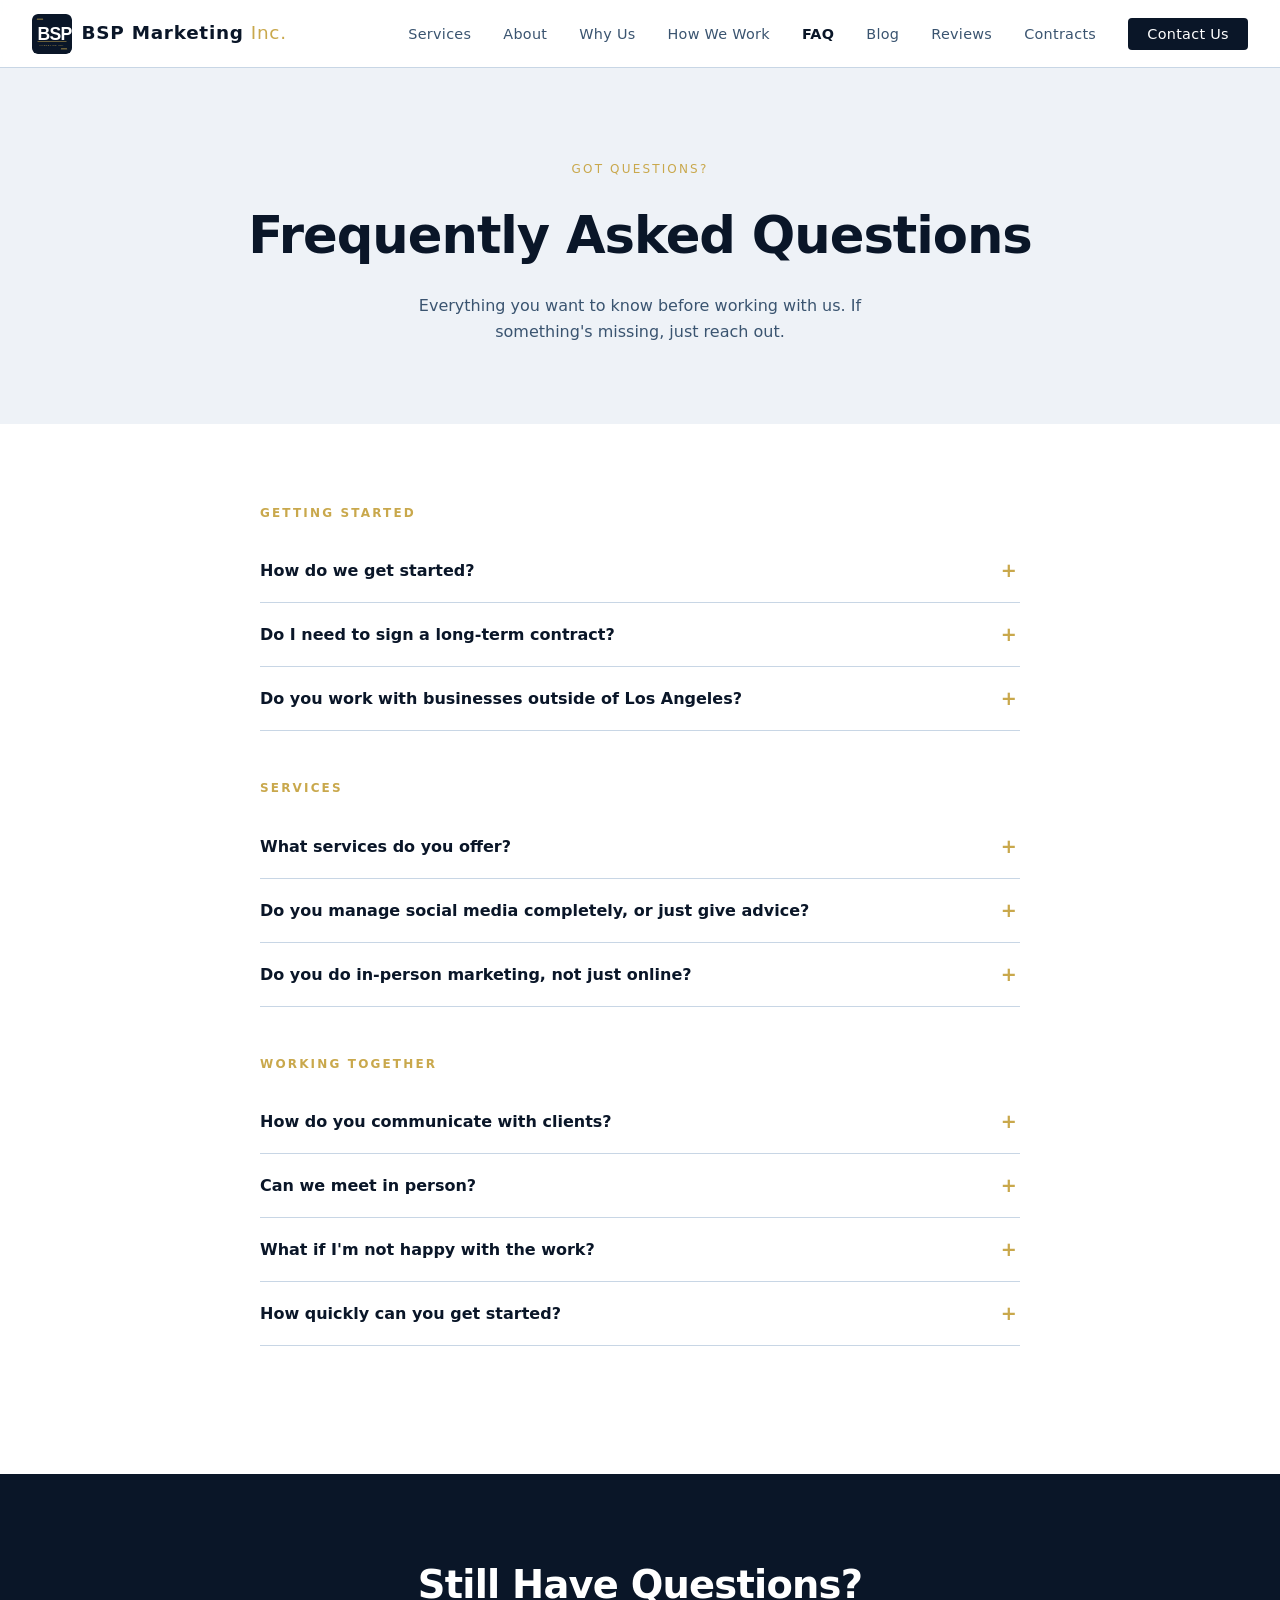
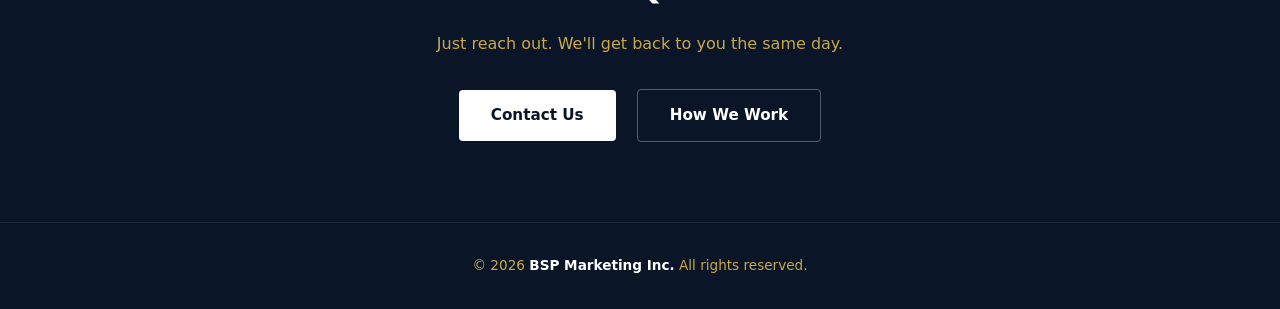
<file: faq.html>
<!DOCTYPE html>
<html lang="en">
<head>
  <meta charset="UTF-8" />
  <meta name="viewport" content="width=device-width, initial-scale=1.0" />
  <title>FAQ — BSP Marketing Inc.</title>
  <script src="security.js"></script>
  <style>
    *, *::before, *::after { box-sizing: border-box; margin: 0; padding: 0; }

    :root {
      --white: #ffffff;
      --off-white: #eef2f7;
      --light-gray: #c8d6e5;
      --mid-gray: #c9a84c;
      --dark: #0a1628;
      --accent-light: #3a5470;
    }

    html { scroll-behavior: smooth; }

    body {
      font-family: 'Segoe UI', system-ui, -apple-system, sans-serif;
      color: var(--dark);
      background: var(--white);
      line-height: 1.6;
    }

    nav {
      position: fixed;
      top: 0; left: 0; right: 0;
      z-index: 100;
      background: rgba(255,255,255,0.95);
      backdrop-filter: blur(8px);
      border-bottom: 1px solid var(--light-gray);
      padding: 0 2rem;
      height: 68px;
      display: flex;
      align-items: center;
      justify-content: space-between;
    }

    .nav-logo {
      font-size: 1.15rem;
      font-weight: 700;
      letter-spacing: 0.04em;
      color: var(--dark);
      text-decoration: none;
    }

    .nav-logo span { color: #c9a84c; font-weight: 400; }

    .nav-links { display: flex; gap: 2rem; list-style: none; }

    .nav-links a {
      text-decoration: none;
      font-size: 0.9rem;
      color: var(--accent-light);
      letter-spacing: 0.02em;
      transition: color 0.2s;
    }

    .nav-links a:hover { color: var(--dark); }
    .nav-links a.active { color: var(--dark); font-weight: 600; }

    .nav-cta {
      background: var(--dark);
      color: var(--white) !important;
      padding: 0.5rem 1.2rem;
      border-radius: 4px;
    }

    .nav-cta:hover { background: var(--accent-light) !important; }

    @media (max-width: 680px) { .nav-links { display: none; } }

    .reveal {
      opacity: 0;
      transform: translateY(40px);
      transition: opacity 0.7s ease, transform 0.7s ease;
    }
    .reveal.visible { opacity: 1; transform: translateY(0); }

    .stagger > * {
      opacity: 0;
      transform: translateY(20px);
      transition: opacity 0.5s ease, transform 0.5s ease;
    }
    .stagger.visible > *:nth-child(1) { opacity:1; transform:none; transition-delay:0s; }
    .stagger.visible > *:nth-child(2) { opacity:1; transform:none; transition-delay:0.08s; }
    .stagger.visible > *:nth-child(3) { opacity:1; transform:none; transition-delay:0.16s; }
    .stagger.visible > *:nth-child(4) { opacity:1; transform:none; transition-delay:0.24s; }
    .stagger.visible > *:nth-child(5) { opacity:1; transform:none; transition-delay:0.32s; }
    .stagger.visible > *:nth-child(6) { opacity:1; transform:none; transition-delay:0.40s; }
    .stagger.visible > *:nth-child(7) { opacity:1; transform:none; transition-delay:0.48s; }
    .stagger.visible > *:nth-child(8) { opacity:1; transform:none; transition-delay:0.56s; }

    .page-hero {
      padding: 10rem 2rem 5rem;
      background: var(--off-white);
      text-align: center;
    }

    .page-hero .eyebrow {
      font-size: 0.75rem;
      letter-spacing: 0.18em;
      text-transform: uppercase;
      color: #c9a84c;
      margin-bottom: 1rem;
    }

    .page-hero h1 {
      font-size: clamp(2rem, 5vw, 3.2rem);
      font-weight: 700;
      letter-spacing: -0.02em;
      margin-bottom: 1rem;
    }

    .page-hero p {
      font-size: 1rem;
      color: var(--accent-light);
      max-width: 500px;
      margin: 0 auto;
    }

    #faq {
      padding: 5rem 2rem;
      background: var(--white);
    }

    .faq-inner { max-width: 760px; margin: 0 auto; }

    .faq-category {
      margin-bottom: 3rem;
    }

    .faq-category-label {
      font-size: 0.75rem;
      letter-spacing: 0.18em;
      text-transform: uppercase;
      color: #c9a84c;
      margin-bottom: 1rem;
      font-weight: 600;
    }

    .faq-item {
      border-bottom: 1px solid var(--light-gray);
    }

    .faq-question {
      width: 100%;
      background: none;
      border: none;
      text-align: left;
      padding: 1.25rem 0;
      font-size: 1rem;
      font-weight: 600;
      color: var(--dark);
      cursor: pointer;
      display: flex;
      justify-content: space-between;
      align-items: center;
      gap: 1rem;
      font-family: inherit;
    }

    .faq-question:hover { color: var(--accent-light); }

    .faq-icon {
      font-size: 1.2rem;
      color: #c9a84c;
      transition: transform 0.3s;
      min-width: 1.2rem;
    }

    .faq-item.open .faq-icon { transform: rotate(45deg); }

    .faq-answer {
      display: none;
      padding: 0 0 1.25rem;
      font-size: 0.95rem;
      color: var(--accent-light);
      line-height: 1.8;
      max-width: 640px;
    }

    .faq-item.open .faq-answer { display: block; }

    #cta {
      background: var(--dark);
      text-align: center;
      padding: 5rem 2rem;
    }

    #cta h2 {
      font-size: clamp(1.8rem, 4vw, 2.4rem);
      font-weight: 700;
      color: var(--white);
      letter-spacing: -0.02em;
      margin-bottom: 1rem;
    }

    #cta p {
      font-size: 1rem;
      color: var(--mid-gray);
      margin-bottom: 2rem;
    }

    .btn {
      display: inline-block;
      padding: 0.85rem 2rem;
      border-radius: 4px;
      font-size: 0.95rem;
      font-weight: 600;
      text-decoration: none;
      transition: all 0.2s;
    }

    .btn-white { background: var(--white); color: var(--dark); }
    .btn-white:hover { background: var(--off-white); }
    .btn-outline-white { border: 1.5px solid rgba(255,255,255,0.3); color: var(--white); margin-left: 1rem; }
    .btn-outline-white:hover { border-color: var(--white); }

    footer {
      background: var(--dark);
      color: var(--mid-gray);
      text-align: center;
      padding: 2rem;
      font-size: 0.85rem;
      border-top: 1px solid rgba(255,255,255,0.08);
    }

    footer strong { color: var(--white); }
  </style>
</head>
<body>

  <nav>
    <a href="index.html" class="nav-logo"><img src="logo.svg" height="40" width="40" style="border-radius:6px;vertical-align:middle;margin-right:0.6rem;" alt="BSP Marketing Logo">BSP Marketing <span>Inc.</span></a>
    <ul class="nav-links">
      <li><a href="index.html#services">Services</a></li>
      <li><a href="about.html">About</a></li>
      <li><a href="why-us.html">Why Us</a></li>
      <li><a href="how-we-work.html">How We Work</a></li>
      <li><a href="faq.html" class="active">FAQ</a></li>
      <li><a href="blog.html">Blog</a></li>
      <li><a href="reviews.html">Reviews</a></li>
      <li><a href="contracts.html">Contracts</a></li>
      <li><a href="index.html#contact" class="nav-cta">Contact Us</a></li>
    </ul>
  </nav>

  <div class="page-hero">
    <p class="eyebrow reveal">Got Questions?</p>
    <h1 class="reveal" style="transition-delay:0.15s">Frequently Asked Questions</h1>
    <p class="reveal" style="transition-delay:0.3s">Everything you want to know before working with us. If something's missing, just reach out.</p>
  </div>

  <section id="faq">
    <div class="faq-inner">

      <div class="faq-category stagger">
        <div class="faq-category-label">Getting Started</div>

        <div class="faq-item">
          <button class="faq-question" onclick="toggleFaq(this)">
            How do we get started?
            <span class="faq-icon">+</span>
          </button>
          <div class="faq-answer">We start with a meeting — in person or on a call — where we talk about your business, what you're trying to accomplish, and what timeline you're working with. From there we put together a plan and get moving. No complicated onboarding process.</div>
        </div>

        <div class="faq-item">
          <button class="faq-question" onclick="toggleFaq(this)">
            Do I need to sign a long-term contract?
            <span class="faq-icon">+</span>
          </button>
          <div class="faq-answer">We work month-to-month. You can cancel with 30 days written notice. We'd rather earn your business every month than lock you in.</div>
        </div>

        <div class="faq-item">
          <button class="faq-question" onclick="toggleFaq(this)">
            Do you work with businesses outside of Los Angeles?
            <span class="faq-icon">+</span>
          </button>
          <div class="faq-answer">Yes. We're based in LA but we work with clients anywhere. We're just as comfortable on a Zoom call as we are in person.</div>
        </div>

      </div>

      <div class="faq-category stagger">
        <div class="faq-category-label">Services</div>

        <div class="faq-item">
          <button class="faq-question" onclick="toggleFaq(this)">
            What services do you offer?
            <span class="faq-icon">+</span>
          </button>
          <div class="faq-answer">We handle social media management, content creation, paid advertising, email marketing, branding, and in-person promotions. If you're not sure what you need, we'll help you figure it out in our first conversation.</div>
        </div>

        <div class="faq-item">
          <button class="faq-question" onclick="toggleFaq(this)">
            Do you manage social media completely, or just give advice?
            <span class="faq-icon">+</span>
          </button>
          <div class="faq-answer">We handle it completely — strategy, content, posting, and engagement. You don't have to touch it if you don't want to.</div>
        </div>

        <div class="faq-item">
          <button class="faq-question" onclick="toggleFaq(this)">
            Do you do in-person marketing, not just online?
            <span class="faq-icon">+</span>
          </button>
          <div class="faq-answer">Yes — that's one of the things that sets us apart. We do events, pop-ups, trade shows, and direct sales on top of digital marketing. Most agencies stop at online. We don't.</div>
        </div>

      </div>

      <div class="faq-category stagger">
        <div class="faq-category-label">Working Together</div>

        <div class="faq-item">
          <button class="faq-question" onclick="toggleFaq(this)">
            How do you communicate with clients?
            <span class="faq-icon">+</span>
          </button>
          <div class="faq-answer">You get a weekly update every week covering what we did, what's coming next, and how things are tracking. On top of that, we're available 24/7 if something comes up.</div>
        </div>

        <div class="faq-item">
          <button class="faq-question" onclick="toggleFaq(this)">
            Can we meet in person?
            <span class="faq-icon">+</span>
          </button>
          <div class="faq-answer">Absolutely. We're based in Los Angeles and happy to meet whenever works for you — mornings, evenings, weekends. We can also do calls or Zoom if that's easier.</div>
        </div>

        <div class="faq-item">
          <button class="faq-question" onclick="toggleFaq(this)">
            What if I'm not happy with the work?
            <span class="faq-icon">+</span>
          </button>
          <div class="faq-answer">Tell us. We'd rather know right away so we can fix it than have you frustrated and not say anything. We include two rounds of revisions in every monthly package, and we're always open to a conversation if something isn't working.</div>
        </div>

        <div class="faq-item">
          <button class="faq-question" onclick="toggleFaq(this)">
            How quickly can you get started?
            <span class="faq-icon">+</span>
          </button>
          <div class="faq-answer">Usually within a week of our first meeting. Once we have what we need from you — account access, brand materials, goals — we hit the ground running.</div>
        </div>

      </div>

    </div>
  </section>

  <section id="cta">
    <h2 class="reveal">Still Have Questions?</h2>
    <p class="reveal" style="transition-delay:0.15s">Just reach out. We'll get back to you the same day.</p>
    <div class="reveal" style="transition-delay:0.3s">
      <a href="index.html#contact" class="btn btn-white">Contact Us</a>
      <a href="how-we-work.html" class="btn btn-outline-white">How We Work</a>
    </div>
  </section>

  <footer>
    <p>&copy; 2026 <strong>BSP Marketing Inc.</strong> All rights reserved.</p>
  </footer>

  <script>
    function toggleFaq(btn) {
      const item = btn.parentElement;
      item.classList.toggle('open');
    }

    const observer = new IntersectionObserver((entries) => {
      entries.forEach(entry => {
        if (entry.isIntersecting) entry.target.classList.add('visible');
      });
    }, { threshold: 0.1 });

    document.querySelectorAll('.reveal, .stagger').forEach(el => observer.observe(el));
  </script>

</body>
</html>
</file>
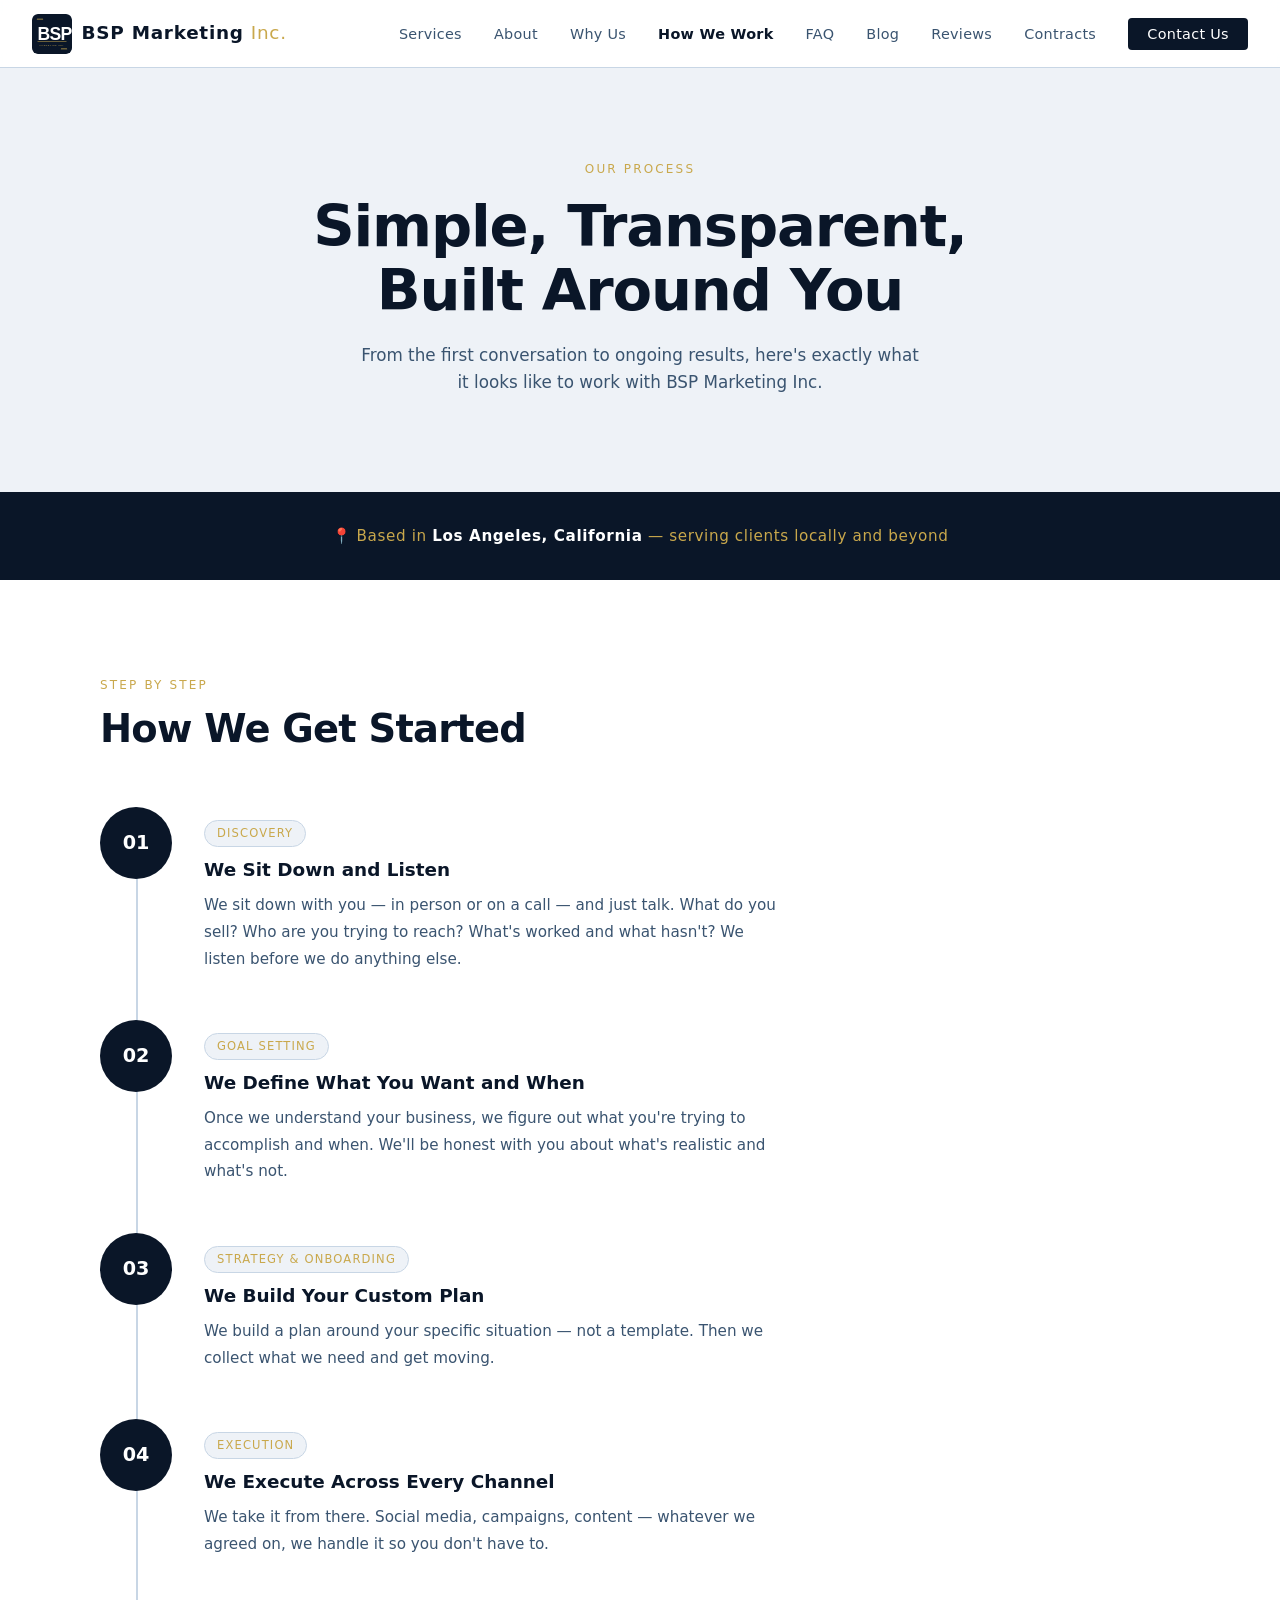
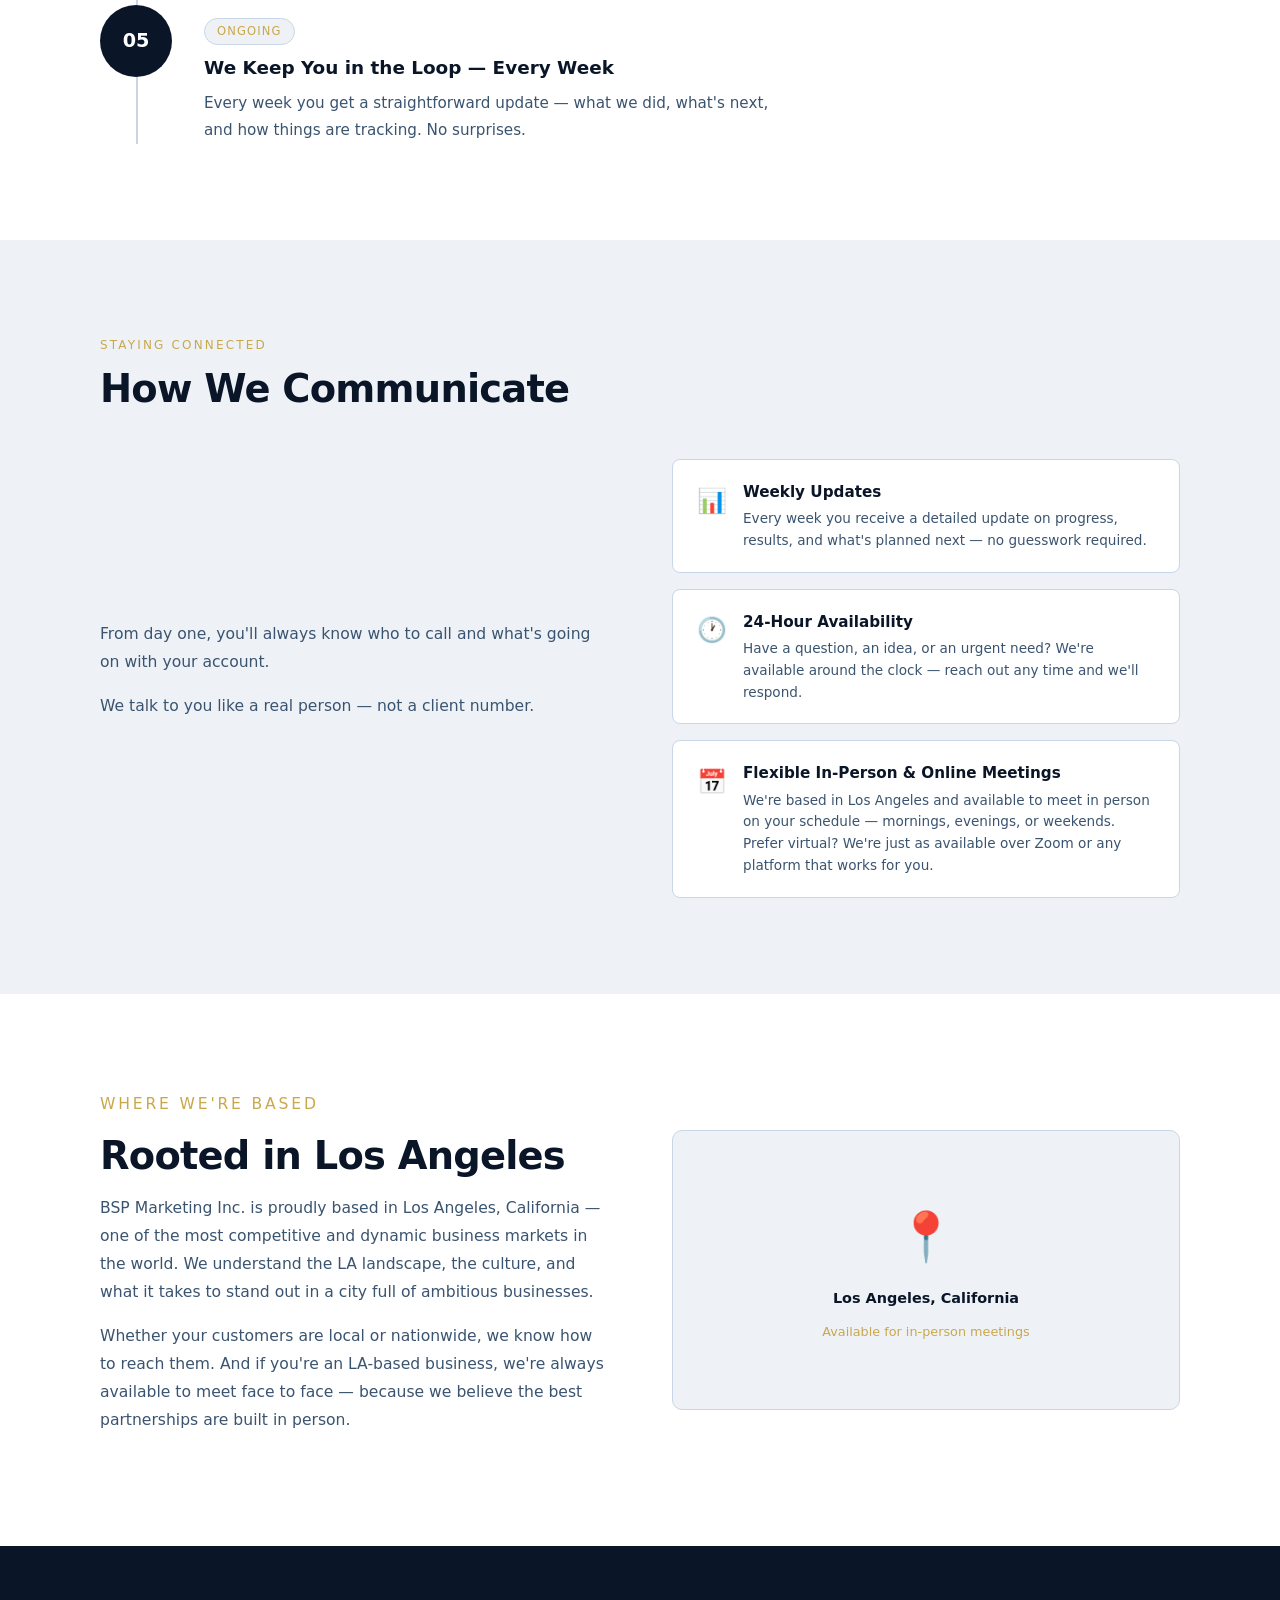
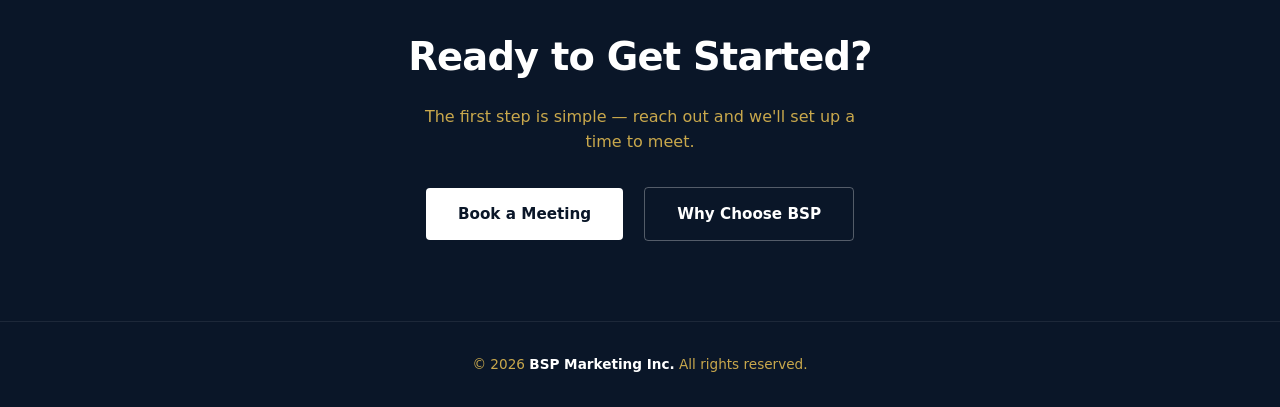
<file: how-we-work.html>
<!DOCTYPE html>
<html lang="en">
<head>
  <meta charset="UTF-8" />
  <meta name="viewport" content="width=device-width, initial-scale=1.0" />
  <title>How We Work — BSP Marketing Inc.</title>
  <style>
    *, *::before, *::after { box-sizing: border-box; margin: 0; padding: 0; }

    :root {
      --white: #ffffff;
      --off-white: #eef2f7;
      --light-gray: #c8d6e5;
      --mid-gray: #c9a84c;
      --dark: #0a1628;
      --accent-light: #3a5470;
    }

    html { scroll-behavior: smooth; }

    body {
      font-family: 'Segoe UI', system-ui, -apple-system, sans-serif;
      color: var(--dark);
      background: var(--white);
      line-height: 1.6;
    }

    /* NAV */
    nav {
      position: fixed;
      top: 0; left: 0; right: 0;
      z-index: 100;
      background: rgba(255,255,255,0.95);
      backdrop-filter: blur(8px);
      border-bottom: 1px solid var(--light-gray);
      padding: 0 2rem;
      height: 68px;
      display: flex;
      align-items: center;
      justify-content: space-between;
    }

    .nav-logo {
      font-size: 1.15rem;
      font-weight: 700;
      letter-spacing: 0.04em;
      color: var(--dark);
      text-decoration: none;
    }

    .nav-logo span { color: #c9a84c; font-weight: 400; }

    .nav-links { display: flex; gap: 2rem; list-style: none; }

    .nav-links a {
      text-decoration: none;
      font-size: 0.9rem;
      color: var(--accent-light);
      letter-spacing: 0.02em;
      transition: color 0.2s;
    }

    .nav-links a:hover { color: var(--dark); }
    .nav-links a.active { color: var(--dark); font-weight: 600; }

    .nav-cta {
      background: var(--dark);
      color: var(--white) !important;
      padding: 0.5rem 1.2rem;
      border-radius: 4px;
    }

    .nav-cta:hover { background: var(--accent-light) !important; }

    @media (max-width: 680px) { .nav-links { display: none; } }

    /* ANIMATIONS */
    .reveal {
      opacity: 0;
      transform: translateY(40px);
      transition: opacity 0.7s ease, transform 0.7s ease;
    }
    .reveal.visible { opacity: 1; transform: translateY(0); }

    .reveal-left {
      opacity: 0;
      transform: translateX(-50px);
      transition: opacity 0.7s ease, transform 0.7s ease;
    }
    .reveal-left.visible { opacity: 1; transform: translateX(0); }

    .reveal-right {
      opacity: 0;
      transform: translateX(50px);
      transition: opacity 0.7s ease, transform 0.7s ease;
    }
    .reveal-right.visible { opacity: 1; transform: translateX(0); }

    .stagger > * {
      opacity: 0;
      transform: translateY(30px);
      transition: opacity 0.5s ease, transform 0.5s ease;
    }
    .stagger.visible > *:nth-child(1) { opacity:1; transform:none; transition-delay:0s; }
    .stagger.visible > *:nth-child(2) { opacity:1; transform:none; transition-delay:0.15s; }
    .stagger.visible > *:nth-child(3) { opacity:1; transform:none; transition-delay:0.3s; }
    .stagger.visible > *:nth-child(4) { opacity:1; transform:none; transition-delay:0.45s; }

    /* LAYOUT */
    .section-inner { max-width: 1080px; margin: 0 auto; }
    .section-label { color: #c9a84c !important;
      font-size: 0.75rem;
      letter-spacing: 0.18em;
      text-transform: uppercase;
      color: var(--mid-gray);
      margin-bottom: 0.75rem;
    }
    .section-title {
      font-size: clamp(1.8rem, 4vw, 2.4rem);
      font-weight: 700;
      letter-spacing: -0.02em;
      line-height: 1.15;
      margin-bottom: 1rem;
    }

    /* PAGE HERO */
    .page-hero {
      padding: 10rem 2rem 6rem;
      background: var(--off-white);
      text-align: center;
    }

    .page-hero .eyebrow {
      font-size: 0.75rem;
      letter-spacing: 0.18em;
      text-transform: uppercase;
      color: var(--mid-gray);
      margin-bottom: 1rem;
    }

    .page-hero h1 {
      font-size: clamp(2.2rem, 5vw, 3.6rem);
      font-weight: 700;
      letter-spacing: -0.02em;
      line-height: 1.1;
      margin-bottom: 1.25rem;
    }

    .page-hero p {
      font-size: 1.05rem;
      color: var(--accent-light);
      max-width: 560px;
      margin: 0 auto;
    }

    /* LOCATION BANNER */
    #location {
      background: var(--dark);
      padding: 2rem;
      text-align: center;
    }

    #location p {
      color: var(--mid-gray);
      font-size: 0.95rem;
      letter-spacing: 0.04em;
    }

    #location strong { color: var(--white); }

    /* PROCESS STEPS */
    #process {
      padding: 6rem 2rem;
      background: var(--white);
    }

    .steps {
      position: relative;
      margin-top: 3.5rem;
    }

    .steps::before {
      content: '';
      position: absolute;
      left: 2.25rem;
      top: 0;
      bottom: 0;
      width: 2px;
      background: var(--light-gray);
    }

    @media (max-width: 600px) { .steps::before { left: 1.5rem; } }

    .step {
      display: flex;
      gap: 2rem;
      margin-bottom: 3rem;
      position: relative;
    }

    .step:last-child { margin-bottom: 0; }

    .step-number {
      width: 4.5rem;
      height: 4.5rem;
      min-width: 4.5rem;
      border-radius: 50%;
      background: var(--dark);
      color: var(--white);
      font-size: 1.2rem;
      font-weight: 800;
      display: flex;
      align-items: center;
      justify-content: center;
      position: relative;
      z-index: 1;
    }

    .step-content {
      padding-top: 0.75rem;
    }

    .step-content h3 {
      font-size: 1.15rem;
      font-weight: 700;
      margin-bottom: 0.5rem;
    }

    .step-content p {
      font-size: 0.95rem;
      color: var(--accent-light);
      line-height: 1.75;
      max-width: 580px;
    }

    .step-tag {
      display: inline-block;
      font-size: 0.72rem;
      letter-spacing: 0.1em;
      text-transform: uppercase;
      color: var(--mid-gray);
      background: var(--off-white);
      border: 1px solid var(--light-gray);
      border-radius: 20px;
      padding: 0.2rem 0.75rem;
      margin-bottom: 0.5rem;
    }

    /* COMMUNICATION */
    #communication {
      padding: 6rem 2rem;
      background: var(--off-white);
    }

    .comm-wrap {
      display: grid;
      grid-template-columns: 1fr 1fr;
      gap: 4rem;
      align-items: center;
      margin-top: 3rem;
    }

    @media (max-width: 700px) { .comm-wrap { grid-template-columns: 1fr; gap: 2rem; } }

    .comm-text p {
      font-size: 0.975rem;
      color: var(--accent-light);
      line-height: 1.8;
      margin-bottom: 1rem;
    }

    .comm-cards { display: flex; flex-direction: column; gap: 1rem; }

    .comm-card {
      background: var(--white);
      border: 1px solid var(--light-gray);
      border-radius: 8px;
      padding: 1.25rem 1.5rem;
      display: flex;
      align-items: flex-start;
      gap: 1rem;
      transition: box-shadow 0.2s;
    }

    .comm-card:hover { box-shadow: 0 4px 16px rgba(0,0,0,0.06); }

    .comm-card .icon { font-size: 1.5rem; margin-top: 0.1rem; }

    .comm-card h4 { font-size: 0.95rem; font-weight: 700; margin-bottom: 0.25rem; }
    .comm-card p { font-size: 0.85rem; color: var(--accent-light); margin: 0; line-height: 1.6; }

    /* LA SECTION */
    #la {
      padding: 6rem 2rem;
      background: var(--white);
    }

    .la-wrap {
      display: grid;
      grid-template-columns: 1fr 1fr;
      gap: 4rem;
      align-items: center;
    }

    @media (max-width: 700px) { .la-wrap { grid-template-columns: 1fr; gap: 2rem; } }

    .la-text p {
      font-size: 0.975rem;
      color: var(--accent-light);
      line-height: 1.8;
      margin-bottom: 1rem;
    }

    .la-map {
      background: var(--off-white);
      border: 1px solid var(--light-gray);
      border-radius: 10px;
      height: 280px;
      display: flex;
      flex-direction: column;
      align-items: center;
      justify-content: center;
      gap: 0.75rem;
      color: var(--mid-gray);
    }

    .la-map .pin { font-size: 3rem; }
    .la-map p { font-size: 0.9rem; font-weight: 600; color: var(--dark); }
    .la-map span { font-size: 0.8rem; color: var(--mid-gray); }

    /* CTA */
    #cta {
      background: var(--dark);
      text-align: center;
      padding: 5rem 2rem;
    }

    #cta h2 {
      font-size: clamp(1.8rem, 4vw, 2.4rem);
      font-weight: 700;
      color: var(--white);
      letter-spacing: -0.02em;
      margin-bottom: 1rem;
    }

    #cta p {
      font-size: 1rem;
      color: var(--mid-gray);
      margin-bottom: 2rem;
      max-width: 460px;
      margin-left: auto;
      margin-right: auto;
    }

    .btn {
      display: inline-block;
      padding: 0.85rem 2rem;
      border-radius: 4px;
      font-size: 0.95rem;
      font-weight: 600;
      text-decoration: none;
      transition: all 0.2s;
    }

    .btn-white { background: var(--white); color: var(--dark); }
    .btn-white:hover { background: var(--off-white); }
    .btn-outline-white {
      border: 1.5px solid rgba(255,255,255,0.3);
      color: var(--white);
      margin-left: 1rem;
    }
    .btn-outline-white:hover { border-color: var(--white); }

    /* FOOTER */
    footer {
      background: var(--dark);
      color: var(--mid-gray);
      text-align: center;
      padding: 2rem;
      font-size: 0.85rem;
      border-top: 1px solid rgba(255,255,255,0.08);
    }

    footer strong { color: var(--white); }
  </style>
  <script src="security.js"></script>
</head>
<body>

  <!-- NAV -->
  <nav>
    <a href="index.html" class="nav-logo"><img src="logo.svg" height="40" width="40" style="border-radius:6px;vertical-align:middle;margin-right:0.6rem;" alt="BSP Marketing Logo">BSP Marketing <span>Inc.</span></a>
    <ul class="nav-links">
      <li><a href="index.html#services">Services</a></li>
      <li><a href="about.html">About</a></li>
      <li><a href="why-us.html">Why Us</a></li>
      <li><a href="how-we-work.html" class="active">How We Work</a></li>
      <li><a href="faq.html">FAQ</a></li>
      <li><a href="blog.html">Blog</a></li>
      <li><a href="reviews.html">Reviews</a></li>
      <li><a href="contracts.html">Contracts</a></li>
      <li><a href="index.html#contact" class="nav-cta">Contact Us</a></li>
    </ul>
  </nav>

  <!-- HERO -->
  <div class="page-hero">
    <p class="eyebrow reveal">Our Process</p>
    <h1 class="reveal" style="transition-delay:0.15s">Simple, Transparent,<br>Built Around You</h1>
    <p class="reveal" style="transition-delay:0.3s">From the first conversation to ongoing results, here's exactly what it looks like to work with BSP Marketing Inc.</p>
  </div>

  <!-- LOCATION BANNER -->
  <div id="location">
    <p>📍 Based in <strong>Los Angeles, California</strong> — serving clients locally and beyond</p>
  </div>

  <!-- PROCESS STEPS -->
  <section id="process">
    <div class="section-inner">
      <p class="section-label reveal">Step by Step</p>
      <h2 class="section-title reveal" style="transition-delay:0.1s">How We Get Started</h2>

      <div class="steps">

        <div class="step reveal">
          <div class="step-number">01</div>
          <div class="step-content">
            <span class="step-tag">Discovery</span>
            <h3>We Sit Down and Listen</h3>
            <p>We sit down with you — in person or on a call — and just talk. What do you sell? Who are you trying to reach? What's worked and what hasn't? We listen before we do anything else.</p>
          </div>
        </div>

        <div class="step reveal" style="transition-delay:0.1s">
          <div class="step-number">02</div>
          <div class="step-content">
            <span class="step-tag">Goal Setting</span>
            <h3>We Define What You Want and When</h3>
            <p>Once we understand your business, we figure out what you're trying to accomplish and when. We'll be honest with you about what's realistic and what's not.</p>
          </div>
        </div>

        <div class="step reveal" style="transition-delay:0.2s">
          <div class="step-number">03</div>
          <div class="step-content">
            <span class="step-tag">Strategy & Onboarding</span>
            <h3>We Build Your Custom Plan</h3>
            <p>We build a plan around your specific situation — not a template. Then we collect what we need and get moving.</p>
          </div>
        </div>

        <div class="step reveal" style="transition-delay:0.3s">
          <div class="step-number">04</div>
          <div class="step-content">
            <span class="step-tag">Execution</span>
            <h3>We Execute Across Every Channel</h3>
            <p>We take it from there. Social media, campaigns, content — whatever we agreed on, we handle it so you don't have to.</p>
          </div>
        </div>

        <div class="step reveal" style="transition-delay:0.4s">
          <div class="step-number">05</div>
          <div class="step-content">
            <span class="step-tag">Ongoing</span>
            <h3>We Keep You in the Loop — Every Week</h3>
            <p>Every week you get a straightforward update — what we did, what's next, and how things are tracking. No surprises.</p>
          </div>
        </div>

      </div>
    </div>
  </section>

  <!-- COMMUNICATION -->
  <section id="communication">
    <div class="section-inner">
      <p class="section-label reveal">Staying Connected</p>
      <h2 class="section-title reveal" style="transition-delay:0.1s">How We Communicate</h2>
      <div class="comm-wrap">
        <div class="comm-text reveal-left">
          <p>From day one, you'll always know who to call and what's going on with your account.</p>
          <p>We talk to you like a real person — not a client number.</p>
        </div>
        <div class="comm-cards reveal-right">
          <div class="comm-card">
            <div class="icon">📊</div>
            <div>
              <h4>Weekly Updates</h4>
              <p>Every week you receive a detailed update on progress, results, and what's planned next — no guesswork required.</p>
            </div>
          </div>
          <div class="comm-card">
            <div class="icon">🕐</div>
            <div>
              <h4>24-Hour Availability</h4>
              <p>Have a question, an idea, or an urgent need? We're available around the clock — reach out any time and we'll respond.</p>
            </div>
          </div>
          <div class="comm-card">
            <div class="icon">📅</div>
            <div>
              <h4>Flexible In-Person & Online Meetings</h4>
              <p>We're based in Los Angeles and available to meet in person on your schedule — mornings, evenings, or weekends. Prefer virtual? We're just as available over Zoom or any platform that works for you.</p>
            </div>
          </div>
        </div>
      </div>
    </div>
  </section>

  <!-- LA -->
  <section id="la">
    <div class="section-inner">
      <div class="la-wrap">
        <div class="la-text reveal-left">
          <p class="section-label">Where We're Based</p>
          <h2 class="section-title">Rooted in Los Angeles</h2>
          <p>BSP Marketing Inc. is proudly based in Los Angeles, California — one of the most competitive and dynamic business markets in the world. We understand the LA landscape, the culture, and what it takes to stand out in a city full of ambitious businesses.</p>
          <p>Whether your customers are local or nationwide, we know how to reach them. And if you're an LA-based business, we're always available to meet face to face — because we believe the best partnerships are built in person.</p>
        </div>
        <div class="reveal-right">
          <div class="la-map">
            <div class="pin">📍</div>
            <p>Los Angeles, California</p>
            <span>Available for in-person meetings</span>
          </div>
        </div>
      </div>
    </div>
  </section>

  <!-- CTA -->
  <section id="cta">
    <h2 class="reveal">Ready to Get Started?</h2>
    <p class="reveal" style="transition-delay:0.15s">The first step is simple — reach out and we'll set up a time to meet.</p>
    <div class="reveal" style="transition-delay:0.3s">
      <a href="index.html#contact" class="btn btn-white">Book a Meeting</a>
      <a href="why-us.html" class="btn btn-outline-white">Why Choose BSP</a>
    </div>
  </section>

  <!-- FOOTER -->
  <footer>
    <p>&copy; 2026 <strong>BSP Marketing Inc.</strong> All rights reserved.</p>
  </footer>

  <script>
    const observer = new IntersectionObserver((entries) => {
      entries.forEach(entry => {
        if (entry.isIntersecting) entry.target.classList.add('visible');
      });
    }, { threshold: 0.15 });

    document.querySelectorAll('.reveal, .reveal-left, .reveal-right, .stagger').forEach(el => {
      observer.observe(el);
    });
  </script>

</body>
</html>
</file>
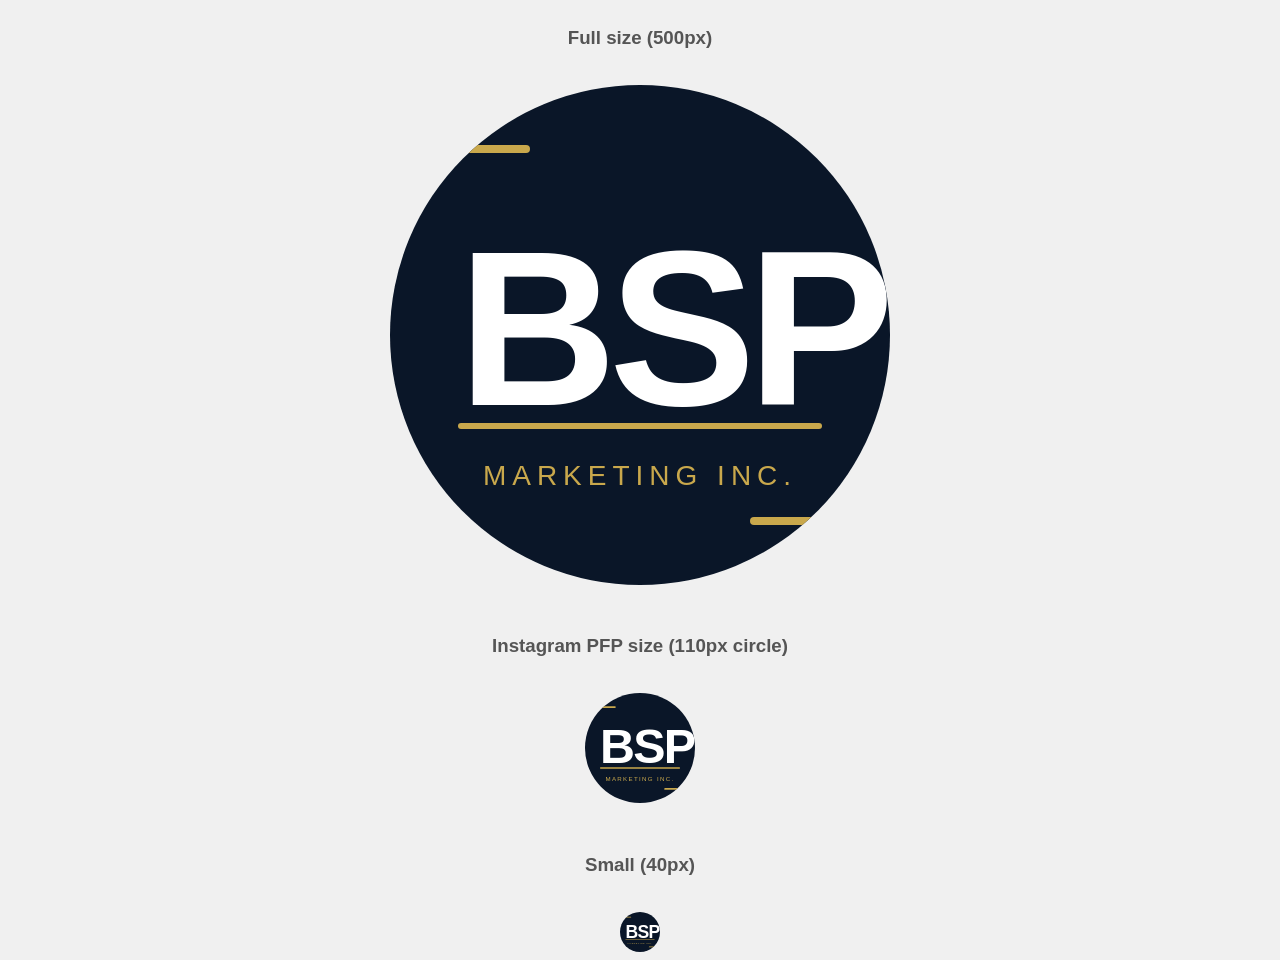
<file: logo-preview.html>
<!DOCTYPE html>
<html>
<head>
  <meta charset="UTF-8"/>
  <title>BSP Logo Preview</title>
  <style>
    body { background: #f0f0f0; display: flex; flex-direction: column; align-items: center; justify-content: center; min-height: 100vh; gap: 2rem; font-family: sans-serif; }
    h3 { color: #555; margin-bottom: 0.25rem; }
    .size-label { font-size: 0.8rem; color: #999; margin-bottom: 0.5rem; }
    img { display: block; border-radius: 50%; }
  </style>
</head>
<body>
  <h3>Full size (500px)</h3>
  <img src="logo.svg" width="500" height="500"/>
  <h3>Instagram PFP size (110px circle)</h3>
  <img src="logo.svg" width="110" height="110" style="border-radius:50%;"/>
  <h3>Small (40px)</h3>
  <img src="logo.svg" width="40" height="40" style="border-radius:50%;"/>
</body>
</html>
</file>
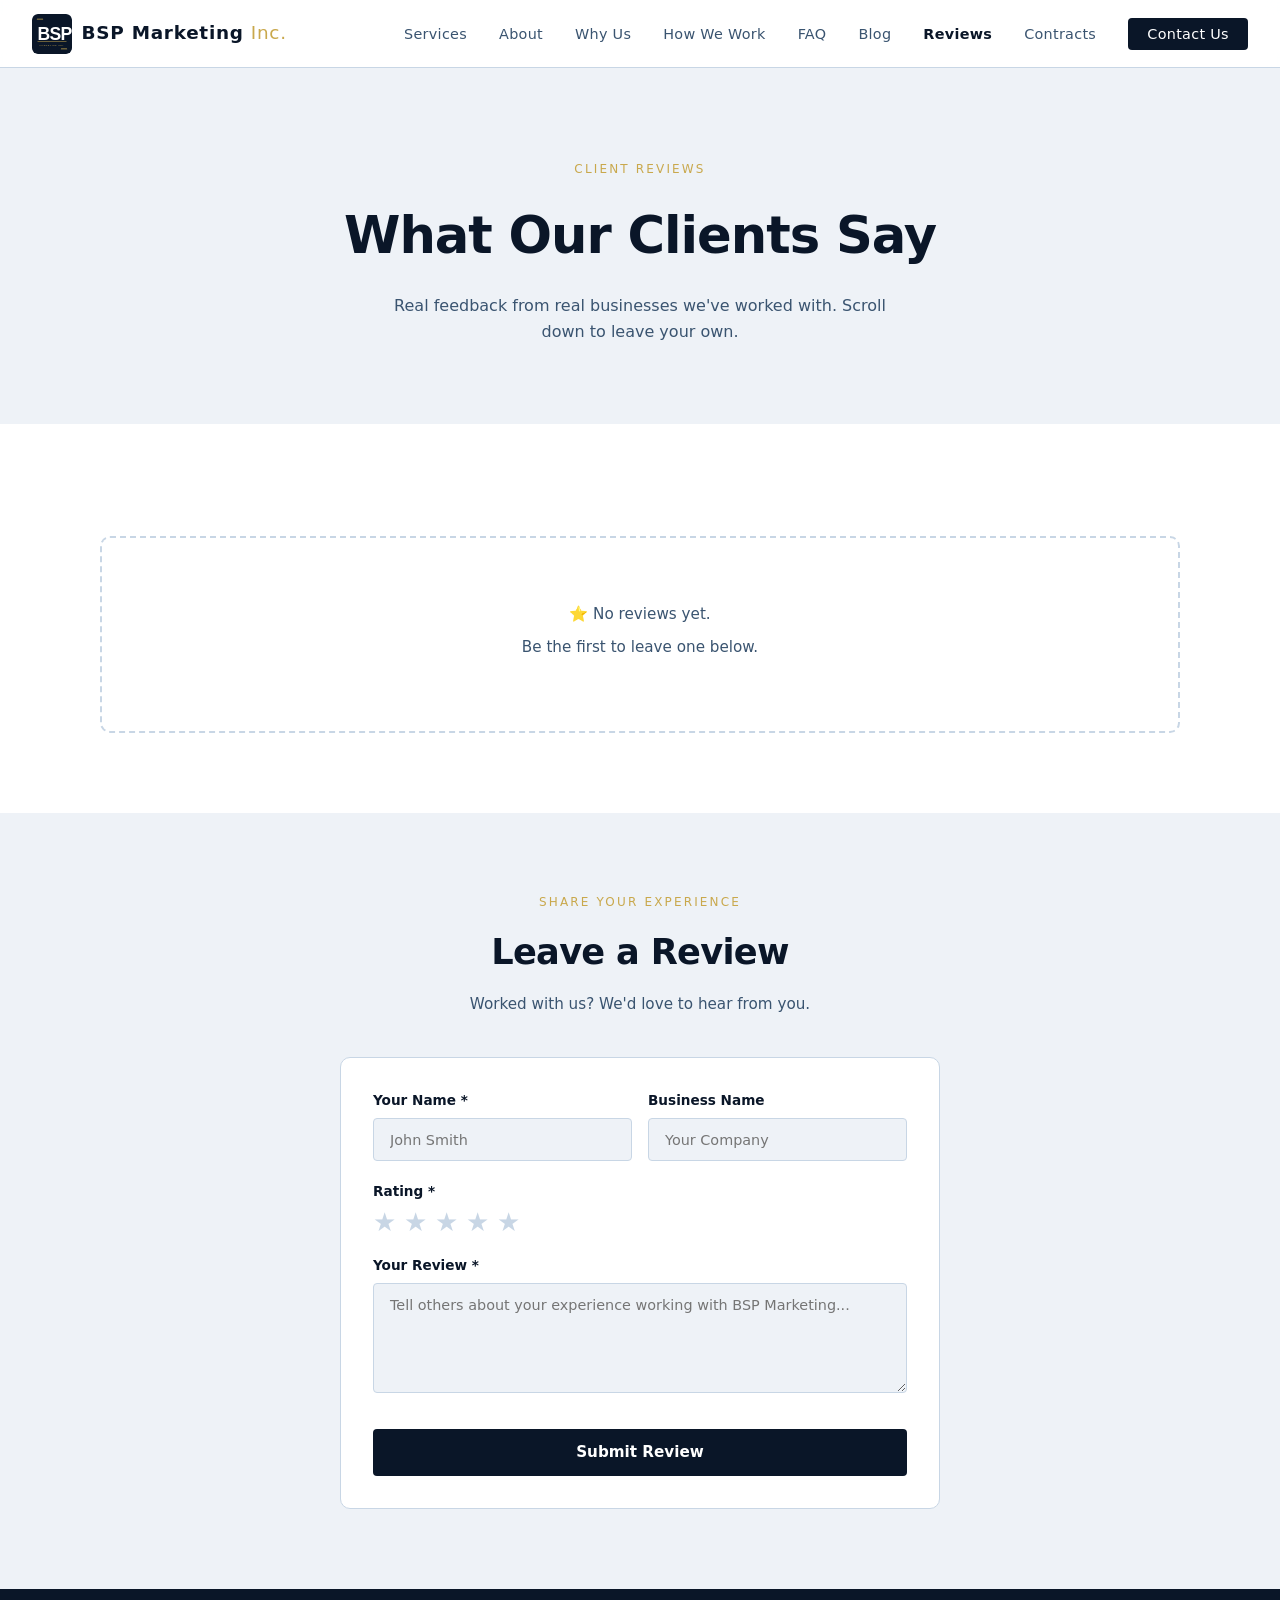
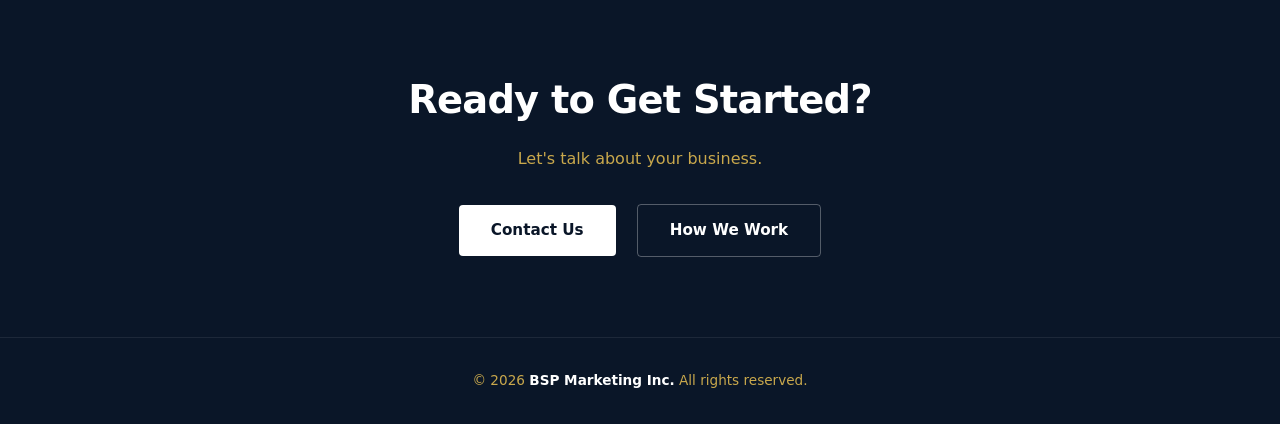
<file: reviews.html>
<!DOCTYPE html>
<html lang="en">
<head>
  <meta charset="UTF-8" />
  <meta name="viewport" content="width=device-width, initial-scale=1.0" />
  <title>Reviews — BSP Marketing Inc.</title>
  <script src="security.js"></script>
  <style>
    *, *::before, *::after { box-sizing: border-box; margin: 0; padding: 0; }

    :root {
      --white: #ffffff;
      --off-white: #eef2f7;
      --light-gray: #c8d6e5;
      --mid-gray: #c9a84c;
      --dark: #0a1628;
      --accent-light: #3a5470;
    }

    html { scroll-behavior: smooth; }

    body {
      font-family: 'Segoe UI', system-ui, -apple-system, sans-serif;
      color: var(--dark);
      background: var(--white);
      line-height: 1.6;
    }

    nav {
      position: fixed;
      top: 0; left: 0; right: 0;
      z-index: 100;
      background: rgba(255,255,255,0.95);
      backdrop-filter: blur(8px);
      border-bottom: 1px solid var(--light-gray);
      padding: 0 2rem;
      height: 68px;
      display: flex;
      align-items: center;
      justify-content: space-between;
    }

    .nav-logo {
      font-size: 1.15rem;
      font-weight: 700;
      letter-spacing: 0.04em;
      color: var(--dark);
      text-decoration: none;
    }

    .nav-logo span { color: #c9a84c; font-weight: 400; }
    .nav-links { display: flex; gap: 2rem; list-style: none; }

    .nav-links a {
      text-decoration: none;
      font-size: 0.9rem;
      color: var(--accent-light);
      letter-spacing: 0.02em;
      transition: color 0.2s;
    }

    .nav-links a:hover { color: var(--dark); }
    .nav-links a.active { color: var(--dark); font-weight: 600; }

    .nav-cta {
      background: var(--dark);
      color: var(--white) !important;
      padding: 0.5rem 1.2rem;
      border-radius: 4px;
    }

    .nav-cta:hover { background: var(--accent-light) !important; }

    @media (max-width: 680px) { .nav-links { display: none; } }

    .reveal {
      opacity: 0;
      transform: translateY(40px);
      transition: opacity 0.7s ease, transform 0.7s ease;
    }
    .reveal.visible { opacity: 1; transform: translateY(0); }

    .stagger > * {
      opacity: 0;
      transform: translateY(20px);
      transition: opacity 0.5s ease, transform 0.5s ease;
    }
    .stagger.visible > *:nth-child(1) { opacity:1; transform:none; transition-delay:0s; }
    .stagger.visible > *:nth-child(2) { opacity:1; transform:none; transition-delay:0.1s; }
    .stagger.visible > *:nth-child(3) { opacity:1; transform:none; transition-delay:0.2s; }
    .stagger.visible > *:nth-child(4) { opacity:1; transform:none; transition-delay:0.3s; }
    .stagger.visible > *:nth-child(5) { opacity:1; transform:none; transition-delay:0.4s; }
    .stagger.visible > *:nth-child(6) { opacity:1; transform:none; transition-delay:0.5s; }

    /* HERO */
    .page-hero {
      padding: 10rem 2rem 5rem;
      background: var(--off-white);
      text-align: center;
    }

    .page-hero .eyebrow {
      font-size: 0.75rem;
      letter-spacing: 0.18em;
      text-transform: uppercase;
      color: #c9a84c;
      margin-bottom: 1rem;
    }

    .page-hero h1 {
      font-size: clamp(2rem, 5vw, 3.2rem);
      font-weight: 700;
      letter-spacing: -0.02em;
      margin-bottom: 1rem;
    }

    .page-hero p {
      font-size: 1rem;
      color: var(--accent-light);
      max-width: 500px;
      margin: 0 auto;
    }

    /* REVIEWS GRID */
    #reviews {
      padding: 5rem 2rem;
      background: var(--white);
    }

    .reviews-inner { max-width: 1080px; margin: 0 auto; }

    .reviews-grid {
      display: grid;
      grid-template-columns: repeat(auto-fill, minmax(300px, 1fr));
      gap: 1.5rem;
      margin-top: 3rem;
    }

    .review-card {
      background: var(--off-white);
      border: 1px solid var(--light-gray);
      border-radius: 10px;
      padding: 1.75rem;
    }

    .stars {
      color: #c9a84c;
      font-size: 1.1rem;
      margin-bottom: 0.75rem;
      letter-spacing: 2px;
    }

    .review-text {
      font-size: 0.95rem;
      color: var(--accent-light);
      line-height: 1.75;
      margin-bottom: 1.25rem;
      font-style: italic;
    }

    .review-author {
      font-size: 0.875rem;
      font-weight: 700;
      color: var(--dark);
    }

    .review-company {
      font-size: 0.8rem;
      color: #c9a84c;
    }

    .no-reviews {
      text-align: center;
      padding: 4rem 2rem;
      color: var(--accent-light);
      font-size: 0.95rem;
      border: 2px dashed var(--light-gray);
      border-radius: 10px;
      margin-top: 2rem;
    }

    .no-reviews p { margin-bottom: 0.5rem; }

    /* SUBMIT FORM */
    #submit {
      padding: 5rem 2rem;
      background: var(--off-white);
    }

    .submit-inner {
      max-width: 600px;
      margin: 0 auto;
      text-align: center;
    }

    .section-label {
      font-size: 0.75rem;
      letter-spacing: 0.18em;
      text-transform: uppercase;
      color: #c9a84c;
      margin-bottom: 0.75rem;
    }

    .section-title {
      font-size: clamp(1.6rem, 3.5vw, 2.2rem);
      font-weight: 700;
      letter-spacing: -0.02em;
      margin-bottom: 0.75rem;
    }

    .section-sub {
      font-size: 0.95rem;
      color: var(--accent-light);
      margin-bottom: 2.5rem;
    }

    .review-form {
      background: var(--white);
      border: 1px solid var(--light-gray);
      border-radius: 10px;
      padding: 2rem;
      text-align: left;
    }

    .form-group { margin-bottom: 1.25rem; }

    .form-group label {
      display: block;
      font-size: 0.85rem;
      font-weight: 600;
      color: var(--dark);
      margin-bottom: 0.4rem;
    }

    .form-group input,
    .form-group textarea {
      width: 100%;
      padding: 0.8rem 1rem;
      border: 1.5px solid var(--light-gray);
      border-radius: 4px;
      font-size: 0.9rem;
      font-family: inherit;
      color: var(--dark);
      background: var(--off-white);
      transition: border-color 0.2s;
      outline: none;
    }

    .form-group input:focus,
    .form-group textarea:focus {
      border-color: var(--dark);
    }

    .form-group textarea { resize: vertical; min-height: 110px; }

    .star-select {
      display: flex;
      gap: 0.5rem;
      margin-top: 0.25rem;
    }

    .star-select button {
      background: none;
      border: none;
      font-size: 1.6rem;
      cursor: pointer;
      color: var(--light-gray);
      transition: color 0.15s, transform 0.15s;
      padding: 0;
      line-height: 1;
    }

    .star-select button.active,
    .star-select button:hover { color: #c9a84c; transform: scale(1.15); }

    .form-row {
      display: grid;
      grid-template-columns: 1fr 1fr;
      gap: 1rem;
    }

    @media (max-width: 500px) { .form-row { grid-template-columns: 1fr; } }

    .submit-btn {
      width: 100%;
      padding: 0.9rem;
      background: var(--dark);
      color: var(--white);
      border: none;
      border-radius: 4px;
      font-size: 0.95rem;
      font-weight: 600;
      font-family: inherit;
      cursor: pointer;
      transition: background 0.2s;
      margin-top: 0.5rem;
    }

    .submit-btn:hover { background: var(--accent-light); }

    .success-msg {
      display: none;
      text-align: center;
      padding: 2rem;
      color: var(--dark);
    }

    .success-msg .checkmark { font-size: 3rem; margin-bottom: 1rem; }
    .success-msg h3 { font-size: 1.2rem; margin-bottom: 0.5rem; }
    .success-msg p { font-size: 0.9rem; color: var(--accent-light); }

    /* CTA */
    #cta {
      background: var(--dark);
      text-align: center;
      padding: 5rem 2rem;
    }

    #cta h2 {
      font-size: clamp(1.8rem, 4vw, 2.4rem);
      font-weight: 700;
      color: var(--white);
      letter-spacing: -0.02em;
      margin-bottom: 1rem;
    }

    #cta p { font-size: 1rem; color: var(--mid-gray); margin-bottom: 2rem; }

    .btn {
      display: inline-block;
      padding: 0.85rem 2rem;
      border-radius: 4px;
      font-size: 0.95rem;
      font-weight: 600;
      text-decoration: none;
      transition: all 0.2s;
    }

    .btn-white { background: var(--white); color: var(--dark); }
    .btn-white:hover { background: var(--off-white); }
    .btn-outline-white { border: 1.5px solid rgba(255,255,255,0.3); color: var(--white); margin-left: 1rem; }
    .btn-outline-white:hover { border-color: var(--white); }

    footer {
      background: var(--dark);
      color: var(--mid-gray);
      text-align: center;
      padding: 2rem;
      font-size: 0.85rem;
      border-top: 1px solid rgba(255,255,255,0.08);
    }

    footer strong { color: var(--white); }
  </style>
</head>
<body>

  <nav>
    <a href="index.html" class="nav-logo"><img src="logo.svg" height="40" width="40" style="border-radius:6px;vertical-align:middle;margin-right:0.6rem;" alt="BSP Marketing Logo">BSP Marketing <span>Inc.</span></a>
    <ul class="nav-links">
      <li><a href="index.html#services">Services</a></li>
      <li><a href="about.html">About</a></li>
      <li><a href="why-us.html">Why Us</a></li>
      <li><a href="how-we-work.html">How We Work</a></li>
      <li><a href="faq.html">FAQ</a></li>
      <li><a href="blog.html">Blog</a></li>
      <li><a href="reviews.html" class="active">Reviews</a></li>
      <li><a href="contracts.html">Contracts</a></li>
      <li><a href="index.html#contact" class="nav-cta">Contact Us</a></li>
    </ul>
  </nav>

  <!-- HERO -->
  <div class="page-hero">
    <p class="eyebrow reveal">Client Reviews</p>
    <h1 class="reveal" style="transition-delay:0.15s">What Our Clients Say</h1>
    <p class="reveal" style="transition-delay:0.3s">Real feedback from real businesses we've worked with. Scroll down to leave your own.</p>
  </div>

  <!-- REVIEWS -->
  <section id="reviews">
    <div class="reviews-inner">
      <div id="reviews-grid" class="reviews-grid stagger">
        <!-- Reviews appear here -->
      </div>
      <div id="no-reviews" class="no-reviews" style="display:none;">
        <p>⭐ No reviews yet.</p>
        <p>Be the first to leave one below.</p>
      </div>
    </div>
  </section>

  <!-- SUBMIT -->
  <section id="submit">
    <div class="submit-inner">
      <p class="section-label reveal">Share Your Experience</p>
      <h2 class="section-title reveal" style="transition-delay:0.1s">Leave a Review</h2>
      <p class="section-sub reveal" style="transition-delay:0.2s">Worked with us? We'd love to hear from you.</p>

      <div class="review-form reveal" style="transition-delay:0.3s">
        <div id="form-wrap">
          <div class="form-row">
            <div class="form-group">
              <label>Your Name *</label>
              <input type="text" id="r-name" placeholder="John Smith" required />
            </div>
            <div class="form-group">
              <label>Business Name</label>
              <input type="text" id="r-company" placeholder="Your Company" />
            </div>
          </div>
          <div class="form-group">
            <label>Rating *</label>
            <div class="star-select" id="star-select">
              <button type="button" data-val="1" onclick="setStars(1)">★</button>
              <button type="button" data-val="2" onclick="setStars(2)">★</button>
              <button type="button" data-val="3" onclick="setStars(3)">★</button>
              <button type="button" data-val="4" onclick="setStars(4)">★</button>
              <button type="button" data-val="5" onclick="setStars(5)">★</button>
            </div>
          </div>
          <div class="form-group">
            <label>Your Review *</label>
            <textarea id="r-text" placeholder="Tell others about your experience working with BSP Marketing..."></textarea>
          </div>
          <button class="submit-btn" onclick="submitReview()">Submit Review</button>
        </div>
        <div class="success-msg" id="success-msg">
          <div class="checkmark">✅</div>
          <h3>Thanks for your review!</h3>
          <p>Your feedback has been submitted and will appear on this page.</p>
        </div>
      </div>
    </div>
  </section>

  <!-- CTA -->
  <section id="cta">
    <h2 class="reveal">Ready to Get Started?</h2>
    <p class="reveal" style="transition-delay:0.15s">Let's talk about your business.</p>
    <div class="reveal" style="transition-delay:0.3s">
      <a href="index.html#contact" class="btn btn-white">Contact Us</a>
      <a href="how-we-work.html" class="btn btn-outline-white">How We Work</a>
    </div>
  </section>

  <footer>
    <p>&copy; 2026 <strong>BSP Marketing Inc.</strong> All rights reserved.</p>
  </footer>

  <script>
    let selectedStars = 0;

    function setStars(val) {
      selectedStars = val;
      document.querySelectorAll('.star-select button').forEach(btn => {
        btn.classList.toggle('active', parseInt(btn.dataset.val) <= val);
      });
    }

    function submitReview() {
      const name = document.getElementById('r-name').value.trim();
      const company = document.getElementById('r-company').value.trim();
      const text = document.getElementById('r-text').value.trim();

      if (!name) { alert('Please enter your name.'); return; }
      if (!selectedStars) { alert('Please select a star rating.'); return; }
      if (!text) { alert('Please write a review.'); return; }

      // Save to localStorage
      const reviews = getReviews();
      reviews.push({
        name,
        company,
        stars: selectedStars,
        text,
        date: new Date().toLocaleDateString('en-US', { month: 'long', year: 'numeric' })
      });
      localStorage.setItem('bsp_reviews', JSON.stringify(reviews));

      // Show success
      document.getElementById('form-wrap').style.display = 'none';
      document.getElementById('success-msg').style.display = 'block';

      // Re-render reviews
      renderReviews();
    }

    function getReviews() {
      try {
        return JSON.parse(localStorage.getItem('bsp_reviews')) || [];
      } catch { return []; }
    }

    function renderReviews() {
      const reviews = getReviews();
      const grid = document.getElementById('reviews-grid');
      const empty = document.getElementById('no-reviews');

      if (reviews.length === 0) {
        grid.style.display = 'none';
        empty.style.display = 'block';
        return;
      }

      grid.style.display = 'grid';
      empty.style.display = 'none';
      grid.innerHTML = reviews.slice().reverse().map(r => `
        <div class="review-card">
          <div class="stars">${'★'.repeat(r.stars)}${'☆'.repeat(5 - r.stars)}</div>
          <div class="review-text">"${r.text}"</div>
          <div class="review-author">${r.name}</div>
          ${r.company ? `<div class="review-company">${r.company}</div>` : ''}
          <div style="font-size:0.75rem;color:var(--light-gray);margin-top:0.5rem;">${r.date}</div>
        </div>
      `).join('');

      // Animate in
      grid.querySelectorAll('.review-card').forEach((card, i) => {
        card.style.opacity = '0';
        card.style.transform = 'translateY(20px)';
        setTimeout(() => {
          card.style.transition = 'opacity 0.5s ease, transform 0.5s ease';
          card.style.opacity = '1';
          card.style.transform = 'none';
        }, i * 100);
      });
    }

    // Scroll animations
    const observer = new IntersectionObserver((entries) => {
      entries.forEach(entry => {
        if (entry.isIntersecting) entry.target.classList.add('visible');
      });
    }, { threshold: 0.1 });

    document.querySelectorAll('.reveal, .stagger').forEach(el => observer.observe(el));

    // Load reviews on page load
    renderReviews();
  </script>

</body>
</html>
</file>
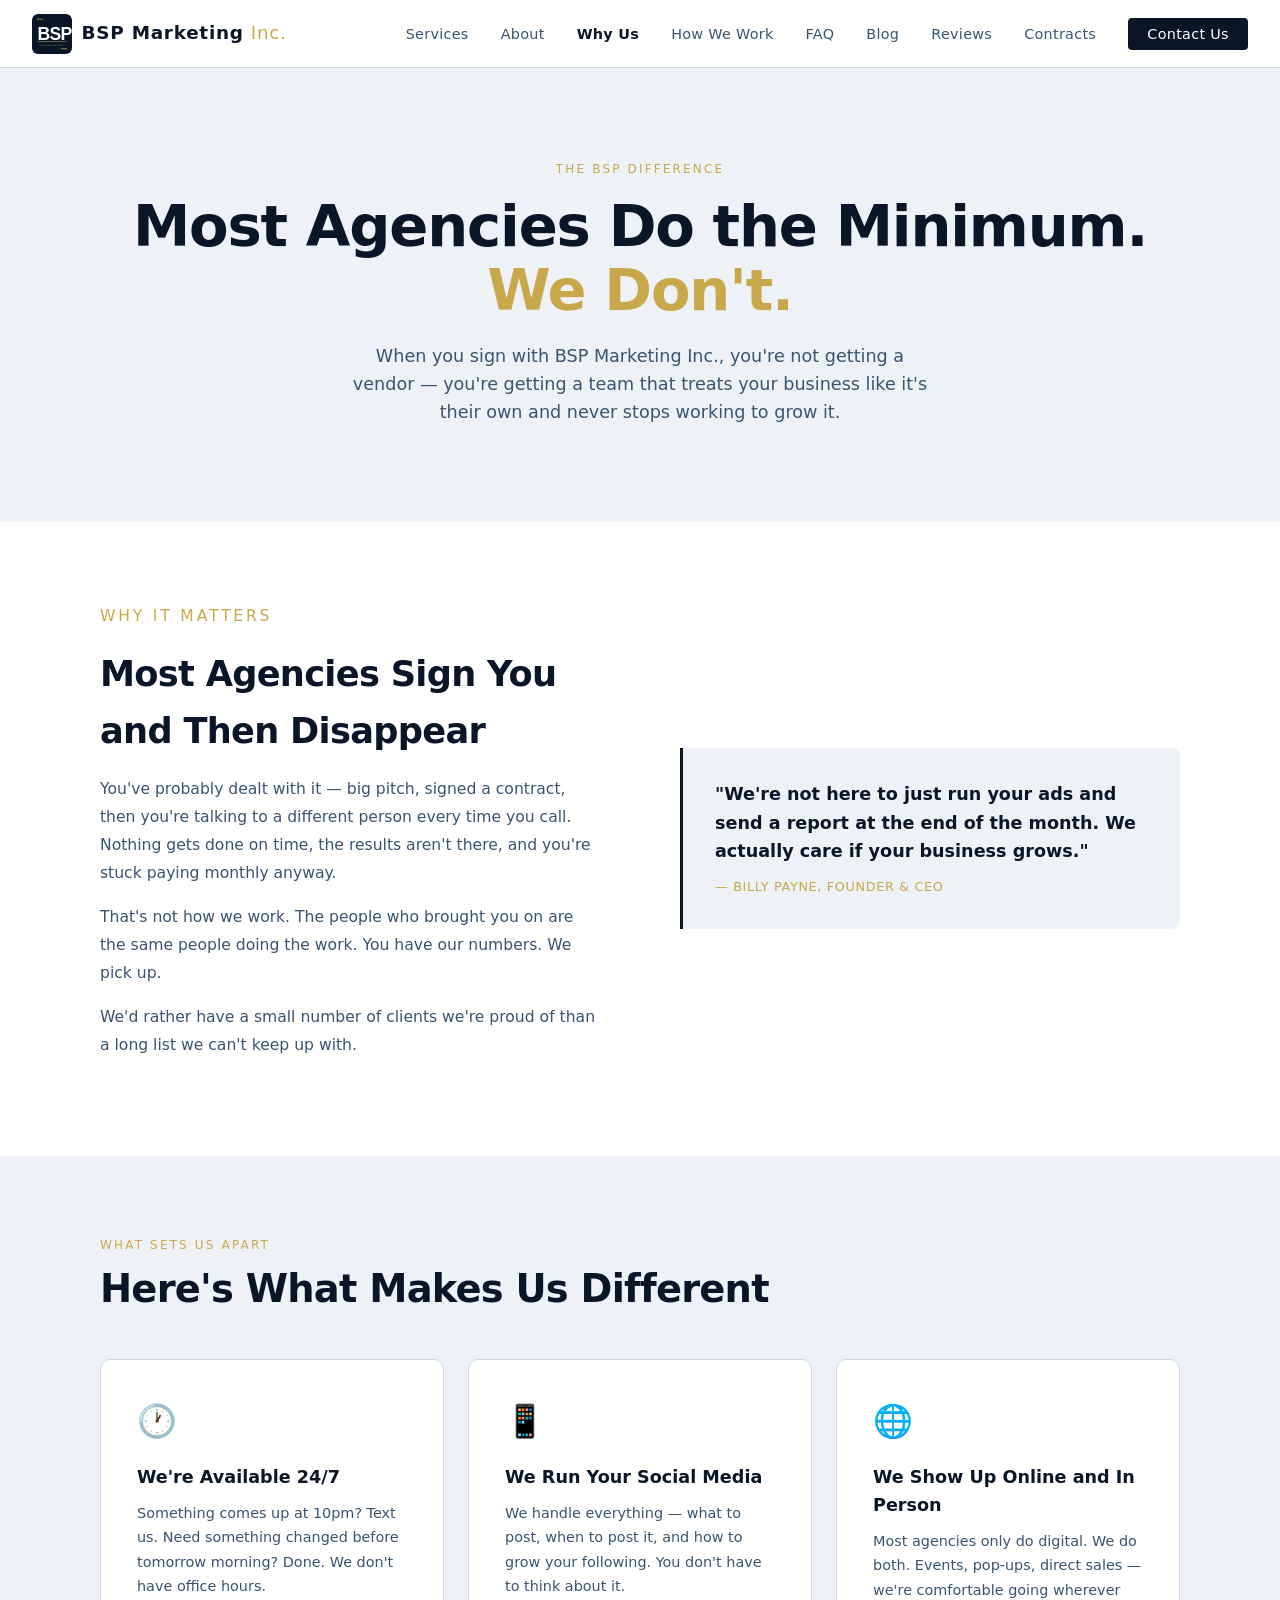
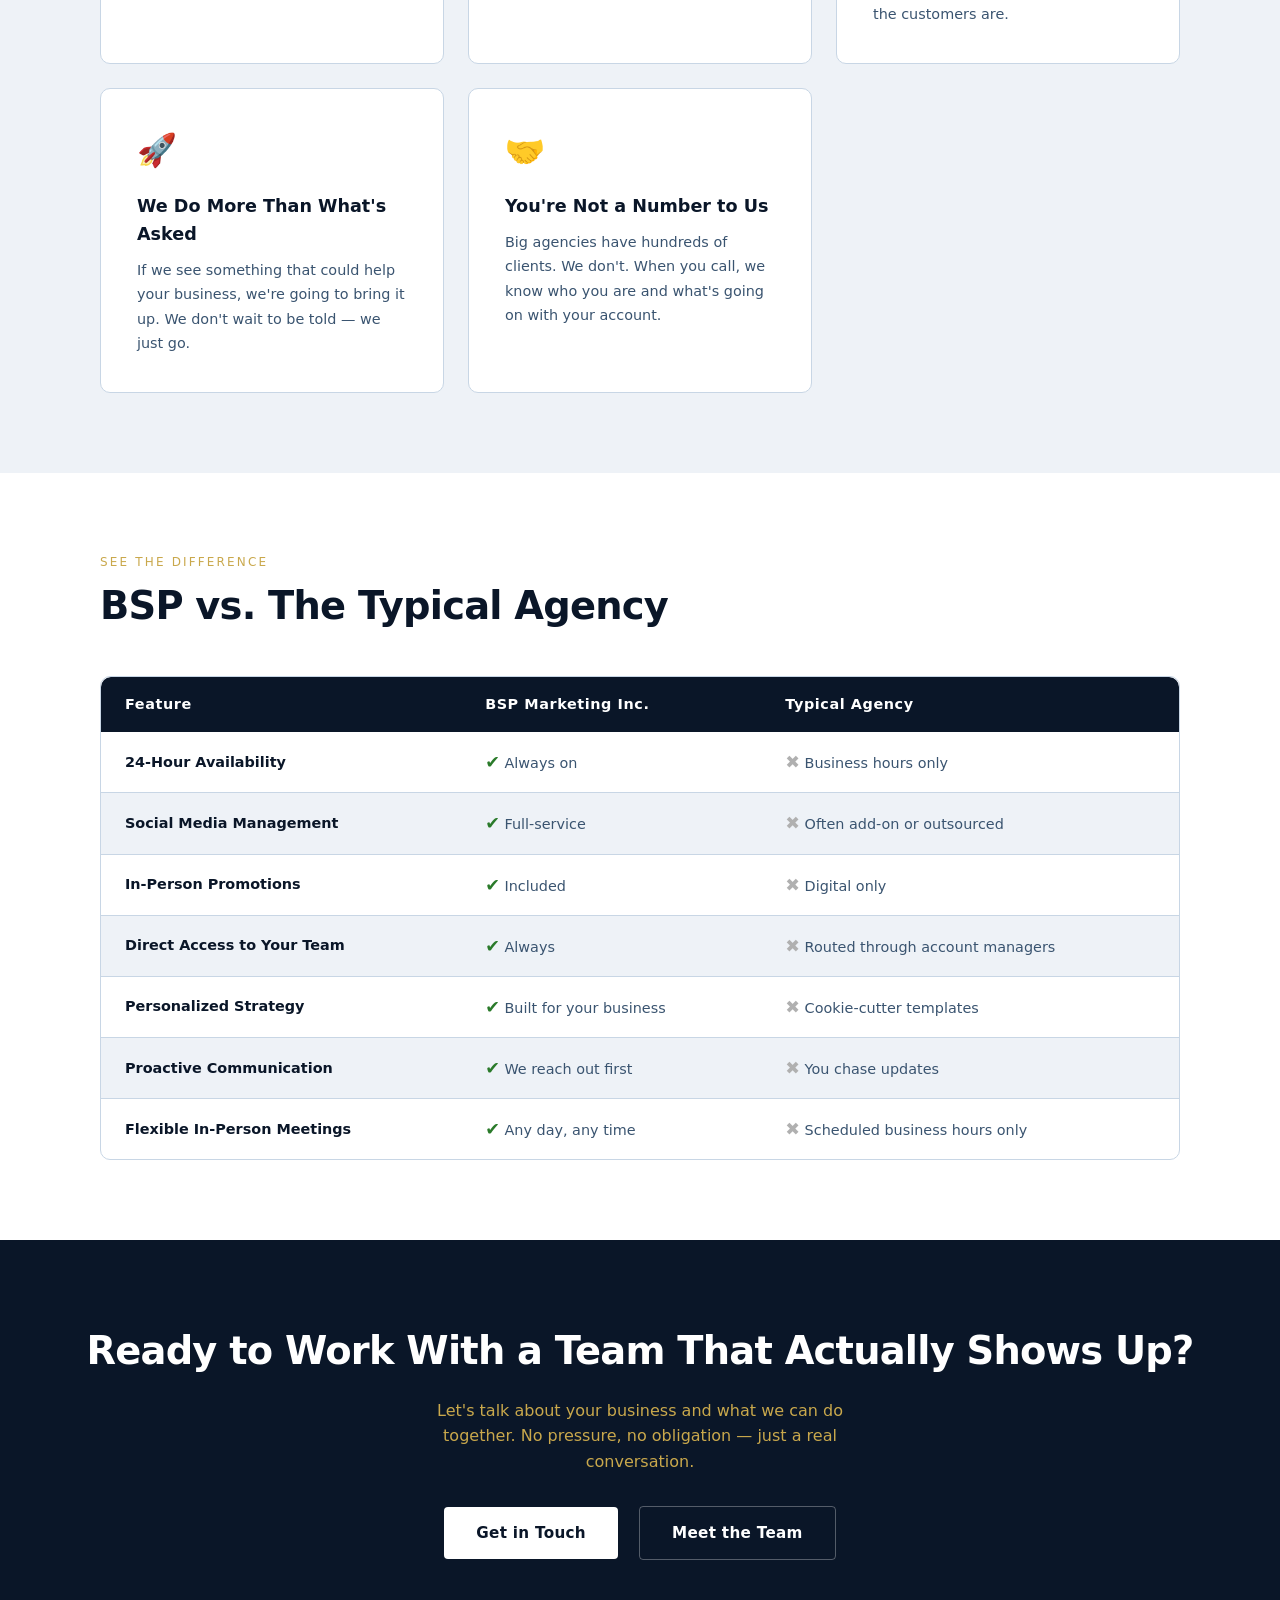
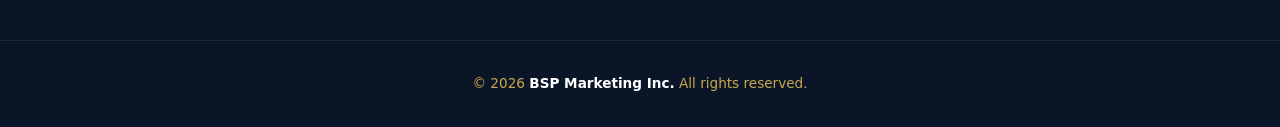
<file: why-us.html>
<!DOCTYPE html>
<html lang="en">
<head>
  <meta charset="UTF-8" />
  <meta name="viewport" content="width=device-width, initial-scale=1.0" />
  <title>Why Choose Us — BSP Marketing Inc.</title>
  <style>
    *, *::before, *::after { box-sizing: border-box; margin: 0; padding: 0; }

    :root {
      --white: #ffffff;
      --off-white: #eef2f7;
      --light-gray: #c8d6e5;
      --mid-gray: #c9a84c;
      --dark: #0a1628;
      --accent: #c9a84c;
      --accent-light: #3a5470;
    }

    html { scroll-behavior: smooth; }

    body {
      font-family: 'Segoe UI', system-ui, -apple-system, sans-serif;
      color: var(--dark);
      background: var(--white);
      line-height: 1.6;
    }

    /* NAV */
    nav {
      position: fixed;
      top: 0; left: 0; right: 0;
      z-index: 100;
      background: rgba(255,255,255,0.95);
      backdrop-filter: blur(8px);
      border-bottom: 1px solid var(--light-gray);
      padding: 0 2rem;
      height: 68px;
      display: flex;
      align-items: center;
      justify-content: space-between;
    }

    .nav-logo {
      font-size: 1.15rem;
      font-weight: 700;
      letter-spacing: 0.04em;
      color: var(--dark);
      text-decoration: none;
    }

    .nav-logo span { color: #c9a84c; font-weight: 400; }

    .nav-links { display: flex; gap: 2rem; list-style: none; }

    .nav-links a {
      text-decoration: none;
      font-size: 0.9rem;
      color: var(--accent-light);
      letter-spacing: 0.02em;
      transition: color 0.2s;
    }

    .nav-links a:hover { color: var(--dark); }
    .nav-links a.active { color: var(--dark); font-weight: 600; }

    .nav-cta {
      background: var(--dark);
      color: var(--white) !important;
      padding: 0.5rem 1.2rem;
      border-radius: 4px;
    }

    .nav-cta:hover { background: var(--accent-light) !important; }

    @media (max-width: 680px) { .nav-links { display: none; } }

    /* ANIMATIONS */
    .reveal {
      opacity: 0;
      transform: translateY(40px);
      transition: opacity 0.7s ease, transform 0.7s ease;
    }
    .reveal.visible { opacity: 1; transform: translateY(0); }

    .reveal-left {
      opacity: 0;
      transform: translateX(-50px);
      transition: opacity 0.7s ease, transform 0.7s ease;
    }
    .reveal-left.visible { opacity: 1; transform: translateX(0); }

    .reveal-right {
      opacity: 0;
      transform: translateX(50px);
      transition: opacity 0.7s ease, transform 0.7s ease;
    }
    .reveal-right.visible { opacity: 1; transform: translateX(0); }

    .stagger > * {
      opacity: 0;
      transform: translateY(30px);
      transition: opacity 0.5s ease, transform 0.5s ease;
    }
    .stagger.visible > *:nth-child(1) { opacity: 1; transform: none; transition-delay: 0s; }
    .stagger.visible > *:nth-child(2) { opacity: 1; transform: none; transition-delay: 0.12s; }
    .stagger.visible > *:nth-child(3) { opacity: 1; transform: none; transition-delay: 0.24s; }
    .stagger.visible > *:nth-child(4) { opacity: 1; transform: none; transition-delay: 0.36s; }
    .stagger.visible > *:nth-child(5) { opacity: 1; transform: none; transition-delay: 0.48s; }

    /* LAYOUT */
    .section-inner { max-width: 1080px; margin: 0 auto; }

    .section-label { color: #c9a84c !important;
      font-size: 0.75rem;
      letter-spacing: 0.18em;
      text-transform: uppercase;
      color: var(--mid-gray);
      margin-bottom: 0.75rem;
    }

    .section-title {
      font-size: clamp(1.8rem, 4vw, 2.4rem);
      font-weight: 700;
      letter-spacing: -0.02em;
      line-height: 1.15;
      margin-bottom: 1rem;
    }

    /* PAGE HERO */
    .page-hero {
      padding: 10rem 2rem 6rem;
      background: var(--off-white);
      text-align: center;
    }

    .page-hero .eyebrow {
      font-size: 0.75rem;
      letter-spacing: 0.18em;
      text-transform: uppercase;
      color: var(--mid-gray);
      margin-bottom: 1rem;
    }

    .page-hero h1 {
      font-size: clamp(2.2rem, 5vw, 3.6rem);
      font-weight: 700;
      letter-spacing: -0.02em;
      line-height: 1.1;
      margin-bottom: 1.25rem;
    }

    .page-hero h1 em { font-style: normal; color: var(--mid-gray); }

    .page-hero p {
      font-size: 1.1rem;
      color: var(--accent-light);
      max-width: 580px;
      margin: 0 auto;
    }

    /* INTRO SPLIT */
    #intro {
      padding: 5rem 2rem;
      background: var(--white);
    }

    .intro-wrap {
      display: grid;
      grid-template-columns: 1fr 1fr;
      gap: 5rem;
      align-items: center;
    }

    @media (max-width: 700px) { .intro-wrap { grid-template-columns: 1fr; gap: 2rem; } }

    .intro-text h2 {
      font-size: clamp(1.6rem, 3.5vw, 2.2rem);
      font-weight: 700;
      letter-spacing: -0.02em;
      margin-bottom: 1rem;
    }

    .intro-text p {
      font-size: 0.975rem;
      color: var(--accent-light);
      line-height: 1.8;
      margin-bottom: 1rem;
    }

    .quote-block {
      background: var(--off-white);
      border-left: 3px solid var(--dark);
      padding: 2rem;
      border-radius: 0 8px 8px 0;
    }

    .quote-block p {
      font-size: 1.1rem;
      font-weight: 600;
      color: var(--dark);
      line-height: 1.6;
      margin: 0;
    }

    .quote-block span {
      display: block;
      margin-top: 0.75rem;
      font-size: 0.8rem;
      color: var(--mid-gray);
      letter-spacing: 0.05em;
      text-transform: uppercase;
    }

    /* DIFFERENTIATORS */
    #differentiators {
      padding: 5rem 2rem;
      background: var(--off-white);
    }

    .diff-grid {
      display: grid;
      grid-template-columns: repeat(auto-fit, minmax(300px, 1fr));
      gap: 1.5rem;
      margin-top: 3rem;
    }

    .diff-card {
      background: var(--white);
      border: 1px solid var(--light-gray);
      border-radius: 10px;
      padding: 2.25rem;
      transition: box-shadow 0.25s, transform 0.25s;
    }

    .diff-card:hover {
      box-shadow: 0 8px 32px rgba(0,0,0,0.08);
      transform: translateY(-3px);
    }

    .diff-icon {
      font-size: 2rem;
      margin-bottom: 1rem;
    }

    .diff-card h3 {
      font-size: 1.1rem;
      font-weight: 700;
      margin-bottom: 0.6rem;
    }

    .diff-card p {
      font-size: 0.9rem;
      color: var(--accent-light);
      line-height: 1.7;
    }

    /* COMPARISON TABLE */
    #comparison {
      padding: 5rem 2rem;
      background: var(--white);
    }

    .table-wrap {
      overflow-x: auto;
      margin-top: 3rem;
      border-radius: 10px;
      border: 1px solid var(--light-gray);
    }

    table {
      width: 100%;
      border-collapse: collapse;
      font-size: 0.9rem;
    }

    thead {
      background: var(--dark);
      color: var(--white);
    }

    thead th {
      padding: 1rem 1.5rem;
      text-align: left;
      font-weight: 600;
      letter-spacing: 0.04em;
    }

    thead th:first-child { border-radius: 10px 0 0 0; }
    thead th:last-child { border-radius: 0 10px 0 0; }

    tbody tr:nth-child(even) { background: var(--off-white); }

    tbody td {
      padding: 1rem 1.5rem;
      color: var(--accent-light);
      border-bottom: 1px solid var(--light-gray);
    }

    tbody tr:last-child td { border-bottom: none; }

    tbody td:first-child {
      font-weight: 600;
      color: var(--dark);
    }

    .check { color: #2a7a2a; font-weight: 700; font-size: 1.1rem; }
    .cross { color: #b0b0b0; font-size: 1.1rem; }

    /* CTA */
    #cta {
      background: var(--dark);
      text-align: center;
      padding: 5rem 2rem;
    }

    #cta h2 {
      font-size: clamp(1.8rem, 4vw, 2.4rem);
      font-weight: 700;
      color: var(--white);
      letter-spacing: -0.02em;
      margin-bottom: 1rem;
    }

    #cta p {
      font-size: 1rem;
      color: var(--mid-gray);
      margin-bottom: 2rem;
      max-width: 480px;
      margin-left: auto;
      margin-right: auto;
    }

    .btn {
      display: inline-block;
      padding: 0.85rem 2rem;
      border-radius: 4px;
      font-size: 0.95rem;
      font-weight: 600;
      text-decoration: none;
      transition: all 0.2s;
      letter-spacing: 0.02em;
    }

    .btn-white { background: var(--white); color: var(--dark); }
    .btn-white:hover { background: var(--off-white); }

    .btn-outline-white {
      border: 1.5px solid rgba(255,255,255,0.3);
      color: var(--white);
      margin-left: 1rem;
    }

    .btn-outline-white:hover { border-color: var(--white); }

    /* FOOTER */
    footer {
      background: var(--dark);
      color: var(--mid-gray);
      text-align: center;
      padding: 2rem;
      font-size: 0.85rem;
      border-top: 1px solid rgba(255,255,255,0.08);
    }

    footer strong { color: var(--white); }
  </style>
  <script src="security.js"></script>
</head>
<body>

  <!-- NAV -->
  <nav>
    <a href="index.html" class="nav-logo"><img src="logo.svg" height="40" width="40" style="border-radius:6px;vertical-align:middle;margin-right:0.6rem;" alt="BSP Marketing Logo">BSP Marketing <span>Inc.</span></a>
    <ul class="nav-links">
      <li><a href="index.html#services">Services</a></li>
      <li><a href="about.html">About</a></li>
      <li><a href="why-us.html" class="active">Why Us</a></li>
      <li><a href="how-we-work.html">How We Work</a></li>
      <li><a href="faq.html">FAQ</a></li>
      <li><a href="blog.html">Blog</a></li>
      <li><a href="reviews.html">Reviews</a></li>
      <li><a href="contracts.html">Contracts</a></li>
      <li><a href="index.html#contact" class="nav-cta">Contact Us</a></li>
    </ul>
  </nav>

  <!-- HERO -->
  <div class="page-hero">
    <p class="eyebrow reveal">The BSP Difference</p>
    <h1 class="reveal" style="transition-delay:0.15s">Most Agencies Do the Minimum.<br><em>We Don't.</em></h1>
    <p class="reveal" style="transition-delay:0.3s">When you sign with BSP Marketing Inc., you're not getting a vendor — you're getting a team that treats your business like it's their own and never stops working to grow it.</p>
  </div>

  <!-- INTRO -->
  <section id="intro">
    <div class="section-inner">
      <div class="intro-wrap">
        <div class="intro-text reveal-left">
          <p class="section-label">Why It Matters</p>
          <h2>Most Agencies Sign You and Then Disappear</h2>
          <p>You've probably dealt with it — big pitch, signed a contract, then you're talking to a different person every time you call. Nothing gets done on time, the results aren't there, and you're stuck paying monthly anyway.</p>
          <p>That's not how we work. The people who brought you on are the same people doing the work. You have our numbers. We pick up.</p>
          <p>We'd rather have a small number of clients we're proud of than a long list we can't keep up with.</p>
        </div>
        <div class="reveal-right">
          <div class="quote-block">
            <p>"We're not here to just run your ads and send a report at the end of the month. We actually care if your business grows."</p>
            <span>— Billy Payne, Founder & CEO</span>
          </div>
        </div>
      </div>
    </div>
  </section>

  <!-- DIFFERENTIATORS -->
  <section id="differentiators">
    <div class="section-inner">
      <p class="section-label reveal">What Sets Us Apart</p>
      <h2 class="section-title reveal" style="transition-delay:0.1s">Here's What Makes Us Different</h2>
      <div class="diff-grid stagger">

        <div class="diff-card">
          <div class="diff-icon">🕐</div>
          <h3>We're Available 24/7</h3>
          <p>Something comes up at 10pm? Text us. Need something changed before tomorrow morning? Done. We don't have office hours.</p>
        </div>

        <div class="diff-card">
          <div class="diff-icon">📱</div>
          <h3>We Run Your Social Media</h3>
          <p>We handle everything — what to post, when to post it, and how to grow your following. You don't have to think about it.</p>
        </div>

        <div class="diff-card">
          <div class="diff-icon">🌐</div>
          <h3>We Show Up Online and In Person</h3>
          <p>Most agencies only do digital. We do both. Events, pop-ups, direct sales — we're comfortable going wherever the customers are.</p>
        </div>

        <div class="diff-card">
          <div class="diff-icon">🚀</div>
          <h3>We Do More Than What's Asked</h3>
          <p>If we see something that could help your business, we're going to bring it up. We don't wait to be told — we just go.</p>
        </div>

        <div class="diff-card">
          <div class="diff-icon">🤝</div>
          <h3>You're Not a Number to Us</h3>
          <p>Big agencies have hundreds of clients. We don't. When you call, we know who you are and what's going on with your account.</p>
        </div>

        <div class="diff-card">
          <div class="diff-icon">📅</div>
          <h3>We Work Around Your Schedule</h3>
          <p>Mornings, evenings, weekends — whatever works for you. We can meet in person in LA or hop on a call. Just let us know.</p>
        </div>

      </div>
    </div>
  </section>

  <!-- COMPARISON -->
  <section id="comparison">
    <div class="section-inner">
      <p class="section-label reveal">See the Difference</p>
      <h2 class="section-title reveal" style="transition-delay:0.1s">BSP vs. The Typical Agency</h2>
      <div class="table-wrap reveal" style="transition-delay:0.2s">
        <table>
          <thead>
            <tr>
              <th>Feature</th>
              <th>BSP Marketing Inc.</th>
              <th>Typical Agency</th>
            </tr>
          </thead>
          <tbody>
            <tr>
              <td>24-Hour Availability</td>
              <td><span class="check">✔</span> Always on</td>
              <td><span class="cross">✖</span> Business hours only</td>
            </tr>
            <tr>
              <td>Social Media Management</td>
              <td><span class="check">✔</span> Full-service</td>
              <td><span class="cross">✖</span> Often add-on or outsourced</td>
            </tr>
            <tr>
              <td>In-Person Promotions</td>
              <td><span class="check">✔</span> Included</td>
              <td><span class="cross">✖</span> Digital only</td>
            </tr>
            <tr>
              <td>Direct Access to Your Team</td>
              <td><span class="check">✔</span> Always</td>
              <td><span class="cross">✖</span> Routed through account managers</td>
            </tr>
            <tr>
              <td>Personalized Strategy</td>
              <td><span class="check">✔</span> Built for your business</td>
              <td><span class="cross">✖</span> Cookie-cutter templates</td>
            </tr>
            <tr>
              <td>Proactive Communication</td>
              <td><span class="check">✔</span> We reach out first</td>
              <td><span class="cross">✖</span> You chase updates</td>
            </tr>
            <tr>
              <td>Flexible In-Person Meetings</td>
              <td><span class="check">✔</span> Any day, any time</td>
              <td><span class="cross">✖</span> Scheduled business hours only</td>
            </tr>
          </tbody>
        </table>
      </div>
    </div>
  </section>

  <!-- CTA -->
  <section id="cta">
    <h2 class="reveal">Ready to Work With a Team That Actually Shows Up?</h2>
    <p class="reveal" style="transition-delay:0.15s">Let's talk about your business and what we can do together. No pressure, no obligation — just a real conversation.</p>
    <div class="reveal" style="transition-delay:0.3s">
      <a href="index.html#contact" class="btn btn-white">Get in Touch</a>
      <a href="about.html" class="btn btn-outline-white">Meet the Team</a>
    </div>
  </section>

  <!-- FOOTER -->
  <footer>
    <p>&copy; 2026 <strong>BSP Marketing Inc.</strong> All rights reserved.</p>
  </footer>

  <script>
    const observer = new IntersectionObserver((entries) => {
      entries.forEach(entry => {
        if (entry.isIntersecting) entry.target.classList.add('visible');
      });
    }, { threshold: 0.15 });

    document.querySelectorAll('.reveal, .reveal-left, .reveal-right, .stagger').forEach(el => {
      observer.observe(el);
    });
  </script>

</body>
</html>
</file>
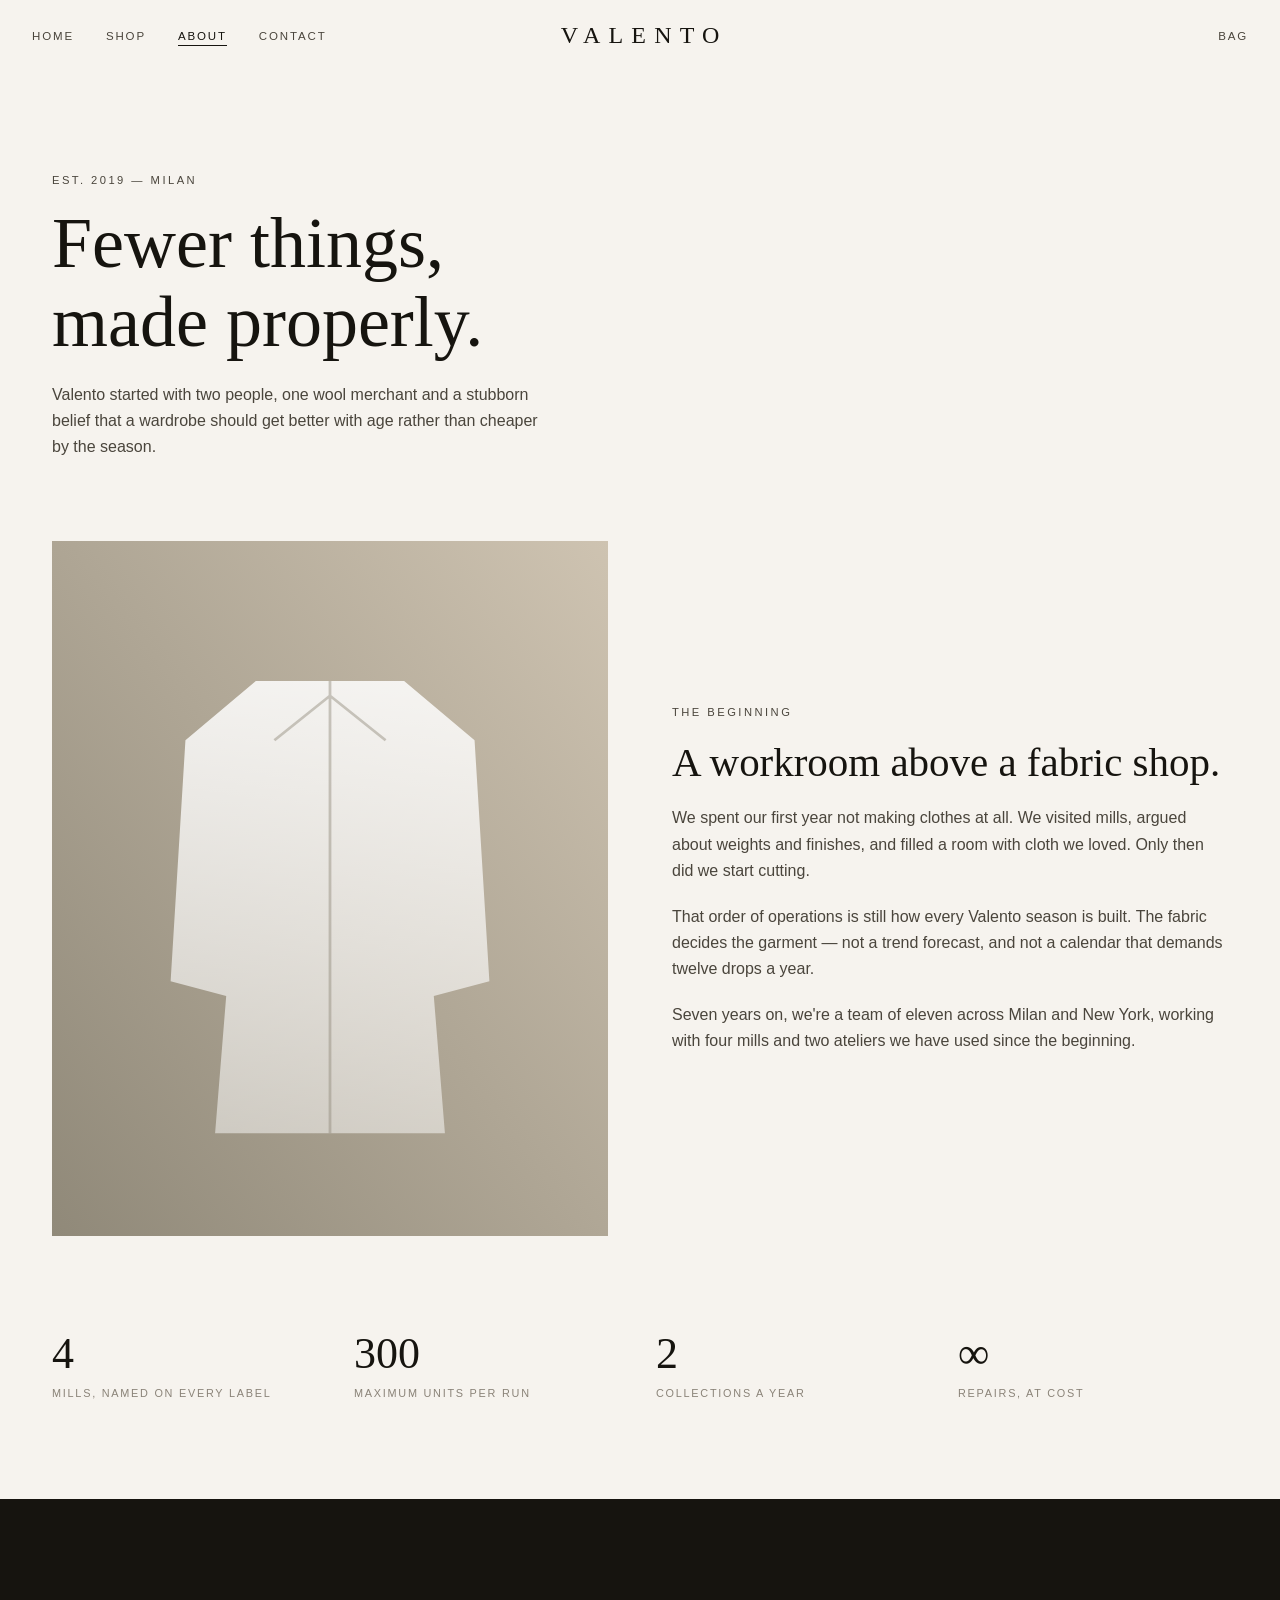
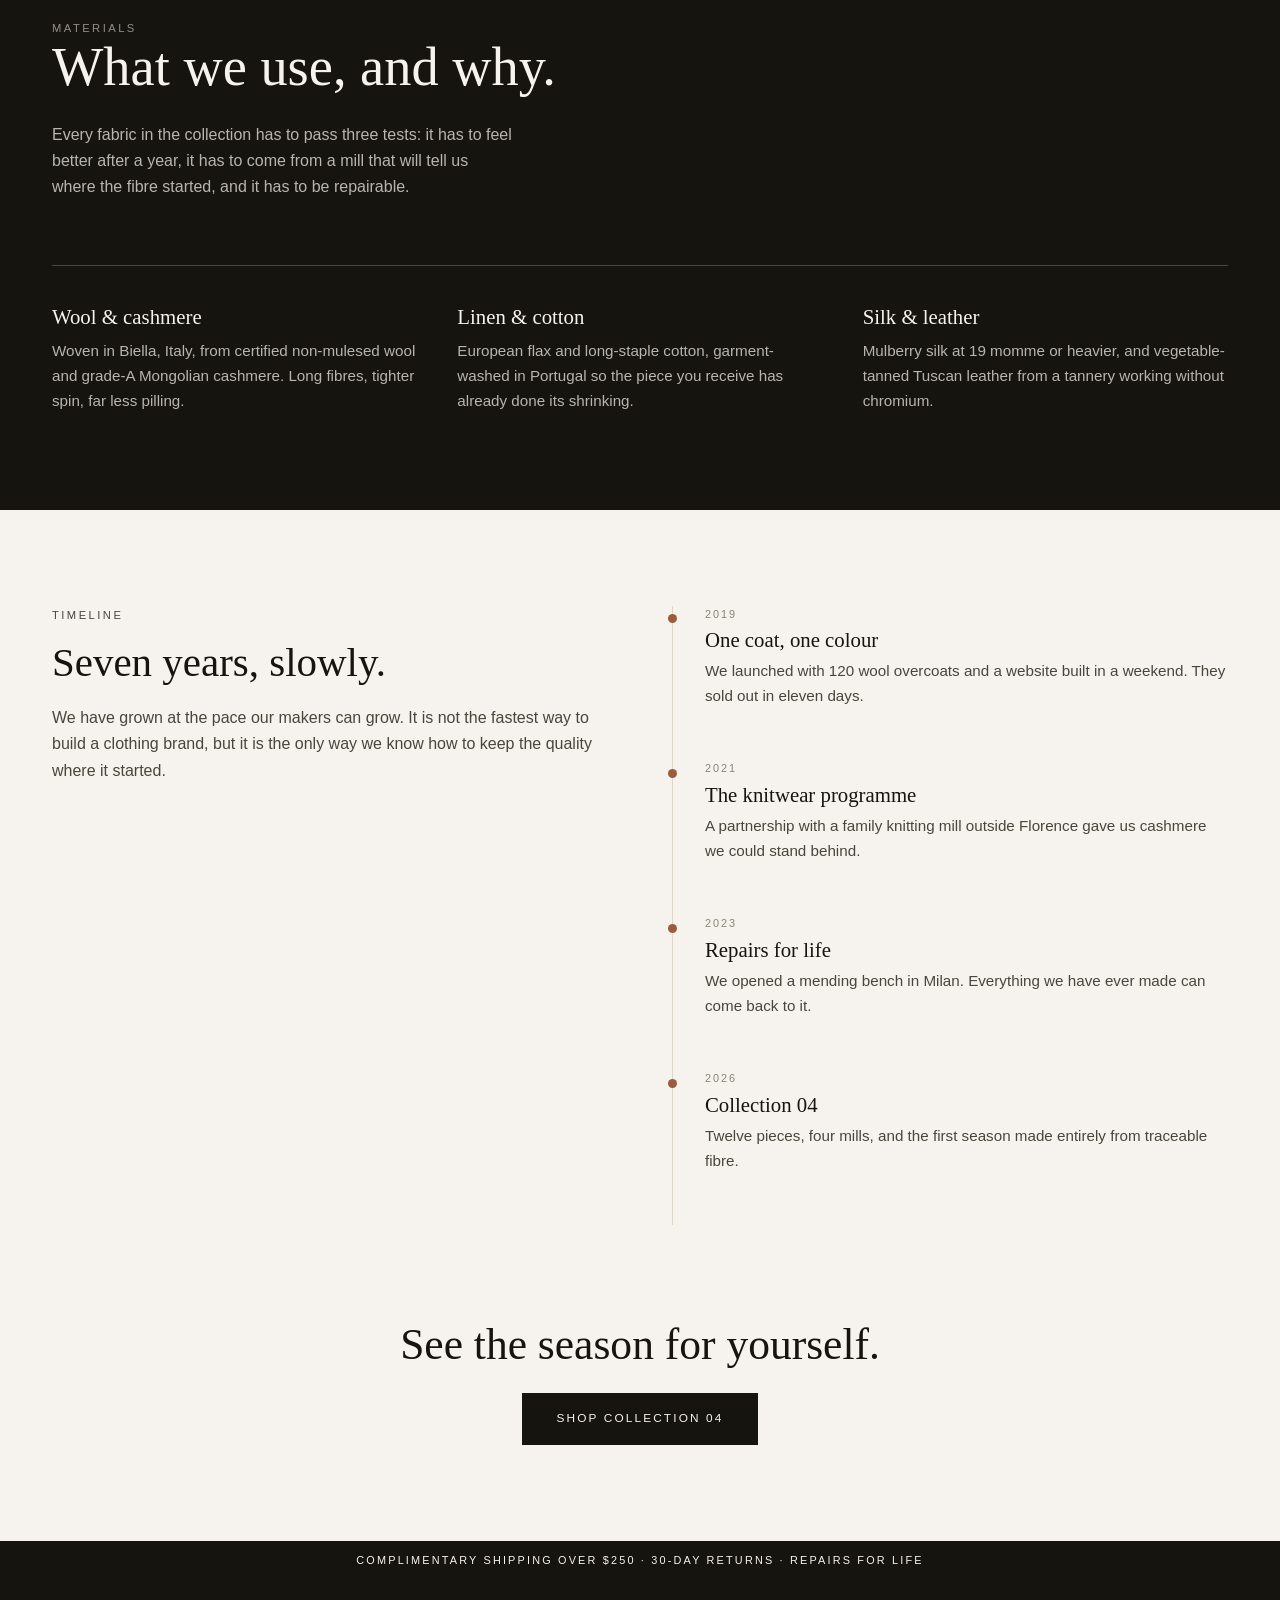
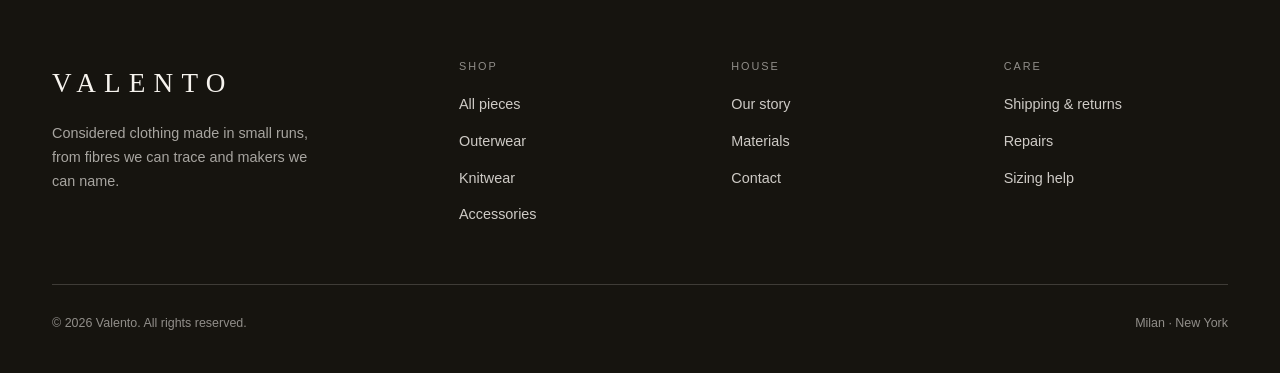
<file: valento/about.html>
<!DOCTYPE html>
<html lang="en">
<head>
  <meta charset="UTF-8" />
  <meta name="viewport" content="width=device-width, initial-scale=1.0" />
  <title>Our Story — Valento</title>
  <meta name="description" content="Valento began in a Milan workroom with a simple rule: buy the cloth first, then design the smallest number of pieces that do it justice." />
  <link rel="icon" href="assets/favicon.svg" type="image/svg+xml" />
  <link rel="stylesheet" href="assets/styles.css" />
  <script src="assets/app.js" defer></script>
</head>
<body>

  <header class="nav">
    <div class="nav-inner">
      <button class="icon-btn nav-toggle" data-nav-toggle aria-expanded="false" aria-controls="nav-links">Menu</button>
      <ul class="nav-links" id="nav-links">
        <li><a href="index.html">Home</a></li>
        <li><a href="shop.html">Shop</a></li>
        <li><a href="about.html">About</a></li>
        <li><a href="contact.html">Contact</a></li>
      </ul>
      <a class="nav-logo" href="index.html">Valento</a>
      <div class="nav-actions">
        <button class="icon-btn" data-cart-open>
          <span class="label">Bag</span>
          <span class="cart-count" data-cart-count hidden>0</span>
        </button>
      </div>
    </div>
  </header>

  <main>
    <section class="page-head">
      <div class="wrap">
        <p class="eyebrow">Est. 2019 — Milan</p>
        <h1>Fewer things,<br />made properly.</h1>
        <p>Valento started with two people, one wool merchant and a stubborn belief that a wardrobe should get better with age rather than cheaper by the season.</p>
      </div>
    </section>

    <section class="section" style="padding-top:2rem">
      <div class="wrap">
        <div class="split">
          <div class="split-media reveal" id="story-media"></div>
          <div class="prose reveal">
            <p class="eyebrow">The beginning</p>
            <h2 style="font-size:clamp(1.8rem,3.2vw,2.6rem);margin:.75rem 0 1.25rem">A workroom above a fabric shop.</h2>
            <p>We spent our first year not making clothes at all. We visited mills, argued about weights and finishes, and filled a room with cloth we loved. Only then did we start cutting.</p>
            <p>That order of operations is still how every Valento season is built. The fabric decides the garment — not a trend forecast, and not a calendar that demands twelve drops a year.</p>
            <p>Seven years on, we're a team of eleven across Milan and New York, working with four mills and two ateliers we have used since the beginning.</p>
          </div>
        </div>
      </div>
    </section>

    <section class="section" style="padding-top:0">
      <div class="wrap">
        <div class="stats reveal">
          <div><div class="num">4</div><div class="lbl">Mills, named on every label</div></div>
          <div><div class="num">300</div><div class="lbl">Maximum units per run</div></div>
          <div><div class="num">2</div><div class="lbl">Collections a year</div></div>
          <div><div class="num">∞</div><div class="lbl">Repairs, at cost</div></div>
        </div>
      </div>
    </section>

    <section class="band" id="materials">
      <div class="wrap">
        <p class="eyebrow">Materials</p>
        <h2>What we use, and why.</h2>
        <p>Every fabric in the collection has to pass three tests: it has to feel better after a year, it has to come from a mill that will tell us where the fibre started, and it has to be repairable.</p>
        <div class="pillars">
          <div>
            <h3>Wool &amp; cashmere</h3>
            <p>Woven in Biella, Italy, from certified non-mulesed wool and grade-A Mongolian cashmere. Long fibres, tighter spin, far less pilling.</p>
          </div>
          <div>
            <h3>Linen &amp; cotton</h3>
            <p>European flax and long-staple cotton, garment-washed in Portugal so the piece you receive has already done its shrinking.</p>
          </div>
          <div>
            <h3>Silk &amp; leather</h3>
            <p>Mulberry silk at 19 momme or heavier, and vegetable-tanned Tuscan leather from a tannery working without chromium.</p>
          </div>
        </div>
      </div>
    </section>

    <section class="section">
      <div class="wrap">
        <div class="split" style="align-items:start">
          <div class="reveal">
            <p class="eyebrow">Timeline</p>
            <h2 style="font-size:clamp(1.8rem,3.2vw,2.6rem);margin-top:.75rem">Seven years, slowly.</h2>
            <p style="color:var(--ink-soft);margin-top:1rem">We have grown at the pace our makers can grow. It is not the fastest way to build a clothing brand, but it is the only way we know how to keep the quality where it started.</p>
          </div>
          <ul class="timeline reveal">
            <li>
              <div class="yr">2019</div>
              <h3>One coat, one colour</h3>
              <p>We launched with 120 wool overcoats and a website built in a weekend. They sold out in eleven days.</p>
            </li>
            <li>
              <div class="yr">2021</div>
              <h3>The knitwear programme</h3>
              <p>A partnership with a family knitting mill outside Florence gave us cashmere we could stand behind.</p>
            </li>
            <li>
              <div class="yr">2023</div>
              <h3>Repairs for life</h3>
              <p>We opened a mending bench in Milan. Everything we have ever made can come back to it.</p>
            </li>
            <li>
              <div class="yr">2026</div>
              <h3>Collection 04</h3>
              <p>Twelve pieces, four mills, and the first season made entirely from traceable fibre.</p>
            </li>
          </ul>
        </div>
      </div>
    </section>

    <section class="section" style="padding-top:0">
      <div class="wrap" style="text-align:center">
        <h2 style="font-size:clamp(1.8rem,3.4vw,2.8rem);margin-bottom:1.5rem">See the season for yourself.</h2>
        <a class="btn" href="shop.html">Shop Collection 04</a>
      </div>
    </section>
  </main>

  <div class="ticker">Complimentary shipping over $250 · 30-day returns · Repairs for life</div>

  <footer class="footer">
    <div class="wrap">
      <div class="footer-top">
        <div>
          <div class="footer-logo">Valento</div>
          <p>Considered clothing made in small runs, from fibres we can trace and makers we can name.</p>
        </div>
        <div>
          <h4>Shop</h4>
          <ul>
            <li><a href="shop.html">All pieces</a></li>
            <li><a href="shop.html?category=Outerwear">Outerwear</a></li>
            <li><a href="shop.html?category=Knitwear">Knitwear</a></li>
            <li><a href="shop.html?category=Accessories">Accessories</a></li>
          </ul>
        </div>
        <div>
          <h4>House</h4>
          <ul>
            <li><a href="about.html">Our story</a></li>
            <li><a href="about.html#materials">Materials</a></li>
            <li><a href="contact.html">Contact</a></li>
          </ul>
        </div>
        <div>
          <h4>Care</h4>
          <ul>
            <li><a href="contact.html#shipping">Shipping &amp; returns</a></li>
            <li><a href="contact.html#repairs">Repairs</a></li>
            <li><a href="contact.html#sizing">Sizing help</a></li>
          </ul>
        </div>
      </div>
      <div class="footer-bottom">
        <span>&copy; <span data-year>2026</span> Valento. All rights reserved.</span>
        <span>Milan · New York</span>
      </div>
    </div>
  </footer>

  <div class="drawer-backdrop" data-drawer-backdrop></div>
  <aside class="drawer" data-drawer aria-label="Shopping bag">
    <div class="drawer-head">
      <h2>Your bag</h2>
      <button class="icon-btn" data-cart-close aria-label="Close bag">Close</button>
    </div>
    <div class="drawer-body" data-cart-body></div>
    <div class="drawer-foot">
      <div class="drawer-total"><span>Subtotal</span><span data-cart-total>$0</span></div>
      <button class="btn" data-checkout disabled>Checkout</button>
      <p class="fine">Shipping and taxes calculated at checkout.</p>
    </div>
  </aside>

  <script>
    document.addEventListener('DOMContentLoaded', () => {
      document.getElementById('story-media').innerHTML = artwork(findProduct('marcella-wool-overcoat'), 1);
    });
  </script>

</body>
</html>
</file>
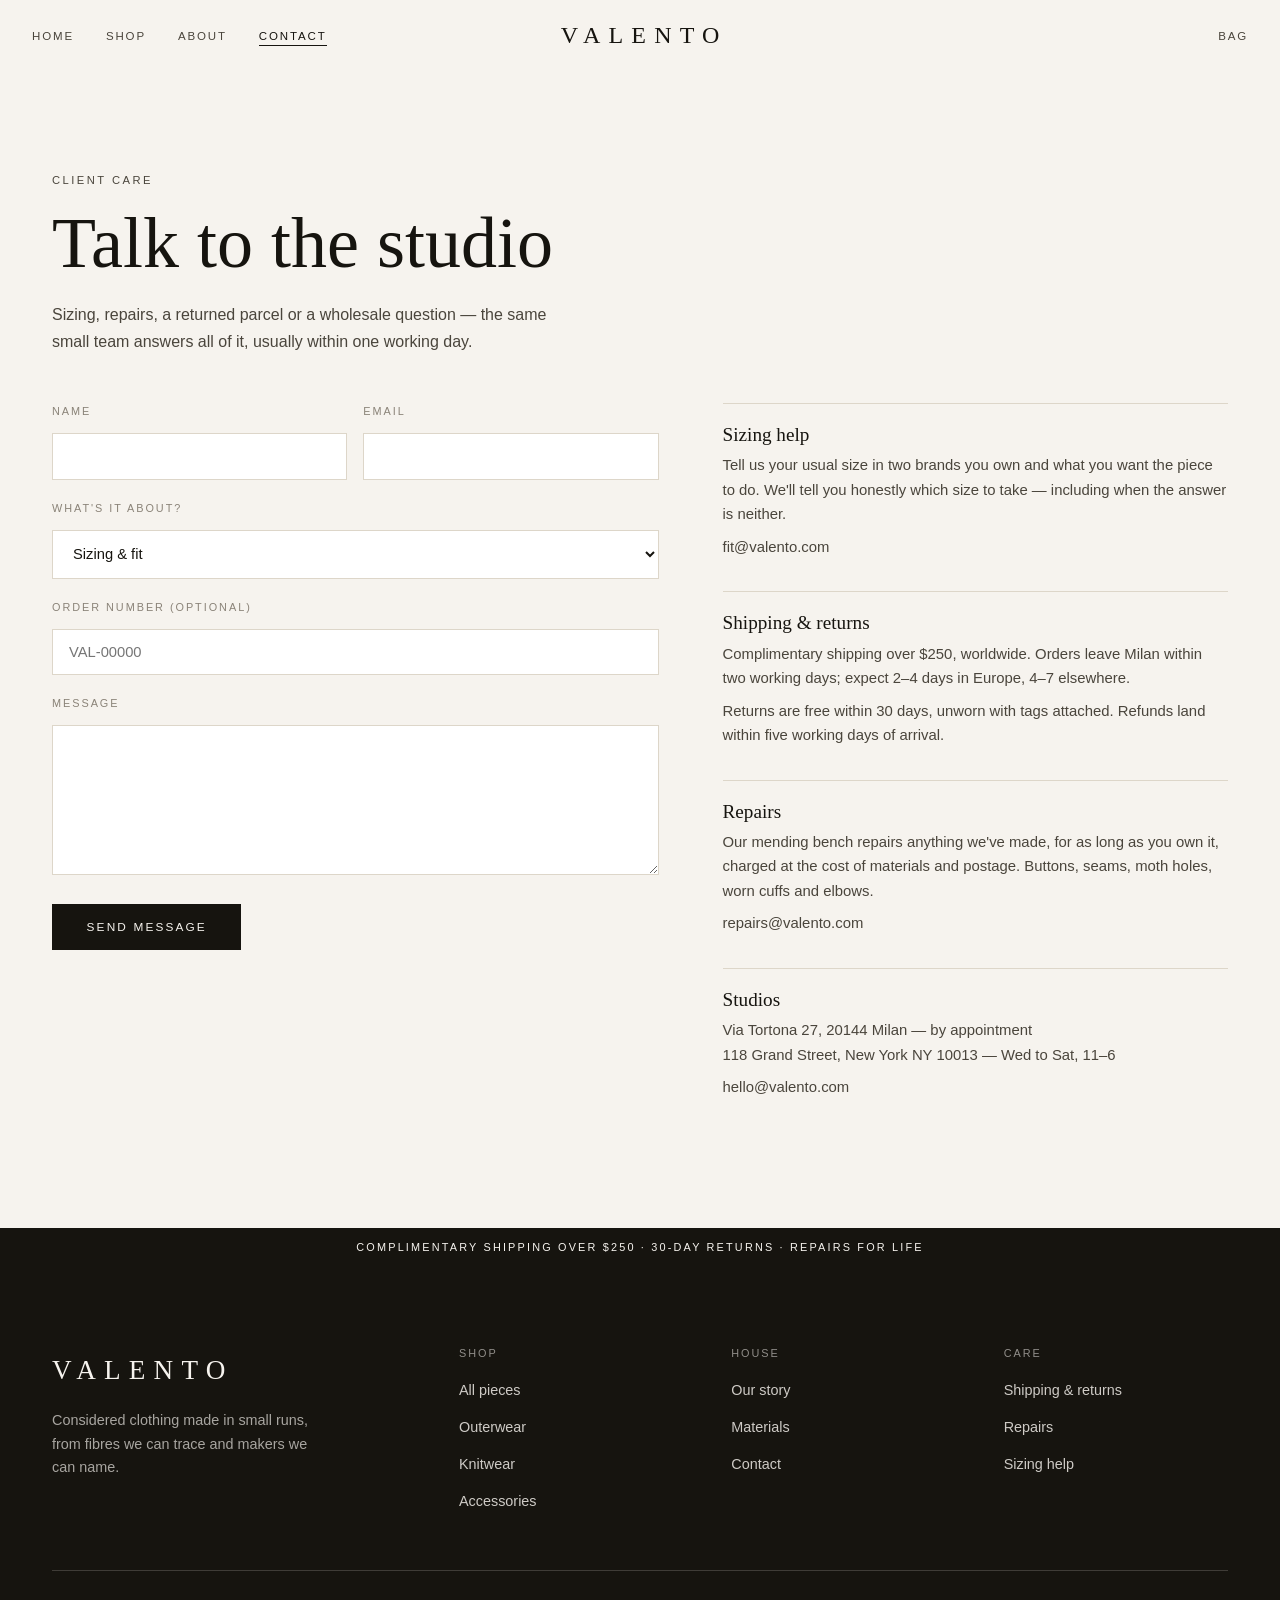
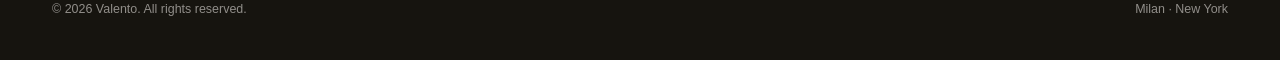
<file: valento/contact.html>
<!DOCTYPE html>
<html lang="en">
<head>
  <meta charset="UTF-8" />
  <meta name="viewport" content="width=device-width, initial-scale=1.0" />
  <title>Contact &amp; Care — Valento</title>
  <meta name="description" content="Reach the Valento studio for sizing help, repairs, returns or wholesale — plus our shipping and returns policy in full." />
  <link rel="icon" href="assets/favicon.svg" type="image/svg+xml" />
  <link rel="stylesheet" href="assets/styles.css" />
  <script src="assets/app.js" defer></script>
</head>
<body>

  <header class="nav">
    <div class="nav-inner">
      <button class="icon-btn nav-toggle" data-nav-toggle aria-expanded="false" aria-controls="nav-links">Menu</button>
      <ul class="nav-links" id="nav-links">
        <li><a href="index.html">Home</a></li>
        <li><a href="shop.html">Shop</a></li>
        <li><a href="about.html">About</a></li>
        <li><a href="contact.html">Contact</a></li>
      </ul>
      <a class="nav-logo" href="index.html">Valento</a>
      <div class="nav-actions">
        <button class="icon-btn" data-cart-open>
          <span class="label">Bag</span>
          <span class="cart-count" data-cart-count hidden>0</span>
        </button>
      </div>
    </div>
  </header>

  <main>
    <section class="page-head">
      <div class="wrap">
        <p class="eyebrow">Client care</p>
        <h1>Talk to the studio</h1>
        <p>Sizing, repairs, a returned parcel or a wholesale question — the same small team answers all of it, usually within one working day.</p>
      </div>
    </section>

    <section style="padding-bottom:6rem">
      <div class="wrap">
        <div class="contact-grid">

          <form data-form novalidate>
            <div class="form-row">
              <div class="field">
                <label class="field-label" for="name">Name</label>
                <input id="name" name="name" type="text" required autocomplete="name" />
              </div>
              <div class="field">
                <label class="field-label" for="email">Email</label>
                <input id="email" name="email" type="email" required autocomplete="email" />
              </div>
            </div>

            <div class="field">
              <label class="field-label" for="topic">What's it about?</label>
              <select id="topic" name="topic">
                <option>Sizing &amp; fit</option>
                <option>An existing order</option>
                <option>Returns</option>
                <option>Repairs</option>
                <option>Wholesale &amp; press</option>
                <option>Something else</option>
              </select>
            </div>

            <div class="field">
              <label class="field-label" for="order">Order number (optional)</label>
              <input id="order" name="order" type="text" placeholder="VAL-00000" />
            </div>

            <div class="field">
              <label class="field-label" for="message">Message</label>
              <textarea id="message" name="message" required></textarea>
            </div>

            <button class="btn" type="submit">Send message</button>
            <p class="form-note" data-note role="status"></p>
          </form>

          <div>
            <div class="info-block" id="sizing">
              <h3>Sizing help</h3>
              <p>Tell us your usual size in two brands you own and what you want the piece to do. We'll tell you honestly which size to take — including when the answer is neither.</p>
              <p style="margin-top:.5rem"><a href="mailto:fit@valento.com">fit@valento.com</a></p>
            </div>

            <div class="info-block" id="shipping">
              <h3>Shipping &amp; returns</h3>
              <p>Complimentary shipping over $250, worldwide. Orders leave Milan within two working days; expect 2–4 days in Europe, 4–7 elsewhere.</p>
              <p style="margin-top:.5rem">Returns are free within 30 days, unworn with tags attached. Refunds land within five working days of arrival.</p>
            </div>

            <div class="info-block" id="repairs">
              <h3>Repairs</h3>
              <p>Our mending bench repairs anything we've made, for as long as you own it, charged at the cost of materials and postage. Buttons, seams, moth holes, worn cuffs and elbows.</p>
              <p style="margin-top:.5rem"><a href="mailto:repairs@valento.com">repairs@valento.com</a></p>
            </div>

            <div class="info-block">
              <h3>Studios</h3>
              <p>Via Tortona 27, 20144 Milan — by appointment<br />118 Grand Street, New York NY 10013 — Wed to Sat, 11–6</p>
              <p style="margin-top:.5rem"><a href="mailto:hello@valento.com">hello@valento.com</a></p>
            </div>
          </div>

        </div>
      </div>
    </section>
  </main>

  <div class="ticker">Complimentary shipping over $250 · 30-day returns · Repairs for life</div>

  <footer class="footer">
    <div class="wrap">
      <div class="footer-top">
        <div>
          <div class="footer-logo">Valento</div>
          <p>Considered clothing made in small runs, from fibres we can trace and makers we can name.</p>
        </div>
        <div>
          <h4>Shop</h4>
          <ul>
            <li><a href="shop.html">All pieces</a></li>
            <li><a href="shop.html?category=Outerwear">Outerwear</a></li>
            <li><a href="shop.html?category=Knitwear">Knitwear</a></li>
            <li><a href="shop.html?category=Accessories">Accessories</a></li>
          </ul>
        </div>
        <div>
          <h4>House</h4>
          <ul>
            <li><a href="about.html">Our story</a></li>
            <li><a href="about.html#materials">Materials</a></li>
            <li><a href="contact.html">Contact</a></li>
          </ul>
        </div>
        <div>
          <h4>Care</h4>
          <ul>
            <li><a href="contact.html#shipping">Shipping &amp; returns</a></li>
            <li><a href="contact.html#repairs">Repairs</a></li>
            <li><a href="contact.html#sizing">Sizing help</a></li>
          </ul>
        </div>
      </div>
      <div class="footer-bottom">
        <span>&copy; <span data-year>2026</span> Valento. All rights reserved.</span>
        <span>Milan · New York</span>
      </div>
    </div>
  </footer>

  <div class="drawer-backdrop" data-drawer-backdrop></div>
  <aside class="drawer" data-drawer aria-label="Shopping bag">
    <div class="drawer-head">
      <h2>Your bag</h2>
      <button class="icon-btn" data-cart-close aria-label="Close bag">Close</button>
    </div>
    <div class="drawer-body" data-cart-body></div>
    <div class="drawer-foot">
      <div class="drawer-total"><span>Subtotal</span><span data-cart-total>$0</span></div>
      <button class="btn" data-checkout disabled>Checkout</button>
      <p class="fine">Shipping and taxes calculated at checkout.</p>
    </div>
  </aside>

</body>
</html>
</file>
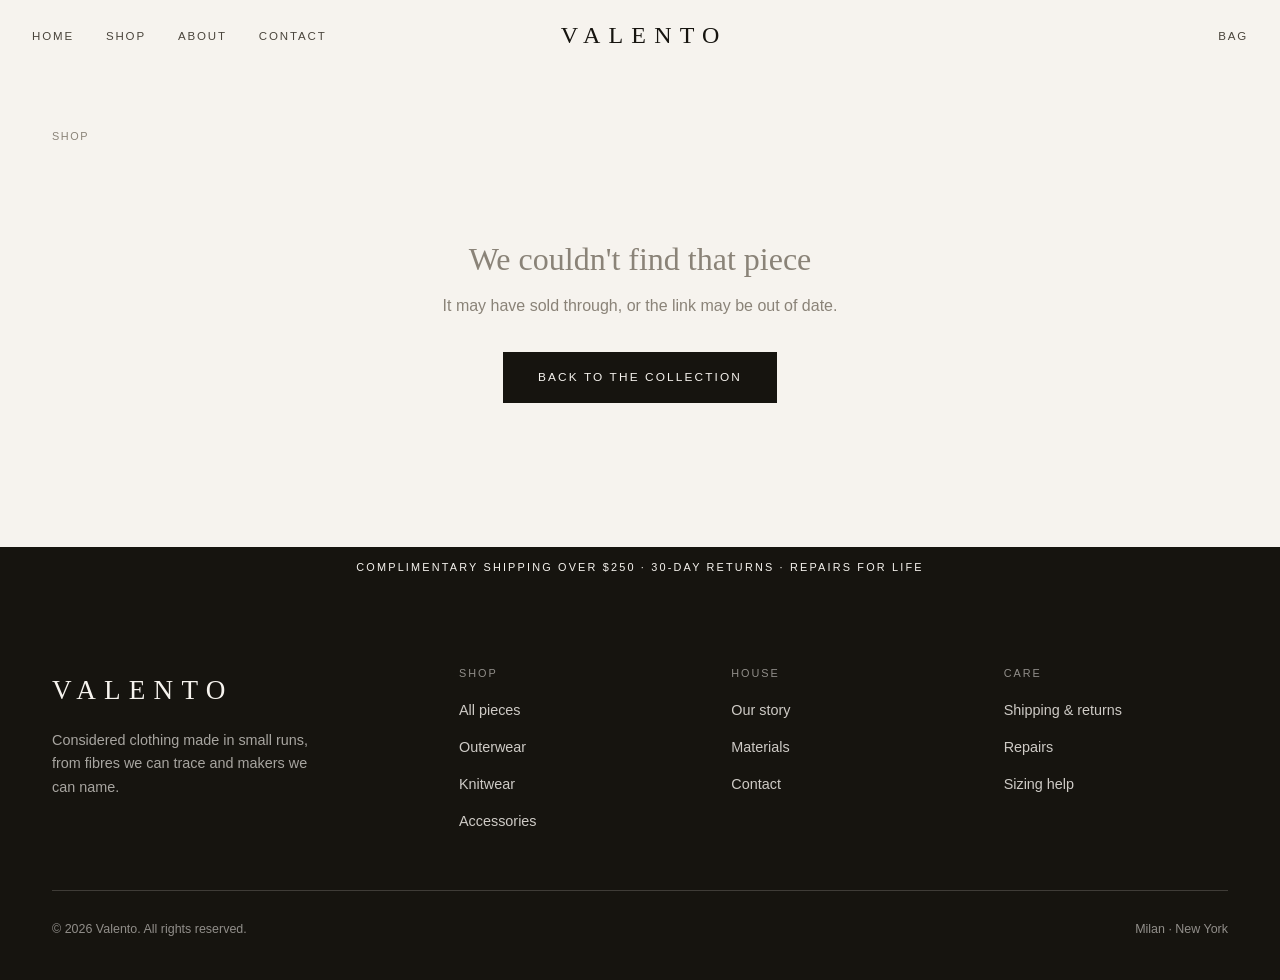
<file: valento/product.html>
<!DOCTYPE html>
<html lang="en">
<head>
  <meta charset="UTF-8" />
  <meta name="viewport" content="width=device-width, initial-scale=1.0" />
  <title>Valento</title>
  <meta name="description" content="Product details, materials and care for this Valento piece." />
  <link rel="icon" href="assets/favicon.svg" type="image/svg+xml" />
  <link rel="stylesheet" href="assets/styles.css" />
  <script src="assets/app.js" defer></script>
</head>
<body>

  <header class="nav">
    <div class="nav-inner">
      <button class="icon-btn nav-toggle" data-nav-toggle aria-expanded="false" aria-controls="nav-links">Menu</button>
      <ul class="nav-links" id="nav-links">
        <li><a href="index.html">Home</a></li>
        <li><a href="shop.html">Shop</a></li>
        <li><a href="about.html">About</a></li>
        <li><a href="contact.html">Contact</a></li>
      </ul>
      <a class="nav-logo" href="index.html">Valento</a>
      <div class="nav-actions">
        <button class="icon-btn" data-cart-open>
          <span class="label">Bag</span>
          <span class="cart-count" data-cart-count hidden>0</span>
        </button>
      </div>
    </div>
  </header>

  <main>
    <section style="padding: calc(var(--nav-h) + 3.5rem) 0 5rem">
      <div class="wrap">
        <p class="crumbs" id="crumbs"><a href="shop.html">Shop</a></p>
        <div id="pdp" style="margin-top:2rem"></div>
      </div>
    </section>

    <section class="section" id="related-section" style="padding-top:0" hidden>
      <div class="wrap">
        <div class="section-head">
          <p class="eyebrow">Wears well with</p>
          <h2>Pairs from the same edit</h2>
        </div>
        <div class="grid" id="related-grid"></div>
      </div>
    </section>
  </main>

  <div class="ticker">Complimentary shipping over $250 · 30-day returns · Repairs for life</div>

  <footer class="footer">
    <div class="wrap">
      <div class="footer-top">
        <div>
          <div class="footer-logo">Valento</div>
          <p>Considered clothing made in small runs, from fibres we can trace and makers we can name.</p>
        </div>
        <div>
          <h4>Shop</h4>
          <ul>
            <li><a href="shop.html">All pieces</a></li>
            <li><a href="shop.html?category=Outerwear">Outerwear</a></li>
            <li><a href="shop.html?category=Knitwear">Knitwear</a></li>
            <li><a href="shop.html?category=Accessories">Accessories</a></li>
          </ul>
        </div>
        <div>
          <h4>House</h4>
          <ul>
            <li><a href="about.html">Our story</a></li>
            <li><a href="about.html#materials">Materials</a></li>
            <li><a href="contact.html">Contact</a></li>
          </ul>
        </div>
        <div>
          <h4>Care</h4>
          <ul>
            <li><a href="contact.html#shipping">Shipping &amp; returns</a></li>
            <li><a href="contact.html#repairs">Repairs</a></li>
            <li><a href="contact.html#sizing">Sizing help</a></li>
          </ul>
        </div>
      </div>
      <div class="footer-bottom">
        <span>&copy; <span data-year>2026</span> Valento. All rights reserved.</span>
        <span>Milan · New York</span>
      </div>
    </div>
  </footer>

  <div class="drawer-backdrop" data-drawer-backdrop></div>
  <aside class="drawer" data-drawer aria-label="Shopping bag">
    <div class="drawer-head">
      <h2>Your bag</h2>
      <button class="icon-btn" data-cart-close aria-label="Close bag">Close</button>
    </div>
    <div class="drawer-body" data-cart-body></div>
    <div class="drawer-foot">
      <div class="drawer-total"><span>Subtotal</span><span data-cart-total>$0</span></div>
      <button class="btn" data-checkout disabled>Checkout</button>
      <p class="fine">Shipping and taxes calculated at checkout.</p>
    </div>
  </aside>

  <script>
    document.addEventListener('DOMContentLoaded', () => {
      const root = document.getElementById('pdp');
      const id = new URLSearchParams(location.search).get('id');
      const product = id ? findProduct(id) : null;

      if (!product) {
        root.innerHTML = `
          <div class="empty-state">
            <h1 style="font-size:2rem;margin-bottom:1rem">We couldn't find that piece</h1>
            <p style="margin-bottom:2rem">It may have sold through, or the link may be out of date.</p>
            <a class="btn" href="shop.html">Back to the collection</a>
          </div>`;
        return;
      }

      document.title = `${product.name} — Valento`;
      document.getElementById('crumbs').innerHTML =
        `<a href="shop.html">Shop</a> / <a href="shop.html?category=${encodeURIComponent(product.category)}">${product.category}</a> / ${product.name}`;

      const sizes = sizesFor(product);
      let selectedSize = sizes.length === 1 ? sizes[0] : null;

      root.innerHTML = `
        <div class="pdp">
          <div>
            <div class="pdp-media" id="hero-media">${artwork(product, 0)}</div>
            <div class="pdp-thumbs" id="thumbs">
              ${[0, 1, 2].map((v) => `
                <button type="button" data-variant="${v}" aria-pressed="${v === 0}" aria-label="View ${v + 1}">
                  ${artwork(product, v)}
                </button>`).join('')}
            </div>
          </div>

          <div class="pdp-info">
            <p class="eyebrow">${product.category}</p>
            <h1>${product.name}</h1>
            <p class="pdp-price">${money(product.price)}</p>
            <p class="pdp-desc">${product.blurb}</p>

            <span class="field-label" id="size-label">Size</span>
            <div class="sizes" id="sizes" role="group" aria-labelledby="size-label">
              ${sizes.map((s) => `<button type="button" class="size" data-size="${s}" aria-pressed="${s === selectedSize}">${s}</button>`).join('')}
            </div>

            <div class="pdp-actions">
              <button class="btn" id="add">Add to bag</button>
              <a class="btn btn-ghost" href="contact.html#sizing">Sizing help</a>
            </div>
            <p class="form-note" id="pdp-note" role="status"></p>

            <div class="details">
              <details open>
                <summary>Materials</summary>
                <div class="details-body">${product.materials}</div>
              </details>
              <details>
                <summary>Care</summary>
                <div class="details-body">${product.care}</div>
              </details>
              <details>
                <summary>Fit &amp; sizing</summary>
                <div class="details-body">
                  <ul>
                    <li>Cut relaxed — take your usual size for the intended fit.</li>
                    <li>Model is 5'10" / 178cm and wears a size S.</li>
                    <li>Between sizes? Size down in knitwear, up in outerwear.</li>
                  </ul>
                </div>
              </details>
              <details>
                <summary>Shipping &amp; returns</summary>
                <div class="details-body">
                  Complimentary shipping on orders over $250. Returns accepted within 30 days,
                  unworn with tags attached. Repairs offered at cost for the life of the garment.
                </div>
              </details>
            </div>
          </div>
        </div>`;

      // Gallery thumbs swap the hero artwork variant.
      const thumbs = document.getElementById('thumbs');
      thumbs.addEventListener('click', (e) => {
        const btn = e.target.closest('[data-variant]');
        if (!btn) return;
        thumbs.querySelectorAll('button').forEach((b) => b.setAttribute('aria-pressed', String(b === btn)));
        document.getElementById('hero-media').innerHTML = artwork(product, Number(btn.dataset.variant));
      });

      // Size picker.
      const sizesEl = document.getElementById('sizes');
      const note = document.getElementById('pdp-note');
      sizesEl.addEventListener('click', (e) => {
        const btn = e.target.closest('[data-size]');
        if (!btn) return;
        selectedSize = btn.dataset.size;
        sizesEl.querySelectorAll('.size').forEach((b) =>
          b.setAttribute('aria-pressed', String(b.dataset.size === selectedSize))
        );
        note.textContent = '';
      });

      document.getElementById('add').addEventListener('click', () => {
        if (!selectedSize) {
          note.textContent = 'Please choose a size first.';
          return;
        }
        Cart.add(product.id, selectedSize, 1);
        note.textContent = '';
        toast('Added to bag');
        openDrawer();
      });

      // Related: same category first, then fill from the rest of the catalog.
      const related = [
        ...CATALOG.filter((p) => p.id !== product.id && p.category === product.category),
        ...CATALOG.filter((p) => p.id !== product.id && p.category !== product.category)
      ].slice(0, 4);

      if (related.length) {
        document.getElementById('related-grid').innerHTML = related.map(productCard).join('');
        document.getElementById('related-section').hidden = false;
      }
    });
  </script>

</body>
</html>
</file>
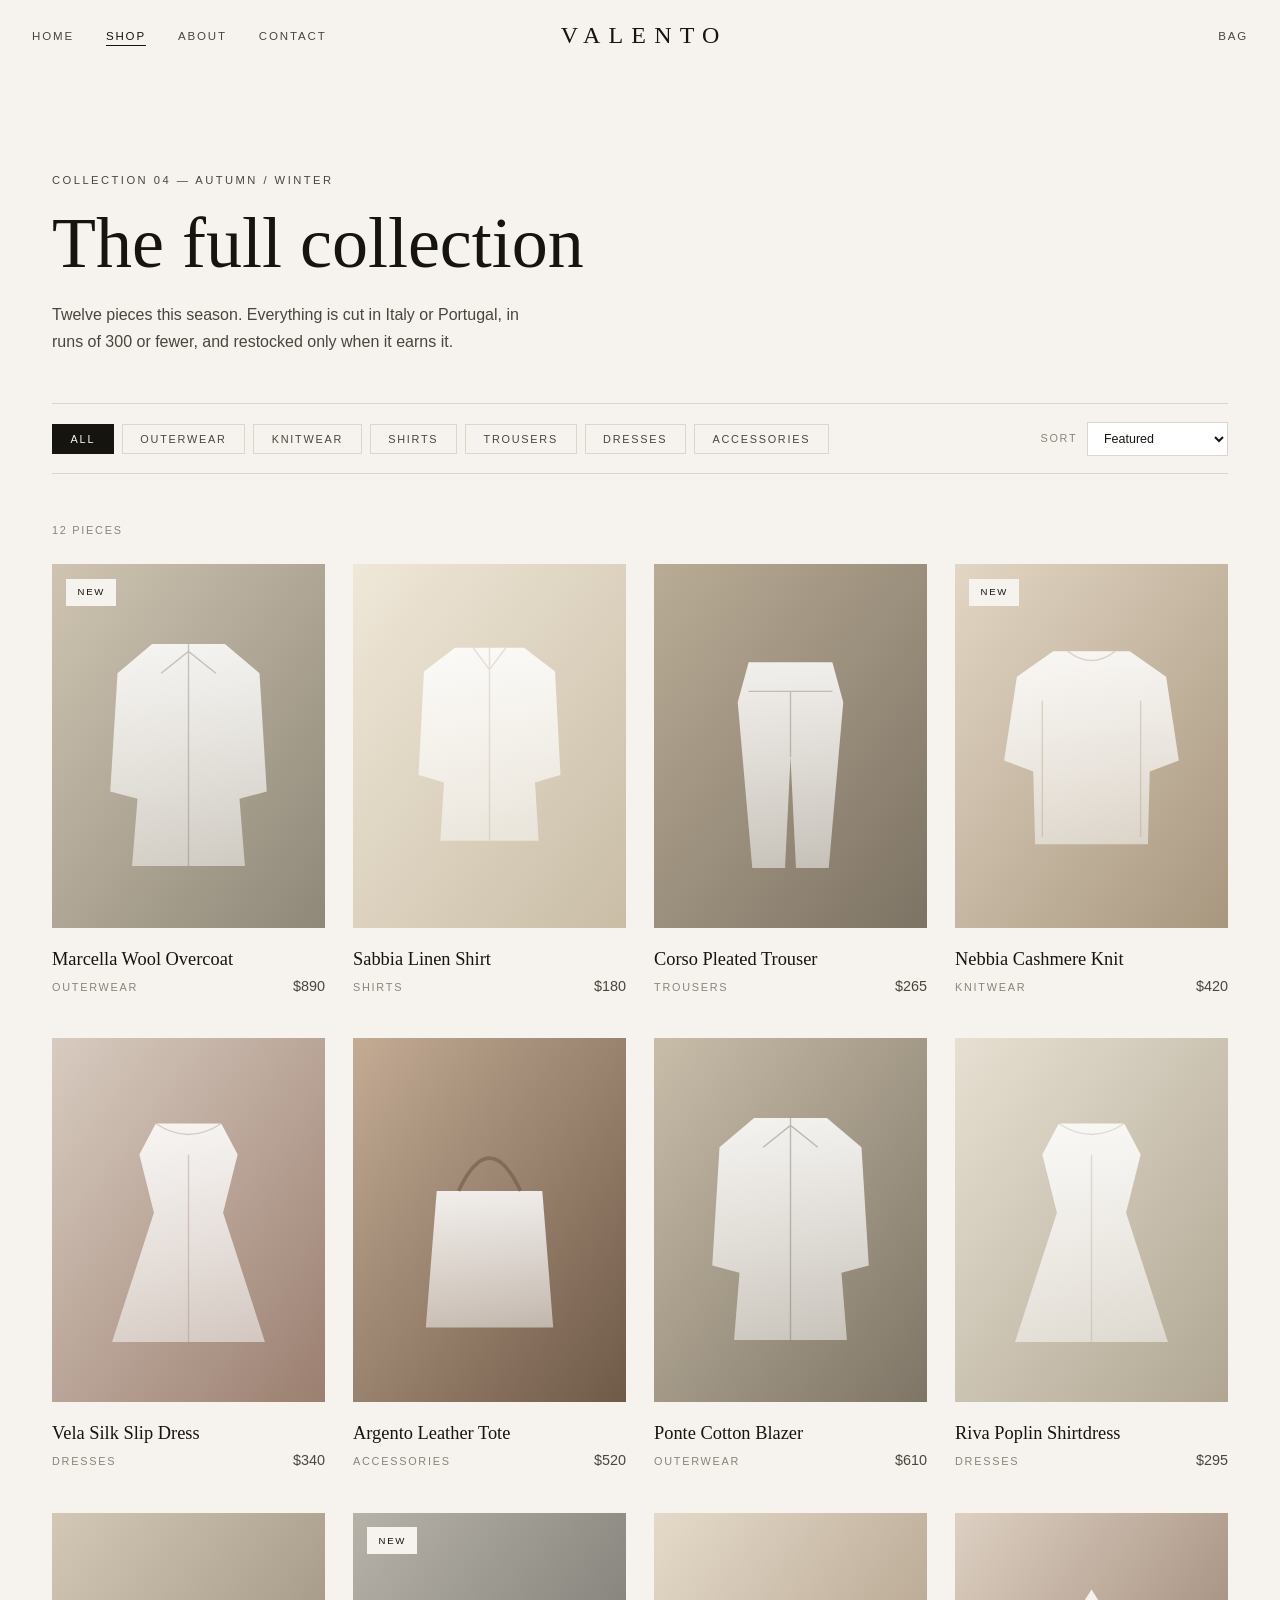
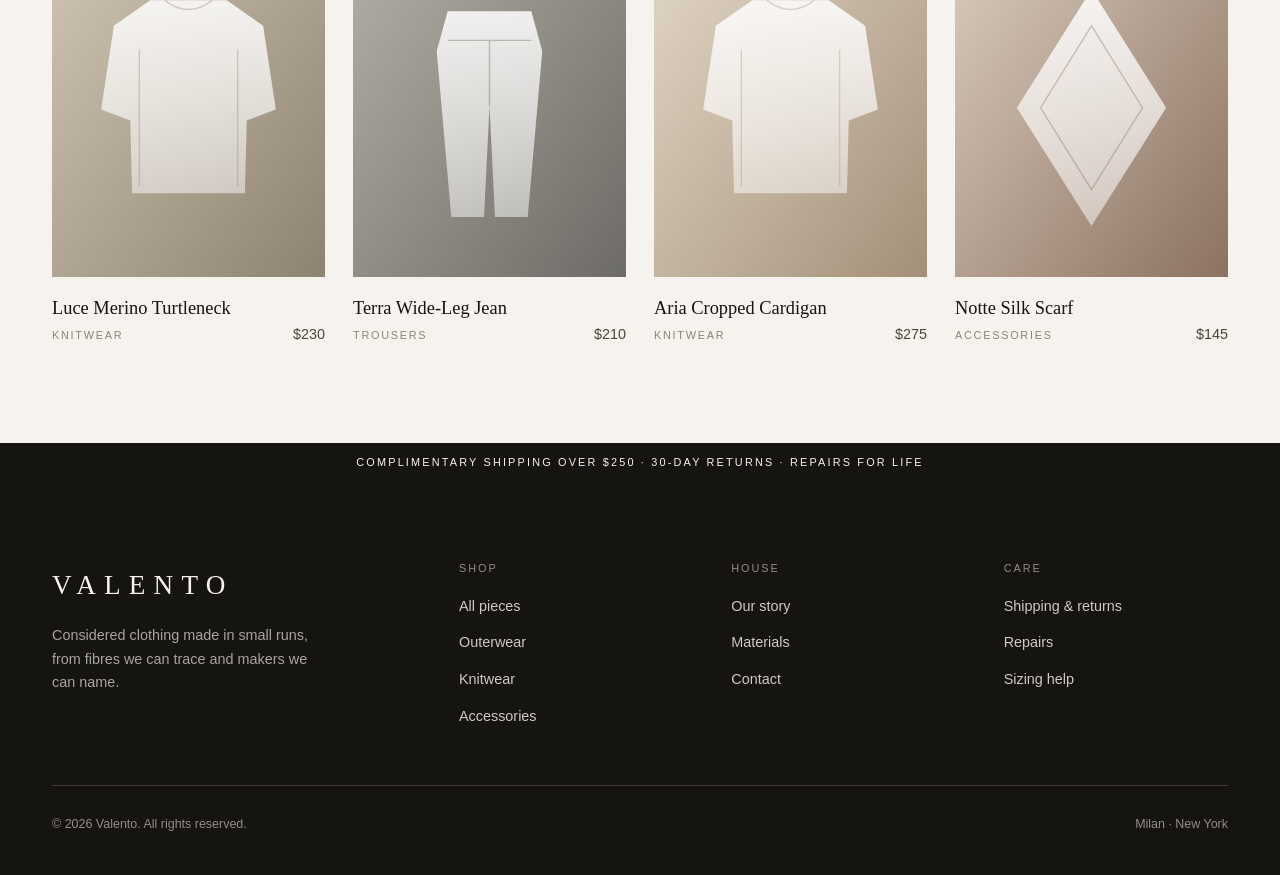
<file: valento/shop.html>
<!DOCTYPE html>
<html lang="en">
<head>
  <meta charset="UTF-8" />
  <meta name="viewport" content="width=device-width, initial-scale=1.0" />
  <title>Shop the Collection — Valento</title>
  <meta name="description" content="The full Valento collection: outerwear, knitwear, shirts, trousers, dresses and accessories, made in runs of 300 or fewer." />
  <link rel="icon" href="assets/favicon.svg" type="image/svg+xml" />
  <link rel="stylesheet" href="assets/styles.css" />
  <script src="assets/app.js" defer></script>
</head>
<body>

  <header class="nav">
    <div class="nav-inner">
      <button class="icon-btn nav-toggle" data-nav-toggle aria-expanded="false" aria-controls="nav-links">Menu</button>
      <ul class="nav-links" id="nav-links">
        <li><a href="index.html">Home</a></li>
        <li><a href="shop.html">Shop</a></li>
        <li><a href="about.html">About</a></li>
        <li><a href="contact.html">Contact</a></li>
      </ul>
      <a class="nav-logo" href="index.html">Valento</a>
      <div class="nav-actions">
        <button class="icon-btn" data-cart-open>
          <span class="label">Bag</span>
          <span class="cart-count" data-cart-count hidden>0</span>
        </button>
      </div>
    </div>
  </header>

  <main>
    <section class="page-head">
      <div class="wrap">
        <p class="eyebrow">Collection 04 — Autumn / Winter</p>
        <h1>The full collection</h1>
        <p>Twelve pieces this season. Everything is cut in Italy or Portugal, in runs of 300 or fewer, and restocked only when it earns it.</p>
      </div>
    </section>

    <section style="padding-bottom:6rem">
      <div class="wrap">
        <div class="toolbar">
          <div class="filters" id="filters" role="group" aria-label="Filter by category"></div>
          <div class="sort">
            <label for="sort">Sort</label>
            <select id="sort">
              <option value="featured">Featured</option>
              <option value="price-asc">Price: low to high</option>
              <option value="price-desc">Price: high to low</option>
              <option value="name">Alphabetical</option>
            </select>
          </div>
        </div>

        <p class="card-cat" id="count" style="margin-bottom:1.5rem"></p>
        <div class="grid" id="shop-grid"></div>
      </div>
    </section>
  </main>

  <div class="ticker">Complimentary shipping over $250 · 30-day returns · Repairs for life</div>

  <footer class="footer">
    <div class="wrap">
      <div class="footer-top">
        <div>
          <div class="footer-logo">Valento</div>
          <p>Considered clothing made in small runs, from fibres we can trace and makers we can name.</p>
        </div>
        <div>
          <h4>Shop</h4>
          <ul>
            <li><a href="shop.html">All pieces</a></li>
            <li><a href="shop.html?category=Outerwear">Outerwear</a></li>
            <li><a href="shop.html?category=Knitwear">Knitwear</a></li>
            <li><a href="shop.html?category=Accessories">Accessories</a></li>
          </ul>
        </div>
        <div>
          <h4>House</h4>
          <ul>
            <li><a href="about.html">Our story</a></li>
            <li><a href="about.html#materials">Materials</a></li>
            <li><a href="contact.html">Contact</a></li>
          </ul>
        </div>
        <div>
          <h4>Care</h4>
          <ul>
            <li><a href="contact.html#shipping">Shipping &amp; returns</a></li>
            <li><a href="contact.html#repairs">Repairs</a></li>
            <li><a href="contact.html#sizing">Sizing help</a></li>
          </ul>
        </div>
      </div>
      <div class="footer-bottom">
        <span>&copy; <span data-year>2026</span> Valento. All rights reserved.</span>
        <span>Milan · New York</span>
      </div>
    </div>
  </footer>

  <div class="drawer-backdrop" data-drawer-backdrop></div>
  <aside class="drawer" data-drawer aria-label="Shopping bag">
    <div class="drawer-head">
      <h2>Your bag</h2>
      <button class="icon-btn" data-cart-close aria-label="Close bag">Close</button>
    </div>
    <div class="drawer-body" data-cart-body></div>
    <div class="drawer-foot">
      <div class="drawer-total"><span>Subtotal</span><span data-cart-total>$0</span></div>
      <button class="btn" data-checkout disabled>Checkout</button>
      <p class="fine">Shipping and taxes calculated at checkout.</p>
    </div>
  </aside>

  <script>
    document.addEventListener('DOMContentLoaded', () => {
      const gridEl = document.getElementById('shop-grid');
      const filtersEl = document.getElementById('filters');
      const countEl = document.getElementById('count');
      const sortEl = document.getElementById('sort');

      const requested = new URLSearchParams(location.search).get('category');
      let active = CATEGORIES.includes(requested) ? requested : 'All';

      filtersEl.innerHTML = CATEGORIES.map((c) =>
        `<button type="button" class="chip" data-cat="${c}" aria-pressed="${c === active}">${c}</button>`
      ).join('');

      function render() {
        const items = CATALOG.filter((p) => active === 'All' || p.category === active);

        const sorted = [...items];
        if (sortEl.value === 'price-asc') sorted.sort((a, b) => a.price - b.price);
        else if (sortEl.value === 'price-desc') sorted.sort((a, b) => b.price - a.price);
        else if (sortEl.value === 'name') sorted.sort((a, b) => a.name.localeCompare(b.name));

        gridEl.innerHTML = sorted.length
          ? sorted.map(productCard).join('')
          : '<p class="empty-state">Nothing in this category yet.</p>';

        countEl.textContent = `${sorted.length} ${sorted.length === 1 ? 'piece' : 'pieces'}`;
      }

      filtersEl.addEventListener('click', (e) => {
        const chip = e.target.closest('[data-cat]');
        if (!chip) return;
        active = chip.dataset.cat;
        filtersEl.querySelectorAll('.chip').forEach((c) =>
          c.setAttribute('aria-pressed', String(c.dataset.cat === active))
        );
        const url = active === 'All' ? location.pathname : `${location.pathname}?category=${encodeURIComponent(active)}`;
        history.replaceState(null, '', url);
        render();
      });

      sortEl.addEventListener('change', render);
      render();
    });
  </script>

</body>
</html>
</file>
<file: valento/assets/styles.css>
/* ==========================================================================
   VALENTO — shared stylesheet
   ========================================================================== */

*, *::before, *::after { box-sizing: border-box; margin: 0; padding: 0; }

:root {
  --ink: #16140f;
  --ink-soft: #4a453c;
  --ink-faint: #8a8378;
  --bone: #f6f3ee;
  --bone-dark: #ebe5db;
  --line: #ddd6c9;
  --white: #ffffff;
  --clay: #9b5b3c;
  --clay-dark: #7d4830;

  --serif: 'Iowan Old Style', 'Palatino Linotype', Palatino, Georgia, 'Times New Roman', serif;
  --sans: 'Helvetica Neue', Helvetica, Arial, system-ui, sans-serif;

  --nav-h: 72px;
  --wrap: 1240px;
  --ease: cubic-bezier(0.22, 1, 0.36, 1);
}

html { scroll-behavior: smooth; }

body {
  font-family: var(--sans);
  background: var(--bone);
  color: var(--ink);
  line-height: 1.65;
  -webkit-font-smoothing: antialiased;
}

img, svg { display: block; max-width: 100%; }

a { color: inherit; }

h1, h2, h3, h4 { font-family: var(--serif); font-weight: 400; line-height: 1.1; }

.wrap { max-width: var(--wrap); margin: 0 auto; padding: 0 2rem; }

.eyebrow {
  font-size: 0.7rem;
  letter-spacing: 0.22em;
  text-transform: uppercase;
  color: var(--ink-faint);
}

.section { padding: 6rem 0; }
.section-head { margin-bottom: 3rem; }
.section-head h2 { font-size: clamp(2rem, 4vw, 3rem); margin-top: 0.75rem; }
.section-head p { color: var(--ink-soft); max-width: 48ch; margin-top: 1rem; }

/* --- Buttons ------------------------------------------------------------- */

.btn {
  display: inline-flex;
  align-items: center;
  justify-content: center;
  gap: 0.6rem;
  padding: 0.95rem 2.1rem;
  border: 1px solid var(--ink);
  background: var(--ink);
  color: var(--bone);
  font-family: var(--sans);
  font-size: 0.74rem;
  letter-spacing: 0.18em;
  text-transform: uppercase;
  text-decoration: none;
  cursor: pointer;
  transition: background 0.3s var(--ease), color 0.3s var(--ease), border-color 0.3s var(--ease);
}

.btn:hover { background: var(--clay); border-color: var(--clay); color: var(--white); }

.btn-ghost { background: transparent; color: var(--ink); }
.btn-ghost:hover { background: var(--ink); border-color: var(--ink); color: var(--bone); }

.btn-light { background: transparent; border-color: rgba(246,243,238,0.6); color: var(--bone); }
.btn-light:hover { background: var(--bone); border-color: var(--bone); color: var(--ink); }

.btn[disabled] { opacity: 0.45; cursor: not-allowed; pointer-events: none; }

.link-underline {
  font-size: 0.74rem;
  letter-spacing: 0.18em;
  text-transform: uppercase;
  text-decoration: none;
  border-bottom: 1px solid var(--ink);
  padding-bottom: 3px;
  transition: color 0.25s var(--ease), border-color 0.25s var(--ease);
}
.link-underline:hover { color: var(--clay); border-color: var(--clay); }

/* --- Navigation ---------------------------------------------------------- */

.nav {
  position: fixed;
  inset: 0 0 auto 0;
  z-index: 90;
  height: var(--nav-h);
  display: flex;
  align-items: center;
  padding: 0 2rem;
  background: rgba(246, 243, 238, 0.88);
  backdrop-filter: blur(10px);
  border-bottom: 1px solid transparent;
  transition: border-color 0.3s var(--ease), background 0.3s var(--ease);
}

.nav.is-stuck { border-bottom-color: var(--line); }

.nav-inner {
  width: 100%;
  max-width: var(--wrap);
  margin: 0 auto;
  display: grid;
  grid-template-columns: 1fr auto 1fr;
  align-items: center;
  gap: 1rem;
}

.nav-logo {
  font-family: var(--serif);
  font-size: 1.5rem;
  letter-spacing: 0.34em;
  text-transform: uppercase;
  text-decoration: none;
  justify-self: center;
  grid-column: 2;
  padding-left: 0.34em; /* optical balance for tracking */
}

.nav-links { display: flex; gap: 2rem; list-style: none; grid-column: 1; }

.nav-links a {
  font-size: 0.72rem;
  letter-spacing: 0.16em;
  text-transform: uppercase;
  text-decoration: none;
  color: var(--ink-soft);
  padding-bottom: 3px;
  border-bottom: 1px solid transparent;
  transition: color 0.25s var(--ease), border-color 0.25s var(--ease);
}

.nav-links a:hover, .nav-links a[aria-current="page"] { color: var(--ink); border-bottom-color: var(--ink); }

.nav-actions { grid-column: 3; justify-self: end; display: flex; align-items: center; gap: 1.25rem; }

.icon-btn {
  background: none;
  border: 0;
  cursor: pointer;
  font-family: var(--sans);
  font-size: 0.72rem;
  letter-spacing: 0.16em;
  text-transform: uppercase;
  color: var(--ink-soft);
  display: flex;
  align-items: center;
  gap: 0.4rem;
  transition: color 0.25s var(--ease);
}
.icon-btn:hover { color: var(--ink); }

.cart-count {
  min-width: 1.35rem;
  height: 1.35rem;
  padding: 0 0.35rem;
  border-radius: 999px;
  background: var(--ink);
  color: var(--bone);
  font-size: 0.65rem;
  letter-spacing: 0;
  display: inline-flex;
  align-items: center;
  justify-content: center;
}

.cart-count[hidden] { display: none; } /* display:inline-flex would otherwise beat [hidden] */

.nav-toggle { display: none; }

/* --- Announcement bar ---------------------------------------------------- */

.ticker {
  background: var(--ink);
  color: var(--bone);
  text-align: center;
  font-size: 0.68rem;
  letter-spacing: 0.2em;
  text-transform: uppercase;
  padding: 0.7rem 1rem;
}

/* --- Hero ---------------------------------------------------------------- */

.hero {
  min-height: min(88vh, 820px);
  display: flex;
  align-items: flex-end;
  padding: 8rem 0 4rem;
  background:
    radial-gradient(120% 90% at 78% 15%, rgba(155, 91, 60, 0.22) 0%, rgba(155, 91, 60, 0) 60%),
    linear-gradient(160deg, #efe9df 0%, #e2d9cb 48%, #cfc3b1 100%);
  position: relative;
  overflow: hidden;
}

.hero::after {
  content: "";
  position: absolute;
  inset: 0;
  background-image: radial-gradient(rgba(22, 20, 15, 0.14) 1px, transparent 1px);
  background-size: 4px 4px;
  opacity: 0.5;
  pointer-events: none;
}

.hero .wrap { position: relative; z-index: 1; width: 100%; }

.hero h1 {
  font-size: clamp(3rem, 9vw, 7.5rem);
  letter-spacing: -0.02em;
  margin: 1.25rem 0 1.5rem;
}

.hero p { max-width: 44ch; color: var(--ink-soft); font-size: 1.05rem; }
.hero .eyebrow { max-width: none; } /* tracking makes the 44ch cap wrap the kicker */
.hero-actions { display: flex; flex-wrap: wrap; gap: 1rem; margin-top: 2.5rem; }

/* --- Marquee ------------------------------------------------------------- */

.marquee {
  overflow: hidden;
  border-block: 1px solid var(--line);
  background: var(--bone-dark);
  padding: 1.1rem 0;
}

.marquee-track {
  display: flex;
  gap: 3rem;
  width: max-content;
  animation: slide 32s linear infinite;
  font-size: 0.72rem;
  letter-spacing: 0.24em;
  text-transform: uppercase;
  color: var(--ink-soft);
}

.marquee-track span { white-space: nowrap; }

@keyframes slide { to { transform: translateX(-50%); } }

/* --- Product grid -------------------------------------------------------- */

.grid {
  display: grid;
  grid-template-columns: repeat(auto-fill, minmax(260px, 1fr));
  gap: 2.5rem 1.75rem;
}

.card { display: block; text-decoration: none; }

.card-media {
  position: relative;
  aspect-ratio: 3 / 4;
  overflow: hidden;
  background: var(--bone-dark);
  margin-bottom: 1rem;
}

.card-media svg { width: 100%; height: 100%; transition: transform 0.7s var(--ease); }
.card:hover .card-media svg { transform: scale(1.045); }

.card-tag {
  position: absolute;
  top: 0.9rem;
  left: 0.9rem;
  background: var(--bone);
  color: var(--ink);
  font-size: 0.6rem;
  letter-spacing: 0.18em;
  text-transform: uppercase;
  padding: 0.35rem 0.7rem;
}

.card-name { font-family: var(--serif); font-size: 1.15rem; }
.card-meta { display: flex; justify-content: space-between; gap: 1rem; align-items: baseline; }
.card-cat { font-size: 0.68rem; letter-spacing: 0.16em; text-transform: uppercase; color: var(--ink-faint); }
.card-price { font-size: 0.9rem; color: var(--ink-soft); }

/* --- Split feature ------------------------------------------------------- */

.split {
  display: grid;
  grid-template-columns: 1fr 1fr;
  align-items: center;
  gap: 4rem;
}

.split-media {
  aspect-ratio: 4 / 5;
  background: linear-gradient(150deg, #e6ded1 0%, #cdbfa9 100%);
  overflow: hidden;
}

.split-media svg, .line-thumb svg { width: 100%; height: 100%; }

.split h2 { font-size: clamp(1.9rem, 3.4vw, 2.9rem); margin: 0.75rem 0 1.25rem; }
.split p { color: var(--ink-soft); margin-bottom: 1rem; }
.split .link-underline { margin-top: 1rem; display: inline-block; }

/* --- Editorial band ------------------------------------------------------ */

.band {
  background: var(--ink);
  color: var(--bone);
  padding: 6rem 0;
}

.band h2 { font-size: clamp(2rem, 4.5vw, 3.4rem); max-width: 20ch; }
.band p { color: rgba(246, 243, 238, 0.72); max-width: 52ch; margin-top: 1.5rem; }
.band .eyebrow { color: rgba(246, 243, 238, 0.55); }

.pillars {
  display: grid;
  grid-template-columns: repeat(auto-fit, minmax(220px, 1fr));
  gap: 2.5rem;
  margin-top: 4rem;
  border-top: 1px solid rgba(246, 243, 238, 0.22);
  padding-top: 2.5rem;
}

.pillars h3 { font-size: 1.3rem; margin-bottom: 0.6rem; }
.pillars p { margin-top: 0; font-size: 0.95rem; }

/* --- Newsletter ---------------------------------------------------------- */

.signup { display: flex; gap: 0.75rem; margin-top: 2rem; flex-wrap: wrap; }

.signup input {
  flex: 1 1 260px;
  padding: 0.95rem 1.1rem;
  border: 1px solid var(--line);
  background: var(--white);
  font-family: var(--sans);
  font-size: 0.9rem;
  color: var(--ink);
}
.signup input:focus { outline: 2px solid var(--clay); outline-offset: -2px; }

.form-note { font-size: 0.8rem; color: var(--ink-faint); margin-top: 0.9rem; min-height: 1.2rem; }
.form-note.is-ok { color: var(--clay-dark); }

/* --- Filter bar ---------------------------------------------------------- */

.toolbar {
  display: flex;
  flex-wrap: wrap;
  gap: 1rem;
  justify-content: space-between;
  align-items: center;
  border-block: 1px solid var(--line);
  padding: 1.1rem 0;
  margin-bottom: 3rem;
}

.filters { display: flex; flex-wrap: wrap; gap: 0.5rem; }

.chip {
  background: none;
  border: 1px solid var(--line);
  padding: 0.5rem 1.1rem;
  font-family: var(--sans);
  font-size: 0.68rem;
  letter-spacing: 0.16em;
  text-transform: uppercase;
  color: var(--ink-soft);
  cursor: pointer;
  transition: all 0.25s var(--ease);
}
.chip:hover { border-color: var(--ink); color: var(--ink); }
.chip[aria-pressed="true"] { background: var(--ink); border-color: var(--ink); color: var(--bone); }

.sort { display: flex; align-items: center; gap: 0.6rem; }
.sort label { font-size: 0.68rem; letter-spacing: 0.16em; text-transform: uppercase; color: var(--ink-faint); }
.sort select {
  font-family: var(--sans);
  font-size: 0.78rem;
  padding: 0.5rem 0.75rem;
  border: 1px solid var(--line);
  background: var(--white);
  color: var(--ink);
  cursor: pointer;
}

.empty-state { text-align: center; padding: 4rem 0; color: var(--ink-faint); }

/* --- Product detail ------------------------------------------------------ */

.pdp { display: grid; grid-template-columns: 1.1fr 1fr; gap: 4rem; align-items: start; }

.pdp-media { background: var(--bone-dark); aspect-ratio: 4 / 5; overflow: hidden; }
.pdp-media svg { width: 100%; height: 100%; }

.pdp-thumbs { display: grid; grid-template-columns: repeat(3, 1fr); gap: 0.75rem; margin-top: 0.75rem; }
.pdp-thumbs button {
  padding: 0;
  border: 1px solid var(--line);
  background: var(--bone-dark);
  aspect-ratio: 1;
  cursor: pointer;
  overflow: hidden;
  transition: border-color 0.25s var(--ease);
}
.pdp-thumbs button[aria-pressed="true"] { border-color: var(--ink); }
.pdp-thumbs svg { width: 100%; height: 100%; }

.pdp-info h1 { font-size: clamp(2rem, 3.6vw, 2.9rem); margin: 0.6rem 0 0.75rem; }
.pdp-price { font-size: 1.25rem; color: var(--ink-soft); margin-bottom: 1.5rem; }
.pdp-desc { color: var(--ink-soft); margin-bottom: 2rem; }

.field-label {
  font-size: 0.68rem;
  letter-spacing: 0.18em;
  text-transform: uppercase;
  color: var(--ink-faint);
  display: block;
  margin-bottom: 0.75rem;
}

.sizes { display: flex; flex-wrap: wrap; gap: 0.5rem; margin-bottom: 2rem; }

.size {
  min-width: 3.4rem;
  padding: 0.7rem 0.9rem;
  border: 1px solid var(--line);
  background: none;
  font-family: var(--sans);
  font-size: 0.78rem;
  letter-spacing: 0.1em;
  cursor: pointer;
  transition: all 0.25s var(--ease);
}
.size:hover { border-color: var(--ink); }
.size[aria-pressed="true"] { background: var(--ink); border-color: var(--ink); color: var(--bone); }

.pdp-actions { display: flex; gap: 0.75rem; flex-wrap: wrap; }
.pdp-actions .btn { flex: 1 1 200px; }

.details { margin-top: 2.5rem; border-top: 1px solid var(--line); }
.details details { border-bottom: 1px solid var(--line); }
.details summary {
  cursor: pointer;
  padding: 1.1rem 0;
  font-size: 0.74rem;
  letter-spacing: 0.16em;
  text-transform: uppercase;
  list-style: none;
  display: flex;
  justify-content: space-between;
}
.details summary::-webkit-details-marker { display: none; }
.details summary::after { content: "+"; font-size: 1rem; }
.details details[open] summary::after { content: "\2013"; }
.details .details-body { padding-bottom: 1.25rem; color: var(--ink-soft); font-size: 0.93rem; }
.details ul { padding-left: 1.1rem; }

/* --- Cart drawer --------------------------------------------------------- */

.drawer-backdrop {
  position: fixed;
  inset: 0;
  background: rgba(22, 20, 15, 0.45);
  opacity: 0;
  visibility: hidden;
  transition: opacity 0.35s var(--ease), visibility 0.35s var(--ease);
  z-index: 100;
}
.drawer-backdrop.is-open { opacity: 1; visibility: visible; }

.drawer {
  position: fixed;
  top: 0; right: 0; bottom: 0;
  width: min(420px, 100%);
  background: var(--bone);
  z-index: 101;
  transform: translateX(100%);
  transition: transform 0.4s var(--ease);
  display: flex;
  flex-direction: column;
}
.drawer.is-open { transform: none; }

.drawer-head {
  display: flex;
  justify-content: space-between;
  align-items: center;
  padding: 1.5rem;
  border-bottom: 1px solid var(--line);
}
.drawer-head h2 { font-size: 1.3rem; }

.drawer-body { flex: 1; overflow-y: auto; padding: 1.5rem; }
.drawer-foot { border-top: 1px solid var(--line); padding: 1.5rem; }

.drawer-total {
  display: flex;
  justify-content: space-between;
  font-size: 0.78rem;
  letter-spacing: 0.14em;
  text-transform: uppercase;
  margin-bottom: 1.1rem;
}
.drawer-foot .btn { width: 100%; }
.drawer-foot .fine { font-size: 0.75rem; color: var(--ink-faint); text-align: center; margin-top: 0.9rem; }

.line {
  display: grid;
  grid-template-columns: 68px 1fr auto;
  gap: 1rem;
  padding-bottom: 1.25rem;
  margin-bottom: 1.25rem;
  border-bottom: 1px solid var(--line);
}
.line:last-child { border-bottom: 0; }
.line-thumb { background: var(--bone-dark); aspect-ratio: 3 / 4; overflow: hidden; }
.line-name { font-family: var(--serif); font-size: 1.02rem; }
.line-sub { font-size: 0.72rem; letter-spacing: 0.1em; text-transform: uppercase; color: var(--ink-faint); }
.line-qty { display: flex; align-items: center; gap: 0.5rem; margin-top: 0.5rem; }
.line-qty button {
  width: 1.7rem; height: 1.7rem;
  border: 1px solid var(--line);
  background: none;
  cursor: pointer;
  font-size: 0.9rem;
  line-height: 1;
  color: var(--ink-soft);
}
.line-qty button:hover { border-color: var(--ink); color: var(--ink); }
.line-qty span { font-size: 0.85rem; min-width: 1.2rem; text-align: center; }
.line-remove {
  background: none; border: 0; cursor: pointer; padding: 0;
  font-size: 0.68rem; letter-spacing: 0.12em; text-transform: uppercase;
  color: var(--ink-faint); text-decoration: underline; margin-top: 0.5rem;
}
.line-remove:hover { color: var(--clay); }
.line-price { font-size: 0.9rem; }

/* --- Toast --------------------------------------------------------------- */

.toast {
  position: fixed;
  left: 50%;
  bottom: 2rem;
  transform: translate(-50%, 150%);
  background: var(--ink);
  color: var(--bone);
  padding: 0.9rem 1.6rem;
  font-size: 0.72rem;
  letter-spacing: 0.16em;
  text-transform: uppercase;
  z-index: 120;
  transition: transform 0.4s var(--ease);
}
.toast.is-open { transform: translate(-50%, 0); }

/* --- Page header (inner pages) ------------------------------------------- */

.page-head { padding: calc(var(--nav-h) + 5rem) 0 3rem; }
.page-head h1 { font-size: clamp(2.4rem, 6vw, 4.5rem); margin-top: 0.9rem; }
.page-head p { color: var(--ink-soft); max-width: 56ch; margin-top: 1.2rem; }

.crumbs { font-size: 0.68rem; letter-spacing: 0.14em; text-transform: uppercase; color: var(--ink-faint); }
.crumbs a { text-decoration: none; }
.crumbs a:hover { color: var(--ink); }

/* --- Prose (about) ------------------------------------------------------- */

.prose p { color: var(--ink-soft); margin-bottom: 1.2rem; }
.prose h3 { font-size: 1.5rem; margin: 2.5rem 0 0.9rem; }

.stats { display: grid; grid-template-columns: repeat(auto-fit, minmax(160px, 1fr)); gap: 2rem; }
.stats .num { font-family: var(--serif); font-size: 2.75rem; line-height: 1; }
.stats .lbl { font-size: 0.68rem; letter-spacing: 0.16em; text-transform: uppercase; color: var(--ink-faint); margin-top: 0.6rem; }

.timeline { border-left: 1px solid var(--line); padding-left: 2rem; }
.timeline li { list-style: none; padding-bottom: 2.25rem; position: relative; }
.timeline li::before {
  content: "";
  position: absolute;
  left: -2.32rem;
  top: 0.55rem;
  width: 9px; height: 9px;
  background: var(--clay);
  border-radius: 50%;
}
.timeline .yr { font-size: 0.68rem; letter-spacing: 0.18em; color: var(--ink-faint); }
.timeline h3 { font-size: 1.3rem; margin: 0.35rem 0 0.4rem; }
.timeline p { color: var(--ink-soft); font-size: 0.95rem; }

/* --- Contact ------------------------------------------------------------- */

.contact-grid { display: grid; grid-template-columns: 1.2fr 1fr; gap: 4rem; }

.form-row { display: grid; grid-template-columns: 1fr 1fr; gap: 1rem; }

.field { margin-bottom: 1.25rem; }
.field input, .field textarea, .field select {
  width: 100%;
  padding: 0.9rem 1rem;
  border: 1px solid var(--line);
  background: var(--white);
  font-family: var(--sans);
  font-size: 0.92rem;
  color: var(--ink);
}
.field textarea { min-height: 150px; resize: vertical; }
.field input:focus, .field textarea:focus, .field select:focus { outline: 2px solid var(--clay); outline-offset: -2px; }

.info-block { border-top: 1px solid var(--line); padding-top: 1.25rem; margin-bottom: 2rem; }
.info-block h3 { font-size: 1.2rem; margin-bottom: 0.5rem; }
.info-block p, .info-block a { color: var(--ink-soft); font-size: 0.93rem; text-decoration: none; }
.info-block a:hover { color: var(--clay); }

/* --- Footer -------------------------------------------------------------- */

.footer { background: var(--ink); color: var(--bone); padding: 5rem 0 2.5rem; }
.footer-top { display: grid; grid-template-columns: 1.6fr repeat(3, 1fr); gap: 3rem; }
.footer-logo { font-family: var(--serif); font-size: 1.7rem; letter-spacing: 0.3em; text-transform: uppercase; }
.footer p { color: rgba(246, 243, 238, 0.65); font-size: 0.9rem; margin-top: 1rem; max-width: 34ch; }
.footer h4 { font-family: var(--sans); font-size: 0.68rem; letter-spacing: 0.18em; text-transform: uppercase; color: rgba(246,243,238,0.55); margin-bottom: 1.1rem; }
.footer ul { list-style: none; display: grid; gap: 0.65rem; }
.footer ul a { font-size: 0.9rem; text-decoration: none; color: rgba(246, 243, 238, 0.82); }
.footer ul a:hover { color: var(--white); }
.footer-bottom {
  margin-top: 3.5rem;
  padding-top: 1.75rem;
  border-top: 1px solid rgba(246, 243, 238, 0.18);
  display: flex;
  justify-content: space-between;
  gap: 1rem;
  flex-wrap: wrap;
  font-size: 0.78rem;
  color: rgba(246, 243, 238, 0.55);
}

/* --- Reveal animation ---------------------------------------------------- */

.reveal { opacity: 0; transform: translateY(18px); transition: opacity 0.8s var(--ease), transform 0.8s var(--ease); }
.reveal.is-in { opacity: 1; transform: none; }

/* --- Responsive ---------------------------------------------------------- */

@media (max-width: 900px) {
  .split, .pdp, .contact-grid { grid-template-columns: 1fr; gap: 2.5rem; }
  .footer-top { grid-template-columns: 1fr 1fr; }
  .section { padding: 4.5rem 0; }
}

@media (max-width: 760px) {
  .wrap { padding: 0 1.25rem; }
  .nav { padding: 0 1.25rem; }
  .nav-inner { grid-template-columns: auto 1fr auto; }
  .nav-toggle { display: flex; grid-column: 1; justify-self: start; }
  .nav-logo { grid-column: 2; font-size: 1.25rem; }
  .nav-actions { grid-column: 3; gap: 0.9rem; }
  .nav-actions .icon-btn span.label { display: none; }

  .nav-links {
    position: fixed;
    inset: var(--nav-h) 0 auto 0;
    flex-direction: column;
    gap: 0;
    background: var(--bone);
    border-bottom: 1px solid var(--line);
    padding: 0.5rem 1.25rem 1.25rem;
    display: none;
  }
  .nav-links.is-open { display: flex; }
  .nav-links a { padding: 0.9rem 0; border-bottom: 1px solid var(--line); font-size: 0.8rem; }
  .nav-links a:hover, .nav-links a[aria-current="page"] { border-bottom-color: var(--line); }

  .hero { padding-top: 7rem; }
  .form-row { grid-template-columns: 1fr; }
  .footer-top { grid-template-columns: 1fr; gap: 2rem; }
  .grid { grid-template-columns: repeat(auto-fill, minmax(150px, 1fr)); gap: 2rem 1rem; }
}

@media (prefers-reduced-motion: reduce) {
  *, *::before, *::after { animation-duration: 0.01ms !important; animation-iteration-count: 1 !important; transition-duration: 0.01ms !important; }
  .reveal { opacity: 1; transform: none; }
  html { scroll-behavior: auto; }
}
</file>
